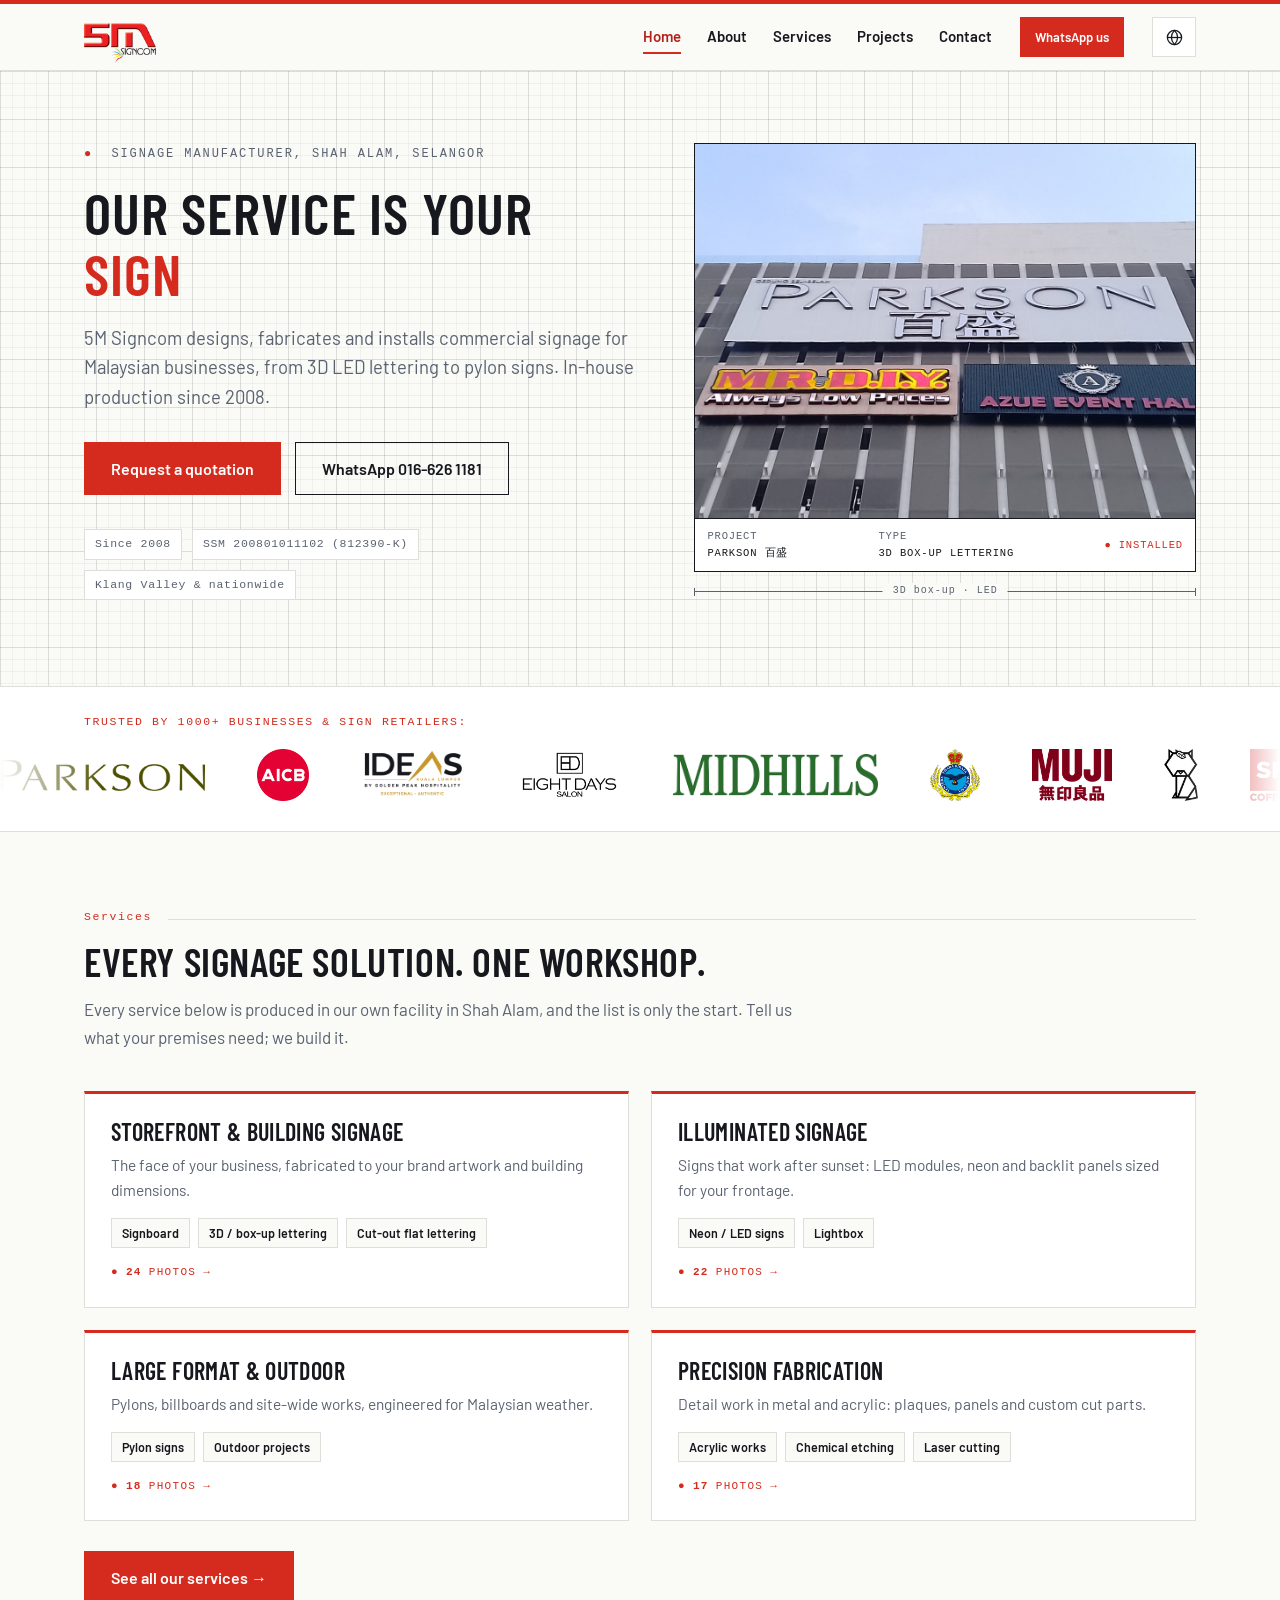
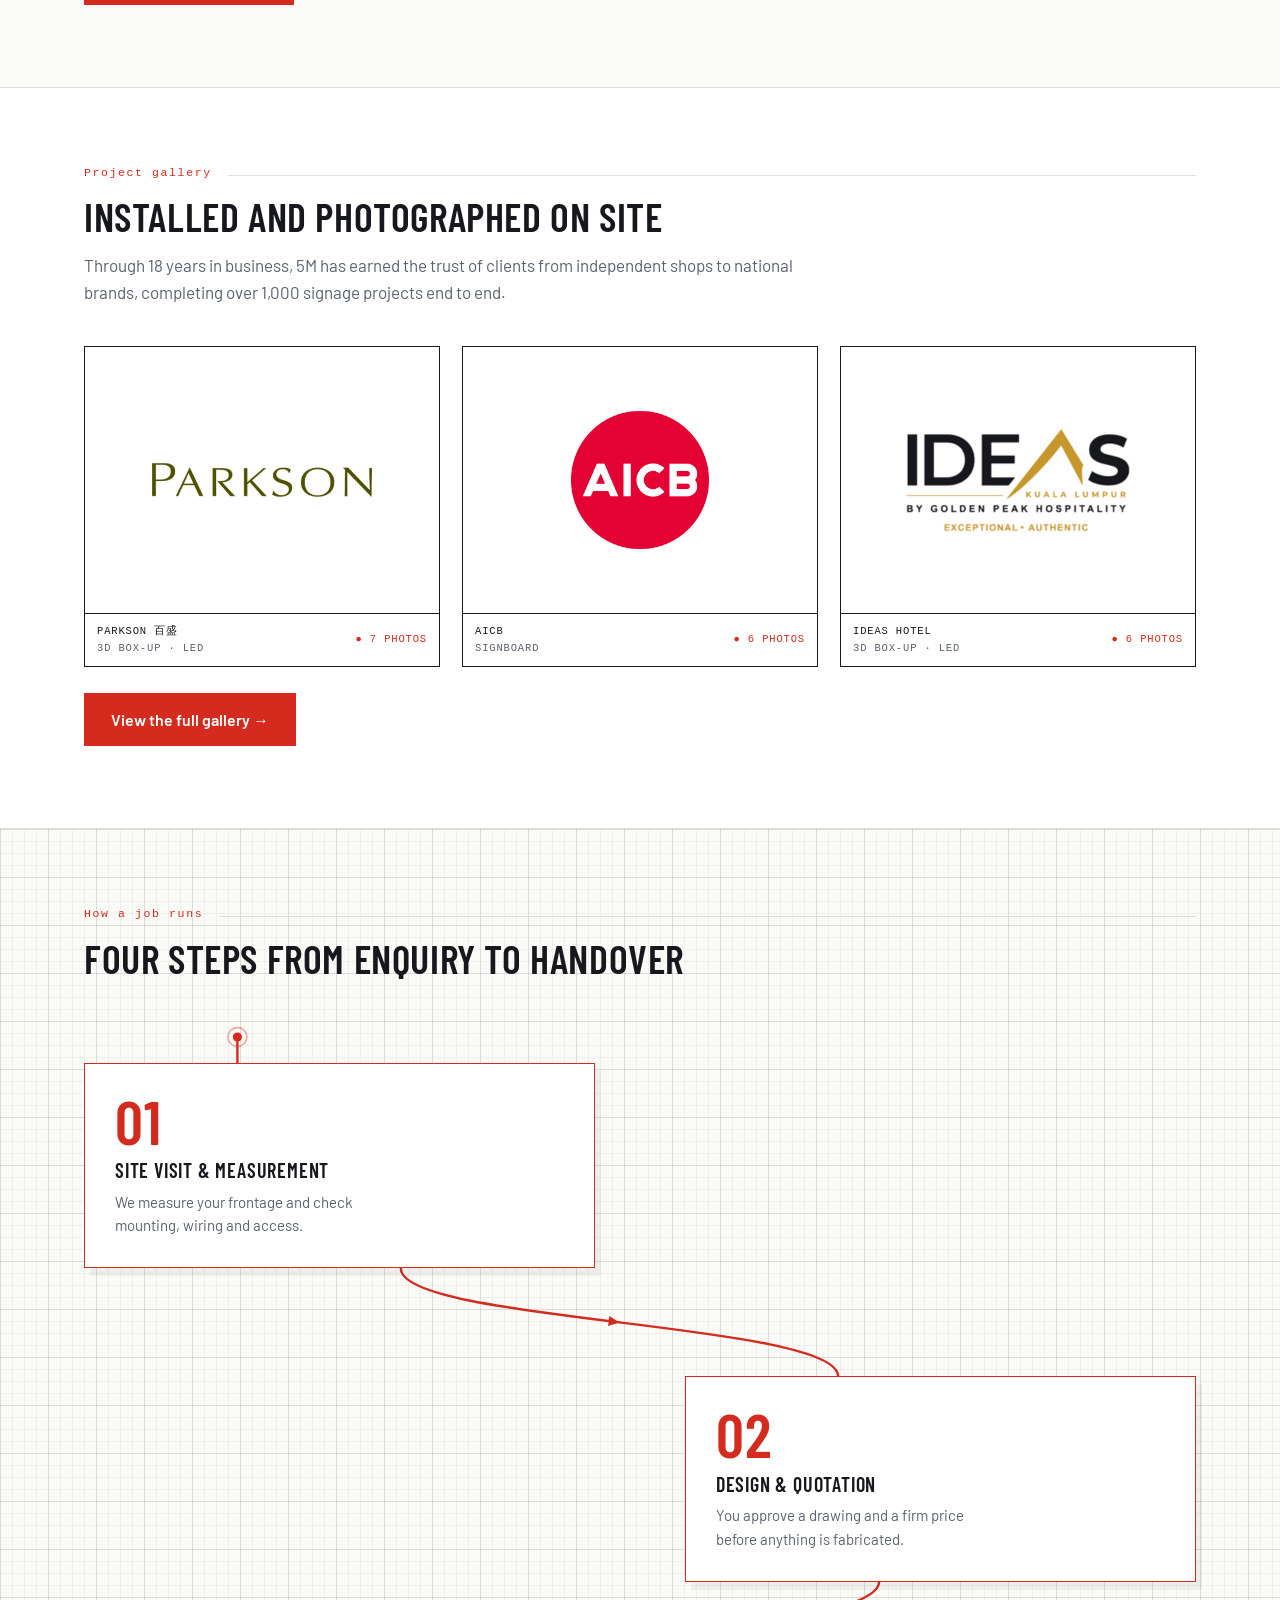
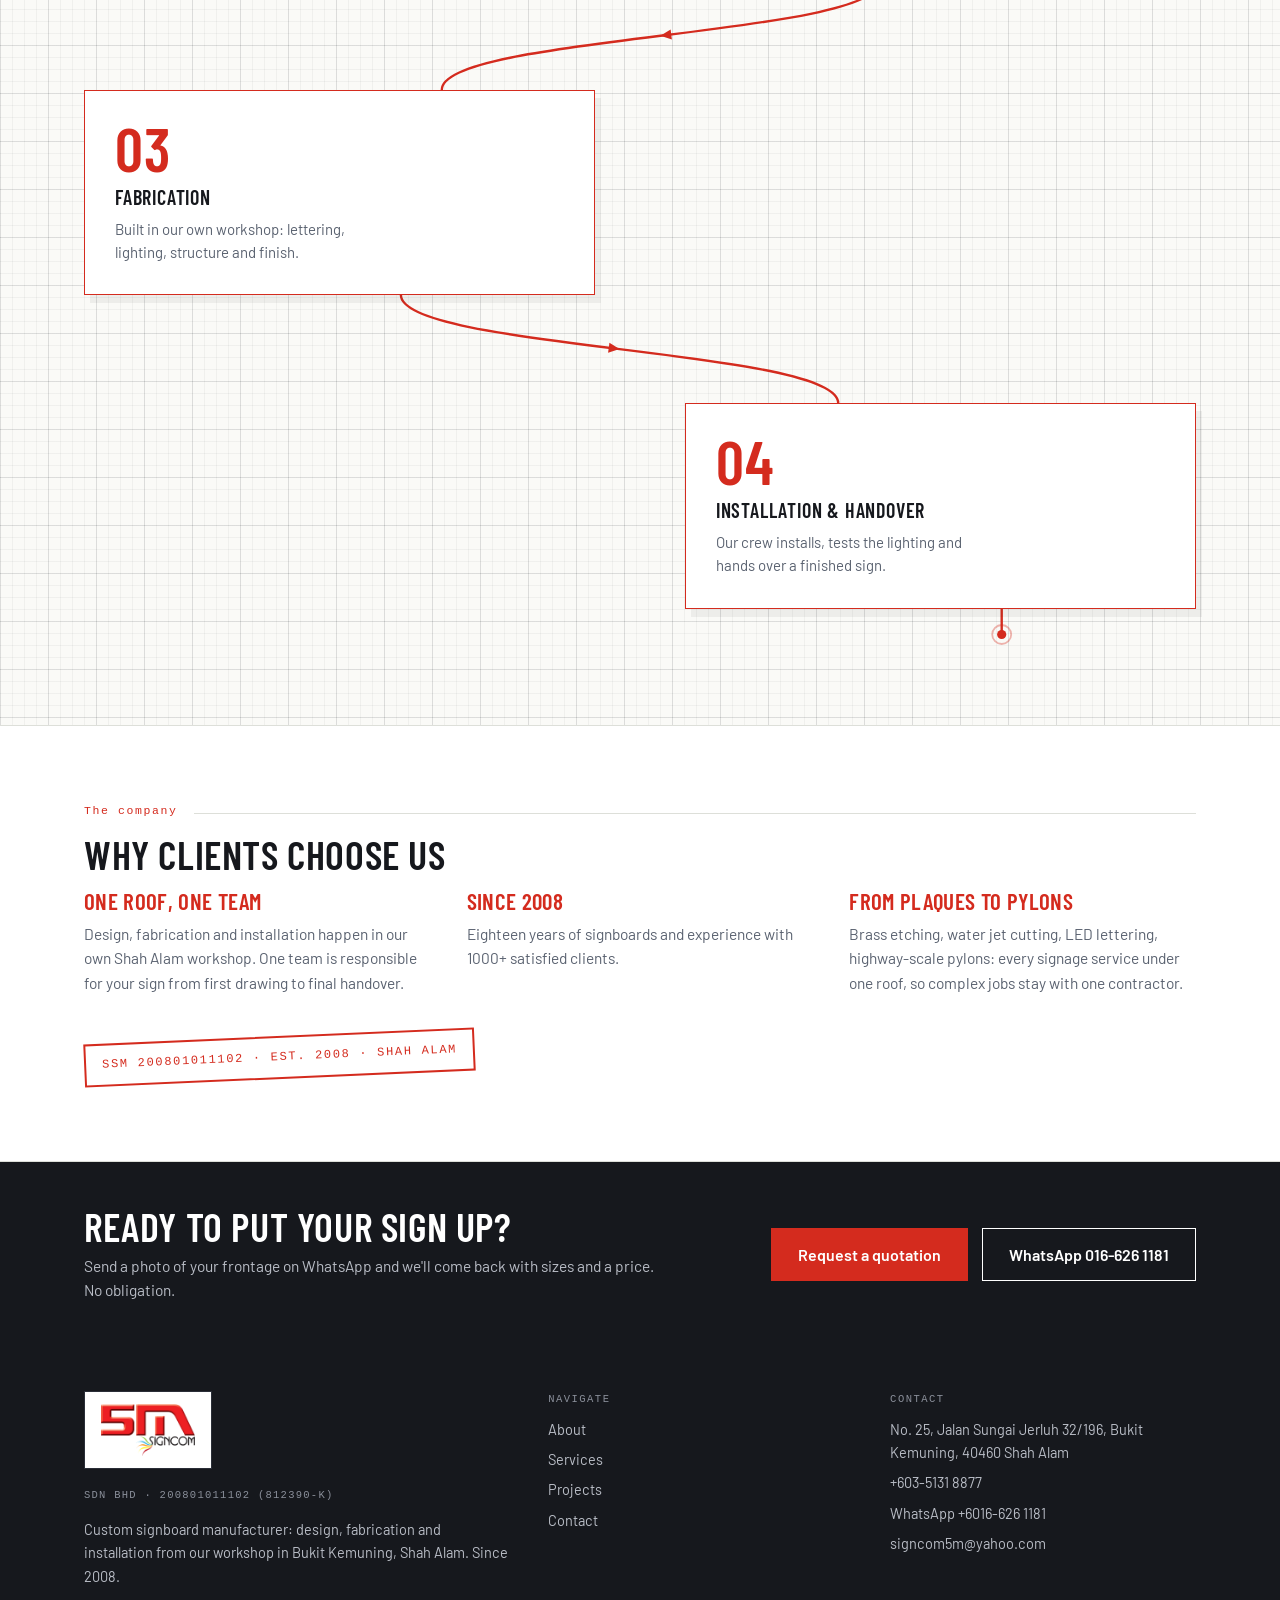
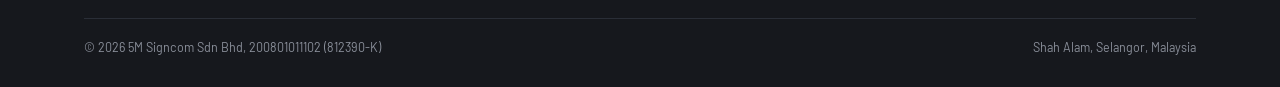
<file: site/index.html>
<!doctype html>
<html lang="en">
<head>
<meta charset="utf-8">
<meta name="viewport" content="width=device-width, initial-scale=1">
<meta http-equiv="Content-Security-Policy" content="default-src 'self'; script-src 'self' https://www.googletagmanager.com https://www.googleadservices.com https://www.google.com; style-src 'self' 'unsafe-inline'; img-src 'self' data: https://www.googletagmanager.com https://www.googleadservices.com https://googleads.g.doubleclick.net https://pagead2.googlesyndication.com https://www.google.com https://www.google.com.my; font-src 'self'; frame-src https://www.google.com https://maps.google.com https://consent.google.com; connect-src 'self' https://www.googletagmanager.com https://www.googleadservices.com https://googleads.g.doubleclick.net https://pagead2.googlesyndication.com https://www.google.com https://www.google.com.my https://ad.doubleclick.net; object-src 'none'; base-uri 'self'; form-action 'self'">
<!-- Google tag (gtag.js) -->
<script async src="https://www.googletagmanager.com/gtag/js?id=AW-16679399863"></script>
<script src="assets/js/gtag-init.js?v=20260922a"></script>
<title>Signboard Maker in Shah Alam Since 2008 | 5M Signcom</title>
<meta name="description" content="Signboard maker in Shah Alam since 2008: 3D box-up lettering, LED signs, lightboxes, acrylic and pylon signs. Get a free quote on WhatsApp.">
<meta property="og:site_name" content="5M Signcom Sdn Bhd">
<meta property="og:type" content="website">
<meta property="og:title" content="Signboard Maker in Shah Alam Since 2008 | 5M Signcom">
<meta property="og:description" content="Signboard maker in Shah Alam since 2008: 3D box-up lettering, LED signs, lightboxes, acrylic and pylon signs. Get a free quote on WhatsApp.">
<script type="application/ld+json">
{
  "@context": "https://schema.org",
  "@type": "LocalBusiness",
  "name": "5M Signcom Sdn Bhd",
  "alternateName": "5M Signcom",
  "description": "Custom signboard manufacturer in Shah Alam, Malaysia: design, fabrication and installation of commercial signage since 2008. Signboards, 3D LED lettering, lightboxes, acrylic and cut-out lettering, chemical etching, pylon signs and outdoor projects.",
  "telephone": "+60351318877",
  "email": "signcom5m@yahoo.com",
  "foundingDate": "2008",
  "identifier": "200801011102 (812390-K)",
  "address": {
    "@type": "PostalAddress",
    "streetAddress": "No. 25, Jalan Sungai Jerluh 32/196, Bukit Kemuning",
    "addressLocality": "Shah Alam",
    "addressRegion": "Selangor",
    "postalCode": "40460",
    "addressCountry": "MY"
  },
  "areaServed": "Malaysia"
}
</script>
<link rel="icon" type="image/png" href="assets/img/favicon.png">
<link rel="stylesheet" href="assets/css/site.css?v=20260922a">
</head>
<body class="home-page">

<header class="topbar">
  <div class="container topbar-inner">
    <a class="brand" href="index.html" aria-label="5M Signcom, home">
      <img class="brand-logo" src="assets/img/logo.png" alt="5M Signcom" width="440" height="244">
    </a>
    <nav class="nav" id="nav" aria-label="Main">
      <a href="index.html" aria-current="page" data-i18n="nav_home">Home</a>
      <a href="about.html" data-i18n="nav_about">About</a>
      <a href="services.html" data-i18n="nav_services">Services</a>
      <a href="gallery.html" data-i18n="nav_projects">Projects</a>
      <a href="contact.html" data-i18n="nav_contact">Contact</a>
    </nav>
    <a class="btn btn-red top-wa" href="https://wa.me/60166261181" target="_blank" rel="noopener" data-i18n="nav_wa">WhatsApp us</a>
    <a class="wa-icon" href="https://wa.me/60166261181" target="_blank" rel="noopener" aria-label="WhatsApp us" data-i18n-attr="aria-label:nav_wa"><svg viewBox="0 0 24 24" width="20" height="20" fill="currentColor" aria-hidden="true"><path d="M17.472 14.382c-.297-.149-1.758-.867-2.03-.967-.273-.099-.471-.148-.67.15-.197.297-.767.966-.94 1.164-.173.199-.347.223-.644.075-.297-.15-1.255-.463-2.39-1.475-.883-.788-1.48-1.761-1.653-2.059-.173-.297-.018-.458.13-.606.134-.133.297-.347.446-.52.149-.174.198-.298.298-.497.099-.198.05-.371-.025-.52-.075-.149-.669-1.612-.916-2.207-.242-.579-.487-.5-.669-.51-.173-.008-.371-.01-.57-.01-.198 0-.52.074-.792.372-.272.297-1.04 1.016-1.04 2.479 0 1.462 1.065 2.875 1.213 3.074.149.198 2.096 3.2 5.077 4.487.709.306 1.262.489 1.694.625.712.227 1.36.195 1.871.118.571-.085 1.758-.719 2.006-1.413.248-.694.248-1.289.173-1.413-.074-.124-.272-.198-.57-.347m-5.421 7.403h-.004a9.87 9.87 0 01-5.031-1.378l-.361-.214-3.741.982.998-3.648-.235-.374a9.86 9.86 0 01-1.51-5.26c.001-5.45 4.436-9.884 9.888-9.884 2.64 0 5.122 1.03 6.988 2.898a9.825 9.825 0 012.893 6.994c-.003 5.45-4.437 9.884-9.885 9.884m8.413-18.297A11.815 11.815 0 0012.05 0C5.495 0 .16 5.335.157 11.892c0 2.096.547 4.142 1.588 5.945L.057 24l6.305-1.654a11.882 11.882 0 005.683 1.448h.005c6.554 0 11.89-5.335 11.893-11.893a11.821 11.821 0 00-3.48-8.413z"/></svg></a>
    <div class="lang">
      <button type="button" class="lang-btn" id="langBtn" aria-haspopup="true" aria-expanded="false" aria-label="Language" data-i18n-attr="aria-label:lang_label">
        <svg viewBox="0 0 24 24" width="19" height="19" fill="none" stroke="currentColor" stroke-width="1.6" aria-hidden="true"><circle cx="12" cy="12" r="9"/><path d="M3 12h18"/><path d="M12 3c2.5 2.6 3.9 5.6 3.9 9s-1.4 6.4-3.9 9c-2.5-2.6-3.9-5.6-3.9-9s1.4-6.4 3.9-9z"/></svg>
      </button>
      <div class="lang-menu" hidden>
        <button type="button" data-lang="en" aria-pressed="true">English</button>
        <button type="button" data-lang="ms" aria-pressed="false">Bahasa Melayu</button>
        <button type="button" data-lang="zh" aria-pressed="false">中文</button>
      </div>
    </div>
    <button class="menu-btn" id="menuBtn" aria-expanded="false" aria-controls="nav" aria-label="Menu" data-i18n-attr="aria-label:nav_menu"><span class="menu-bars" aria-hidden="true"><span></span><span></span><span></span></span></button>
  </div>
</header>

<main id="top">
  <section class="hero">
    <div class="container hero-inner">
      <div>
        <p class="eyebrow mono"><b>●</b>&nbsp; <span data-i18n="hero_eyebrow">Signage manufacturer, Shah Alam, Selangor</span></p>
        <h1 class="display"><span data-i18n="hero_h1">Our service is your </span><span class="h1-sign" data-i18n="hero_h1_sign">SIGN</span></h1>
        <p class="hero-sub" data-i18n="hero_sub">5M Signcom designs, fabricates and installs commercial signage for Malaysian businesses, from 3D LED lettering to pylon signs. In-house production since 2008.</p>
        <div class="cta-row">
          <a class="btn btn-red" href="contact.html" data-i18n="cta_quote">Request a quotation</a>
          <a class="btn btn-ghost" href="https://wa.me/60166261181" target="_blank" rel="noopener">WhatsApp 016-626 1181</a>
        </div>
        <div class="chips">
          <span class="chip mono" data-i18n="chip_since">Since 2008</span>
          <span class="chip mono">SSM 200801011102 (812390-K)</span>
          <span class="chip mono" data-i18n="chip_area">Klang Valley &amp; nationwide</span>
        </div>
      </div>
      <div class="hero-sheet">
        <figure class="sheet">
          <div class="sheet-photo">
            <img src="assets/img/gallery/parkson/parkson-01.jpg" alt="Parkson 3D box-up lettering on a mall facade, fabricated and installed by 5M Signcom" width="1159" height="869">
          </div>
          <figcaption class="sheet-block mono">
            <span><span data-i18n="lbl_project">Project</span><b>Parkson 百盛</b></span>
            <span><span data-i18n="lbl_type">Type</span><b data-i18n="type_3d">3D box-up lettering</b></span>
            <span class="sheet-status" data-i18n="lbl_installed">● Installed</span>
          </figcaption>
        </figure>
        <div class="dim" aria-hidden="true">
          <span class="dim-line"></span>
          <span class="dim-label mono" data-i18n="type_3dled">3D box-up · LED</span>
        </div>
      </div>
    </div>
  </section>

  <div class="clients">
    <div class="container">
      <span class="clients-label mono" data-i18n="clients_label">Trusted by 1000+ businesses &amp; sign retailers:</span>
    </div>
    <div class="clients-marquee">
      <div class="clients-track">
        <span class="client-logo"><img src="assets/img/logos/brands/parkson.png" alt="Parkson" loading="lazy"></span>
        <span class="client-logo"><img src="assets/img/logos/brands/aicb.png" alt="AICB" loading="lazy"></span>
        <span class="client-logo"><img src="assets/img/logos/brands/ideas.png" alt="Ideas Hotel" loading="lazy"></span>
        <span class="client-logo"><img src="assets/img/logos/brands/8days.png" alt="Eight Days Salon" loading="lazy"></span>
        <span class="client-logo"><img src="assets/img/logos/brands/midhills.png" alt="Midhills" loading="lazy"></span>
        <span class="client-logo"><img src="assets/img/logos/brands/tudm.png" alt="TUDM" loading="lazy"></span>
        <span class="client-logo"><img src="assets/img/logos/brands/muji.png" alt="MUJI" loading="lazy"></span>
        <span class="client-logo"><img src="assets/img/logos/brands/nikoneko.png" alt="Niko Neko Matcha" loading="lazy"></span>
        <span class="client-logo"><img src="assets/img/logos/brands/sfc.png" alt="San Francisco Coffee" loading="lazy"></span>
        <span class="client-logo"><img src="assets/img/logos/brands/vivace.png" alt="Vivace Dance Academy" loading="lazy"></span>
        <span class="client-logo"><img src="assets/img/logos/brands/sireh.png" alt="Sireh Selera House" loading="lazy"></span>
        <span class="client-logo"><img src="assets/img/logos/brands/grandflexible.png" alt="Grand Flexible Bags" loading="lazy"></span>
        <span class="client-logo" aria-hidden="true"><img src="assets/img/logos/brands/parkson.png" alt="" loading="lazy"></span>
        <span class="client-logo" aria-hidden="true"><img src="assets/img/logos/brands/aicb.png" alt="" loading="lazy"></span>
        <span class="client-logo" aria-hidden="true"><img src="assets/img/logos/brands/ideas.png" alt="" loading="lazy"></span>
        <span class="client-logo" aria-hidden="true"><img src="assets/img/logos/brands/8days.png" alt="" loading="lazy"></span>
        <span class="client-logo" aria-hidden="true"><img src="assets/img/logos/brands/midhills.png" alt="" loading="lazy"></span>
        <span class="client-logo" aria-hidden="true"><img src="assets/img/logos/brands/tudm.png" alt="" loading="lazy"></span>
        <span class="client-logo" aria-hidden="true"><img src="assets/img/logos/brands/muji.png" alt="" loading="lazy"></span>
        <span class="client-logo" aria-hidden="true"><img src="assets/img/logos/brands/nikoneko.png" alt="" loading="lazy"></span>
        <span class="client-logo" aria-hidden="true"><img src="assets/img/logos/brands/sfc.png" alt="" loading="lazy"></span>
        <span class="client-logo" aria-hidden="true"><img src="assets/img/logos/brands/vivace.png" alt="" loading="lazy"></span>
        <span class="client-logo" aria-hidden="true"><img src="assets/img/logos/brands/sireh.png" alt="" loading="lazy"></span>
        <span class="client-logo" aria-hidden="true"><img src="assets/img/logos/brands/grandflexible.png" alt="" loading="lazy"></span>
        <span class="client-logo" aria-hidden="true"><img src="assets/img/logos/brands/parkson.png" alt="" loading="lazy"></span>
        <span class="client-logo" aria-hidden="true"><img src="assets/img/logos/brands/aicb.png" alt="" loading="lazy"></span>
        <span class="client-logo" aria-hidden="true"><img src="assets/img/logos/brands/ideas.png" alt="" loading="lazy"></span>
        <span class="client-logo" aria-hidden="true"><img src="assets/img/logos/brands/8days.png" alt="" loading="lazy"></span>
        <span class="client-logo" aria-hidden="true"><img src="assets/img/logos/brands/midhills.png" alt="" loading="lazy"></span>
        <span class="client-logo" aria-hidden="true"><img src="assets/img/logos/brands/tudm.png" alt="" loading="lazy"></span>
        <span class="client-logo" aria-hidden="true"><img src="assets/img/logos/brands/muji.png" alt="" loading="lazy"></span>
        <span class="client-logo" aria-hidden="true"><img src="assets/img/logos/brands/nikoneko.png" alt="" loading="lazy"></span>
        <span class="client-logo" aria-hidden="true"><img src="assets/img/logos/brands/sfc.png" alt="" loading="lazy"></span>
        <span class="client-logo" aria-hidden="true"><img src="assets/img/logos/brands/vivace.png" alt="" loading="lazy"></span>
        <span class="client-logo" aria-hidden="true"><img src="assets/img/logos/brands/sireh.png" alt="" loading="lazy"></span>
        <span class="client-logo" aria-hidden="true"><img src="assets/img/logos/brands/grandflexible.png" alt="" loading="lazy"></span>
        <span class="client-logo" aria-hidden="true"><img src="assets/img/logos/brands/parkson.png" alt="" loading="lazy"></span>
        <span class="client-logo" aria-hidden="true"><img src="assets/img/logos/brands/aicb.png" alt="" loading="lazy"></span>
        <span class="client-logo" aria-hidden="true"><img src="assets/img/logos/brands/ideas.png" alt="" loading="lazy"></span>
        <span class="client-logo" aria-hidden="true"><img src="assets/img/logos/brands/8days.png" alt="" loading="lazy"></span>
        <span class="client-logo" aria-hidden="true"><img src="assets/img/logos/brands/midhills.png" alt="" loading="lazy"></span>
        <span class="client-logo" aria-hidden="true"><img src="assets/img/logos/brands/tudm.png" alt="" loading="lazy"></span>
        <span class="client-logo" aria-hidden="true"><img src="assets/img/logos/brands/muji.png" alt="" loading="lazy"></span>
        <span class="client-logo" aria-hidden="true"><img src="assets/img/logos/brands/nikoneko.png" alt="" loading="lazy"></span>
        <span class="client-logo" aria-hidden="true"><img src="assets/img/logos/brands/sfc.png" alt="" loading="lazy"></span>
        <span class="client-logo" aria-hidden="true"><img src="assets/img/logos/brands/vivace.png" alt="" loading="lazy"></span>
        <span class="client-logo" aria-hidden="true"><img src="assets/img/logos/brands/sireh.png" alt="" loading="lazy"></span>
        <span class="client-logo" aria-hidden="true"><img src="assets/img/logos/brands/grandflexible.png" alt="" loading="lazy"></span>
        <span class="client-logo" aria-hidden="true"><img src="assets/img/logos/brands/parkson.png" alt="" loading="lazy"></span>
        <span class="client-logo" aria-hidden="true"><img src="assets/img/logos/brands/aicb.png" alt="" loading="lazy"></span>
        <span class="client-logo" aria-hidden="true"><img src="assets/img/logos/brands/ideas.png" alt="" loading="lazy"></span>
        <span class="client-logo" aria-hidden="true"><img src="assets/img/logos/brands/8days.png" alt="" loading="lazy"></span>
        <span class="client-logo" aria-hidden="true"><img src="assets/img/logos/brands/midhills.png" alt="" loading="lazy"></span>
        <span class="client-logo" aria-hidden="true"><img src="assets/img/logos/brands/tudm.png" alt="" loading="lazy"></span>
        <span class="client-logo" aria-hidden="true"><img src="assets/img/logos/brands/muji.png" alt="" loading="lazy"></span>
        <span class="client-logo" aria-hidden="true"><img src="assets/img/logos/brands/nikoneko.png" alt="" loading="lazy"></span>
        <span class="client-logo" aria-hidden="true"><img src="assets/img/logos/brands/sfc.png" alt="" loading="lazy"></span>
        <span class="client-logo" aria-hidden="true"><img src="assets/img/logos/brands/vivace.png" alt="" loading="lazy"></span>
        <span class="client-logo" aria-hidden="true"><img src="assets/img/logos/brands/sireh.png" alt="" loading="lazy"></span>
        <span class="client-logo" aria-hidden="true"><img src="assets/img/logos/brands/grandflexible.png" alt="" loading="lazy"></span>
        <span class="client-logo" aria-hidden="true"><img src="assets/img/logos/brands/parkson.png" alt="" loading="lazy"></span>
        <span class="client-logo" aria-hidden="true"><img src="assets/img/logos/brands/aicb.png" alt="" loading="lazy"></span>
        <span class="client-logo" aria-hidden="true"><img src="assets/img/logos/brands/ideas.png" alt="" loading="lazy"></span>
        <span class="client-logo" aria-hidden="true"><img src="assets/img/logos/brands/8days.png" alt="" loading="lazy"></span>
        <span class="client-logo" aria-hidden="true"><img src="assets/img/logos/brands/midhills.png" alt="" loading="lazy"></span>
        <span class="client-logo" aria-hidden="true"><img src="assets/img/logos/brands/tudm.png" alt="" loading="lazy"></span>
        <span class="client-logo" aria-hidden="true"><img src="assets/img/logos/brands/muji.png" alt="" loading="lazy"></span>
        <span class="client-logo" aria-hidden="true"><img src="assets/img/logos/brands/nikoneko.png" alt="" loading="lazy"></span>
        <span class="client-logo" aria-hidden="true"><img src="assets/img/logos/brands/sfc.png" alt="" loading="lazy"></span>
        <span class="client-logo" aria-hidden="true"><img src="assets/img/logos/brands/vivace.png" alt="" loading="lazy"></span>
        <span class="client-logo" aria-hidden="true"><img src="assets/img/logos/brands/sireh.png" alt="" loading="lazy"></span>
        <span class="client-logo" aria-hidden="true"><img src="assets/img/logos/brands/grandflexible.png" alt="" loading="lazy"></span>
      </div>
    </div>
  </div>

  <section class="section" id="services">
    <div class="container">
      <div class="sec-tag"><span class="mono" data-i18n="tag_services">Services</span><span class="rule"></span></div>
      <h2 class="display" data-i18n="services_h2">Every signage solution. One workshop.</h2>
      <p class="sec-intro" data-i18n="services_intro">Every service below is produced in our own facility in Shah Alam, and the list is only the start. Tell us what your premises need; we build it.</p>
      <div class="svc-grid">
        <div class="svc-card proj-item" data-cat="signboard,3d,cutout">
          <h3 class="display" data-i18n="svc1_h">Storefront &amp; building signage</h3>
          <p data-i18n="svc1_p">The face of your business, fabricated to your brand artwork and building dimensions.</p>
          <div class="svc-tags">
            <span data-i18n="s_signboard">Signboard</span>
            <span data-i18n="s_3d">3D / box-up lettering</span>
            <span data-i18n="s_cutout">Cut-out flat lettering</span>
          </div>
          <div class="svc-open mono">● <span class="gl-count">0</span> <span data-i18n="gl_photos">photos</span> →</div>
        </div>
        <div class="svc-card proj-item" data-cat="3dled,lightbox">
          <h3 class="display" data-i18n="svc2_h">Illuminated signage</h3>
          <p data-i18n="svc2_p">Signs that work after sunset: LED modules, neon and backlit panels sized for your frontage.</p>
          <div class="svc-tags">
            <span data-i18n="s_led">Neon / LED signs</span>
            <span data-i18n="s_lightbox">Lightbox</span>
          </div>
          <div class="svc-open mono">● <span class="gl-count">0</span> <span data-i18n="gl_photos">photos</span> →</div>
        </div>
        <div class="svc-card proj-item" data-cat="pylon,outdoor">
          <h3 class="display" data-i18n="svc3_h">Large format &amp; outdoor</h3>
          <p data-i18n="svc3_p">Pylons, billboards and site-wide works, engineered for Malaysian weather.</p>
          <div class="svc-tags">
            <span data-i18n="s_pylon">Pylon signs</span>
            <span data-i18n="s_outdoor">Outdoor projects</span>
          </div>
          <div class="svc-open mono">● <span class="gl-count">0</span> <span data-i18n="gl_photos">photos</span> →</div>
        </div>
        <div class="svc-card proj-item" data-cat="acrylic,etching,laser">
          <h3 class="display" data-i18n="svc4_h">Precision fabrication</h3>
          <p data-i18n="svc4_p">Detail work in metal and acrylic: plaques, panels and custom cut parts.</p>
          <div class="svc-tags">
            <span data-i18n="s_acrylic">Acrylic works</span>
            <span data-i18n="s_etching">Chemical etching</span>
            <span data-i18n="s_laser">Laser cutting</span>
          </div>
          <div class="svc-open mono">● <span class="gl-count">0</span> <span data-i18n="gl_photos">photos</span> →</div>
        </div>
      </div>
      <div class="svc-more"><a class="btn btn-red" href="services.html" data-i18n="home_svc_more">See all our services →</a></div>
    </div>
  </section>

  <section class="section section-alt" id="projects">
    <div class="container">
      <div class="sec-tag"><span class="mono" data-i18n="tag_projects">Project gallery</span><span class="rule"></span></div>
      <h2 class="display" data-i18n="projects_h2">Installed and photographed on site</h2>
      <p class="sec-intro" data-i18n="projects_intro">Through 18 years in business, 5M has earned the trust of clients from independent shops to national brands, completing over 1,000 signage projects end to end.</p>
      <div class="proj-grid">
        <figure class="sheet proj-item" data-cat="parkson">
          <div class="sheet-photo"><img src="assets/img/gallery/thumbs/parkson.png" alt="Parkson logo. Opens a photo slider of our Parkson signage work." loading="lazy"></div>
          <figcaption class="sheet-block mono"><span><b>Parkson 百盛</b><span data-i18n="type_3dled">3D box-up · LED</span></span><span class="sheet-status">● 7 <span data-i18n="gl_photos">photos</span></span></figcaption>
        </figure>
        <figure class="sheet proj-item" data-cat="aicb">
          <div class="sheet-photo"><img src="assets/img/gallery/thumbs/aicb.png" alt="AICB logo. Opens a photo slider of our AICB signage work." loading="lazy"></div>
          <figcaption class="sheet-block mono"><span><b>AICB</b><span data-i18n="s_signboard">Signboard</span></span><span class="sheet-status">● 6 <span data-i18n="gl_photos">photos</span></span></figcaption>
        </figure>
        <figure class="sheet proj-item" data-cat="ideas">
          <div class="sheet-photo"><img src="assets/img/gallery/thumbs/ideas.png" alt="Ideas Hotel logo. Opens a photo slider of our Ideas Hotel signage work." loading="lazy"></div>
          <figcaption class="sheet-block mono"><span><b>Ideas Hotel</b><span data-i18n="type_3dled">3D box-up · LED</span></span><span class="sheet-status">● 6 <span data-i18n="gl_photos">photos</span></span></figcaption>
        </figure>
      </div>
      <p style="margin-top:26px;"><a class="btn btn-red" href="gallery.html" data-i18n="home_proj_more">View the full gallery →</a></p>
    </div>
  </section>

  <section class="section section-grid" id="process">
    <div class="container">
      <div class="sec-tag"><span class="mono" data-i18n="tag_process">How a job runs</span><span class="rule"></span></div>
      <h2 class="display" data-i18n="process_h2">Four steps from enquiry to handover</h2>
      <div class="flow">
        <svg class="flow-thread" aria-hidden="true" focusable="false"></svg>
        <article class="flow-step">
          <div class="flow-num display" aria-hidden="true">01</div>
          <h3 class="display" data-i18n="step1_h">Site visit &amp; measurement</h3>
          <p data-i18n="step1_p">We measure your frontage and check mounting, wiring and access.</p>
        </article>
        <article class="flow-step">
          <div class="flow-num display" aria-hidden="true">02</div>
          <h3 class="display" data-i18n="step2_h">Design &amp; quotation</h3>
          <p data-i18n="step2_p">You approve a drawing and a firm price before anything is fabricated.</p>
        </article>
        <article class="flow-step">
          <div class="flow-num display" aria-hidden="true">03</div>
          <h3 class="display" data-i18n="step3_h">Fabrication</h3>
          <p data-i18n="step3_p">Built in our own workshop: lettering, lighting, structure and finish.</p>
        </article>
        <article class="flow-step">
          <div class="flow-num display" aria-hidden="true">04</div>
          <h3 class="display" data-i18n="step4_h">Installation &amp; handover</h3>
          <p data-i18n="step4_p">Our crew installs, tests the lighting and hands over a finished sign.</p>
        </article>
      </div>
    </div>
  </section>

  <section class="section section-alt" id="why">
    <div class="container">
      <div class="sec-tag"><span class="mono" data-i18n="tag_why">The company</span><span class="rule"></span></div>
      <h2 class="display" data-i18n="why_h2">Why clients choose us</h2>
      <div class="why-grid">
        <div class="why-item">
          <h3 class="display" data-i18n="why1_h">One roof, one team</h3>
          <p data-i18n="why1_p">Design, fabrication and installation happen in our own Shah Alam workshop. One team is responsible for your sign from first drawing to final handover.</p>
        </div>
        <div class="why-item">
          <h3 class="display" data-i18n="why2_h">Since 2008</h3>
          <p data-i18n="why2_p">Eighteen years of signboards and experience with 1000+ satisfied clients.</p>
        </div>
        <div class="why-item">
          <h3 class="display" data-i18n="why3_h">From plaques to pylons</h3>
          <p data-i18n="why3_p">Brass etching, water jet cutting, LED lettering, highway-scale pylons: every signage service under one roof, so complex jobs stay with one contractor.</p>
        </div>
      </div>
      <div class="stamp mono" data-i18n="stamp">SSM 200801011102 · EST. 2008 · SHAH ALAM</div>
    </div>
  </section>

  <section class="cta-band">
    <div class="container cta-band-inner">
      <div>
        <h2 class="display" data-i18n="cta_band_h">Ready to put your sign up?</h2>
        <p data-i18n="cta_band_p">Send a photo of your frontage on WhatsApp and we'll come back with sizes and a price. No obligation.</p>
      </div>
      <div class="cta-row" style="margin:0;">
        <a class="btn btn-red" href="contact.html" data-i18n="cta_quote">Request a quotation</a>
        <a class="btn btn-ghost" href="https://wa.me/60166261181" target="_blank" rel="noopener">WhatsApp 016-626 1181</a>
      </div>
    </div>
  </section>
</main>

<footer>
  <div class="container">
    <div class="foot-grid">
      <div>
        <a class="foot-logo" href="index.html" aria-label="5M Signcom, home">
          <img src="assets/img/logo.png" alt="5M Signcom Sdn Bhd" width="440" height="244">
        </a>
        <p class="mono" style="margin-top:12px;font-size:10.5px;letter-spacing:.12em;color:#8A8F9A;">SDN BHD · 200801011102 (812390-K)</p>
        <p style="margin-top:14px;max-width:34em;" data-i18n="foot_blurb">Custom signboard manufacturer: design, fabrication and installation from our workshop in Bukit Kemuning, Shah Alam. Since 2008.</p>
      </div>
      <div class="foot-col">
        <span class="mono" data-i18n="foot_nav">Navigate</span>
        <a href="about.html" data-i18n="nav_about">About</a>
        <a href="services.html" data-i18n="nav_services">Services</a>
        <a href="gallery.html" data-i18n="nav_projects">Projects</a>
        <a href="contact.html" data-i18n="nav_contact">Contact</a>
      </div>
      <div class="foot-col">
        <span class="mono" data-i18n="foot_contact">Contact</span>
        <p>No. 25, Jalan Sungai Jerluh 32/196, Bukit Kemuning, 40460 Shah Alam</p>
        <a href="tel:+60351318877">+603-5131 8877</a>
        <a href="https://wa.me/60166261181" target="_blank" rel="noopener">WhatsApp +6016-626 1181</a>
        <a href="mailto:signcom5m@yahoo.com">signcom5m@yahoo.com</a>
      </div>
    </div>
    <div class="foot-base">
      <span>© <span id="year">2026</span> 5M Signcom Sdn Bhd, 200801011102 (812390-K)</span>
      <span data-i18n="foot_made">Shah Alam, Selangor, Malaysia</span>
    </div>
  </div>
</footer>

<script src="assets/js/gallery-data.js?v=20260922a"></script>
<script src="assets/js/gallery.js?v=20260922a"></script>
<script src="assets/js/flow.js?v=20260922a"></script>
<script src="assets/js/site.js?v=20260922a"></script>
</body>
</html>
</file>
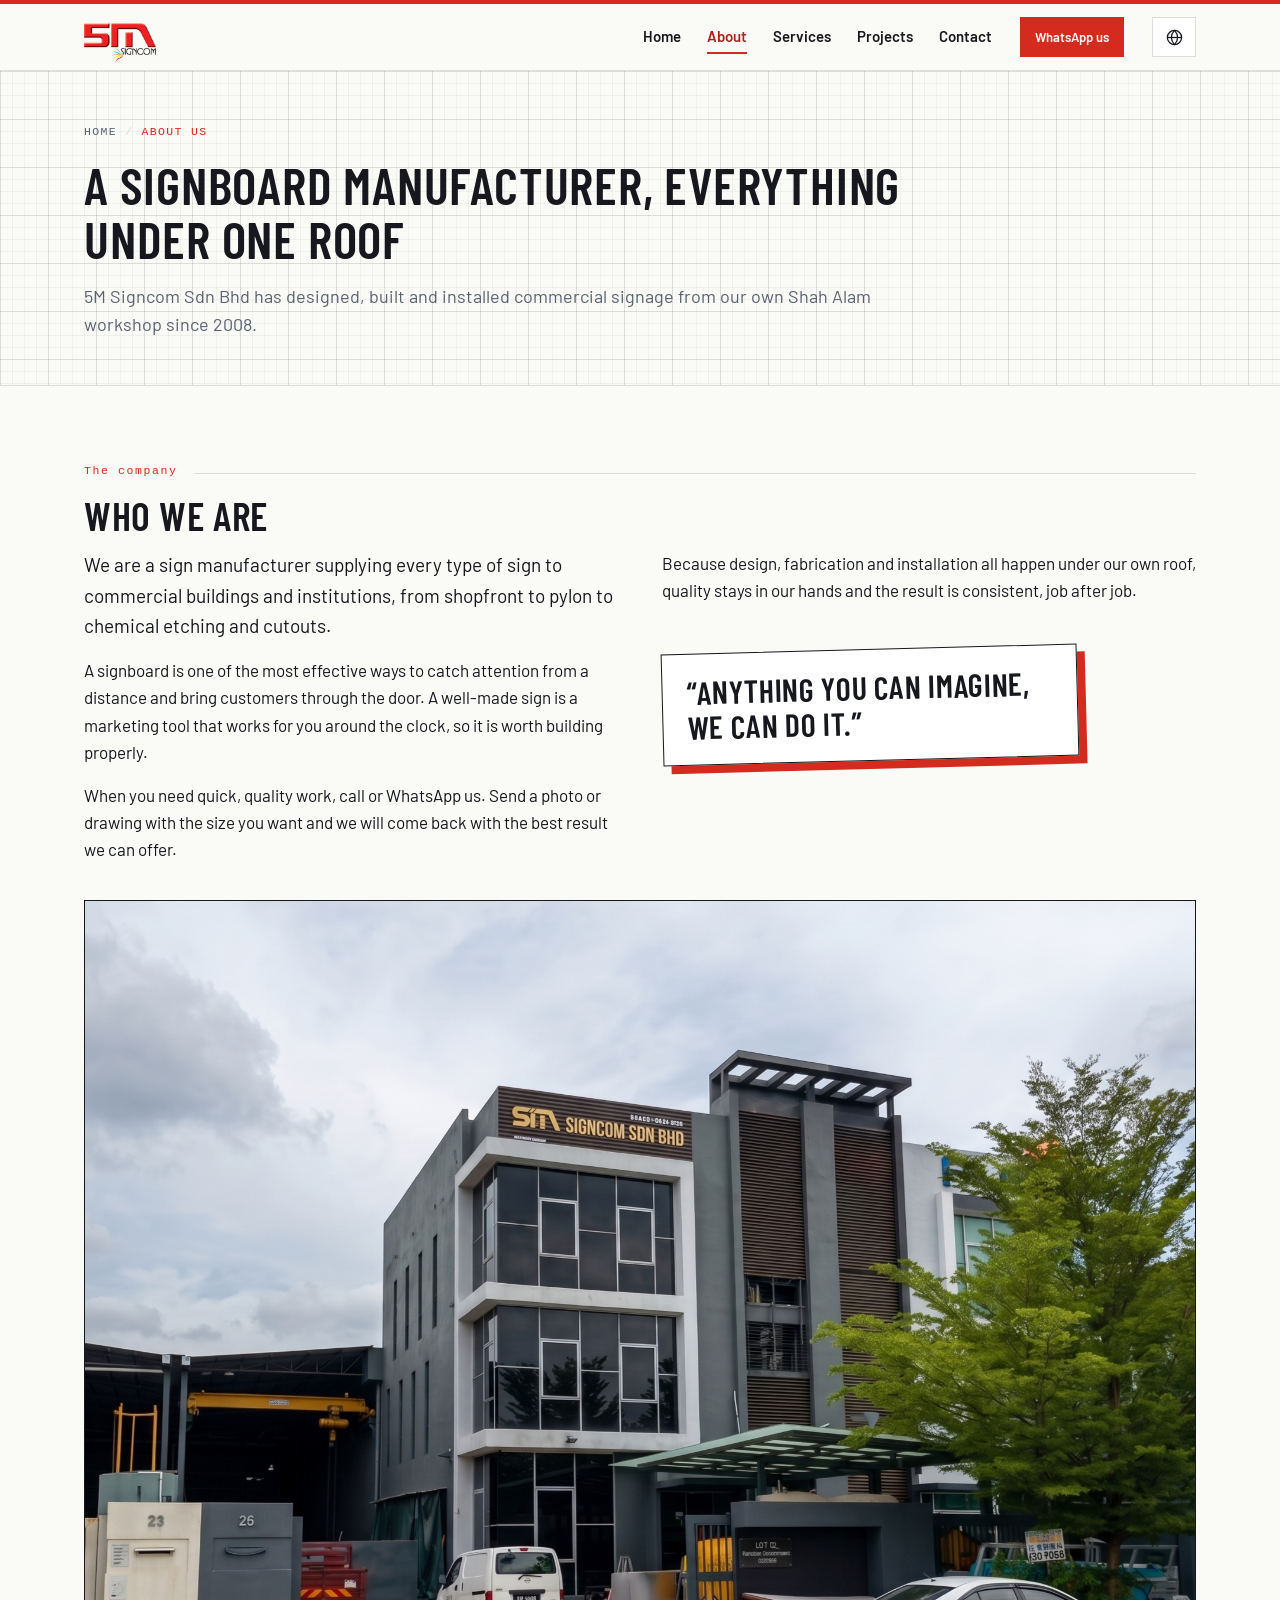
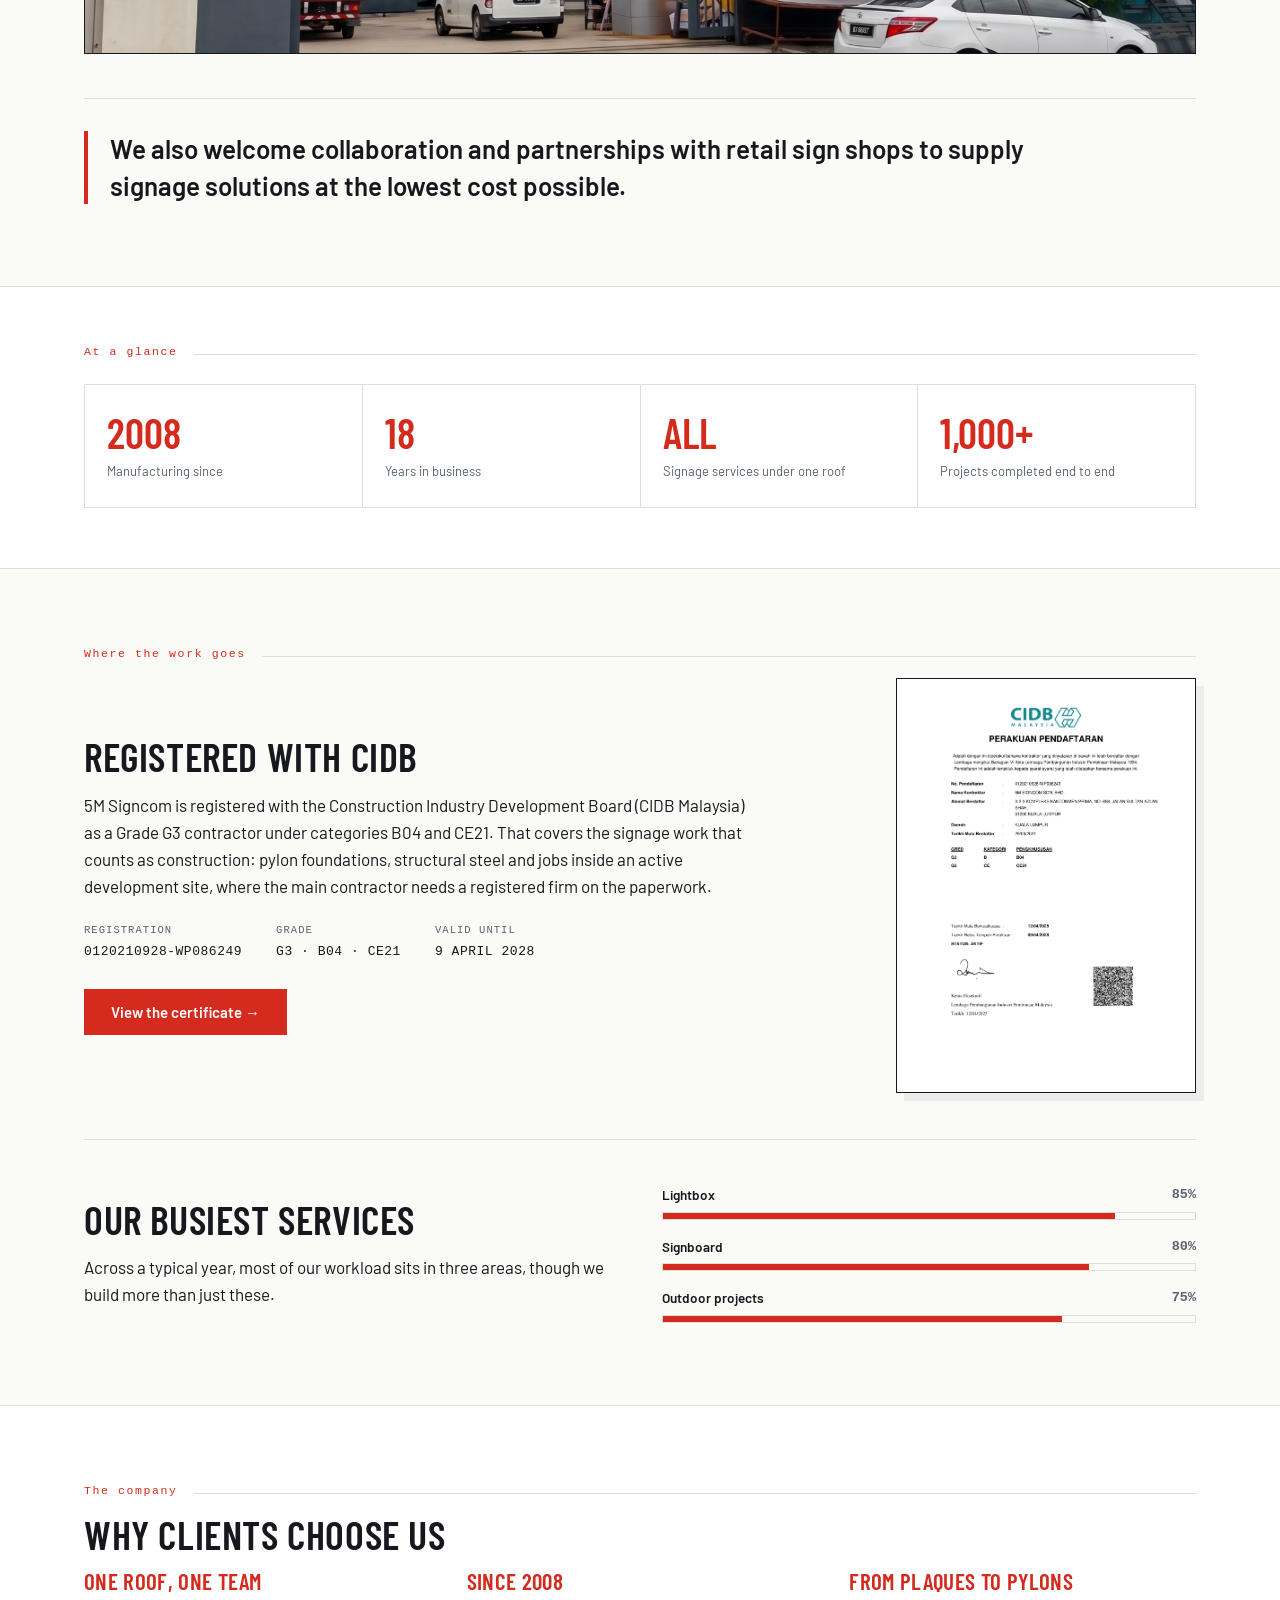
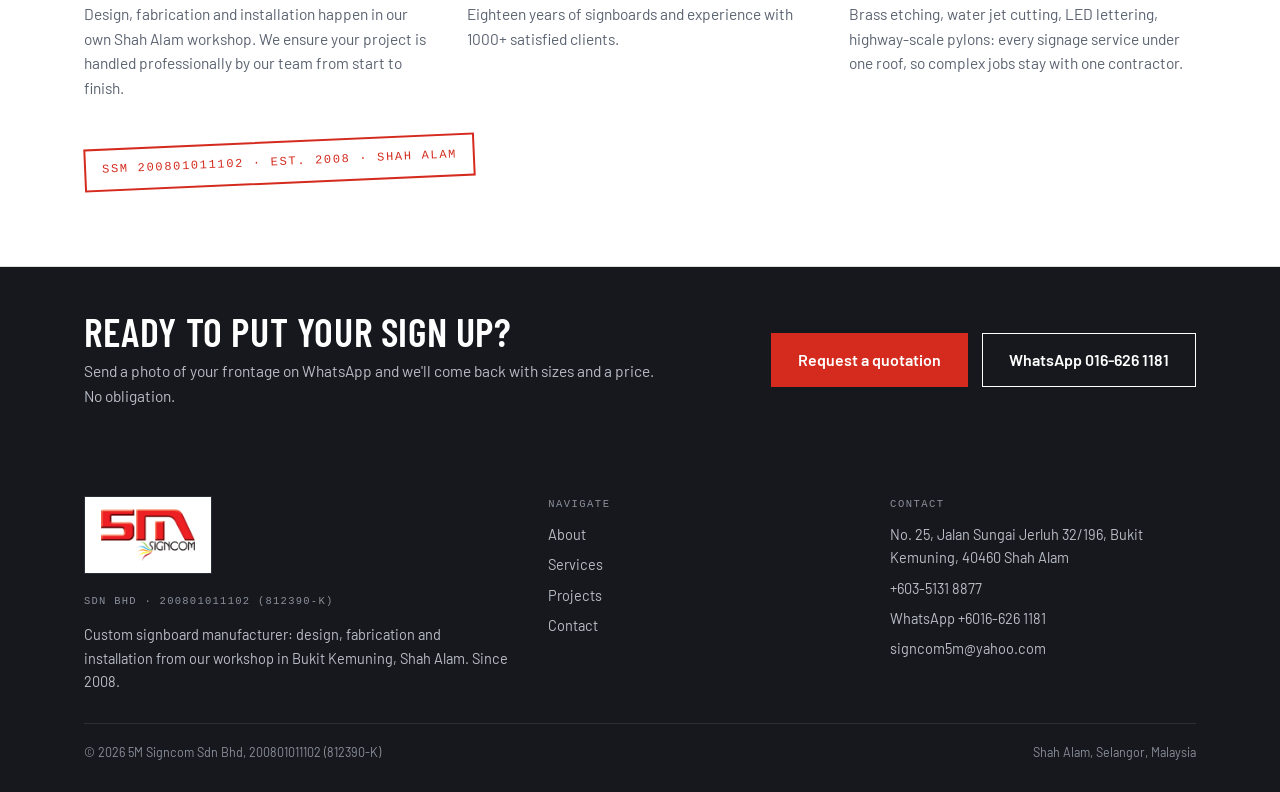
<file: site/about.html>
<!doctype html>
<html lang="en">

<head>
  <meta charset="utf-8">
  <meta name="viewport" content="width=device-width, initial-scale=1">
  <meta http-equiv="Content-Security-Policy"
    content="default-src 'self'; script-src 'self' https://www.googletagmanager.com https://www.googleadservices.com https://www.google.com; style-src 'self' 'unsafe-inline'; img-src 'self' data: https://www.googletagmanager.com https://www.googleadservices.com https://googleads.g.doubleclick.net https://pagead2.googlesyndication.com https://www.google.com https://www.google.com.my; font-src 'self'; frame-src https://www.google.com https://maps.google.com https://consent.google.com; connect-src 'self' https://www.googletagmanager.com https://www.googleadservices.com https://googleads.g.doubleclick.net https://pagead2.googlesyndication.com https://www.google.com https://www.google.com.my https://ad.doubleclick.net; object-src 'none'; base-uri 'self'; form-action 'self'">
  <!-- Google tag (gtag.js) -->
  <script async src="https://www.googletagmanager.com/gtag/js?id=AW-16679399863"></script>
  <script src="assets/js/gtag-init.js?v=20260922a"></script>
  <title>About 5M Signcom: Signboard Maker in Shah Alam Since 2008</title>
  <meta name="description" content="Building signage from our own Bukit Kemuning workshop since 2008: design, fabrication and installation for over 1,000 clients. WhatsApp us anytime.">
  <meta property="og:site_name" content="5M Signcom Sdn Bhd">
<meta property="og:type" content="website">
<meta property="og:title" content="About 5M Signcom: Signboard Maker in Shah Alam Since 2008">
<meta property="og:description" content="Building signage from our own Bukit Kemuning workshop since 2008: design, fabrication and installation for over 1,000 clients. WhatsApp us anytime.">
<link rel="icon" type="image/png" href="assets/img/favicon.png">
  <link rel="stylesheet" href="assets/css/site.css?v=20260922a">
</head>

<body>

  <header class="topbar">
    <div class="container topbar-inner">
      <a class="brand" href="index.html" aria-label="5M Signcom, home">
        <img class="brand-logo" src="assets/img/logo.png" alt="5M Signcom" width="440" height="244">
      </a>
      <nav class="nav" id="nav" aria-label="Main">
        <a href="index.html" data-i18n="nav_home">Home</a>
        <a href="about.html" aria-current="page" data-i18n="nav_about">About</a>
        <a href="services.html" data-i18n="nav_services">Services</a>
        <a href="gallery.html" data-i18n="nav_projects">Projects</a>
        <a href="contact.html" data-i18n="nav_contact">Contact</a>
      </nav>
      <a class="btn btn-red top-wa" href="https://wa.me/60166261181" target="_blank" rel="noopener" data-i18n="nav_wa">WhatsApp us</a>
      <a class="wa-icon" href="https://wa.me/60166261181" target="_blank" rel="noopener" aria-label="WhatsApp us" data-i18n-attr="aria-label:nav_wa"><svg viewBox="0 0 24 24" width="20" height="20" fill="currentColor" aria-hidden="true"><path d="M17.472 14.382c-.297-.149-1.758-.867-2.03-.967-.273-.099-.471-.148-.67.15-.197.297-.767.966-.94 1.164-.173.199-.347.223-.644.075-.297-.15-1.255-.463-2.39-1.475-.883-.788-1.48-1.761-1.653-2.059-.173-.297-.018-.458.13-.606.134-.133.297-.347.446-.52.149-.174.198-.298.298-.497.099-.198.05-.371-.025-.52-.075-.149-.669-1.612-.916-2.207-.242-.579-.487-.5-.669-.51-.173-.008-.371-.01-.57-.01-.198 0-.52.074-.792.372-.272.297-1.04 1.016-1.04 2.479 0 1.462 1.065 2.875 1.213 3.074.149.198 2.096 3.2 5.077 4.487.709.306 1.262.489 1.694.625.712.227 1.36.195 1.871.118.571-.085 1.758-.719 2.006-1.413.248-.694.248-1.289.173-1.413-.074-.124-.272-.198-.57-.347m-5.421 7.403h-.004a9.87 9.87 0 01-5.031-1.378l-.361-.214-3.741.982.998-3.648-.235-.374a9.86 9.86 0 01-1.51-5.26c.001-5.45 4.436-9.884 9.888-9.884 2.64 0 5.122 1.03 6.988 2.898a9.825 9.825 0 012.893 6.994c-.003 5.45-4.437 9.884-9.885 9.884m8.413-18.297A11.815 11.815 0 0012.05 0C5.495 0 .16 5.335.157 11.892c0 2.096.547 4.142 1.588 5.945L.057 24l6.305-1.654a11.882 11.882 0 005.683 1.448h.005c6.554 0 11.89-5.335 11.893-11.893a11.821 11.821 0 00-3.48-8.413z"/></svg></a>
      <div class="lang">
      <button type="button" class="lang-btn" id="langBtn" aria-haspopup="true" aria-expanded="false" aria-label="Language" data-i18n-attr="aria-label:lang_label">
        <svg viewBox="0 0 24 24" width="19" height="19" fill="none" stroke="currentColor" stroke-width="1.6" aria-hidden="true"><circle cx="12" cy="12" r="9"/><path d="M3 12h18"/><path d="M12 3c2.5 2.6 3.9 5.6 3.9 9s-1.4 6.4-3.9 9c-2.5-2.6-3.9-5.6-3.9-9s1.4-6.4 3.9-9z"/></svg>
      </button>
      <div class="lang-menu" hidden>
        <button type="button" data-lang="en" aria-pressed="true">English</button>
        <button type="button" data-lang="ms" aria-pressed="false">Bahasa Melayu</button>
        <button type="button" data-lang="zh" aria-pressed="false">中文</button>
      </div>
    </div>
    <button class="menu-btn" id="menuBtn" aria-expanded="false" aria-controls="nav" aria-label="Menu" data-i18n-attr="aria-label:nav_menu"><span class="menu-bars" aria-hidden="true"><span></span><span></span><span></span></span></button>
    </div>
  </header>

  <main id="top">
    <section class="page-head">
      <div class="container page-head-inner">
        <nav class="crumb mono" aria-label="Breadcrumb">
          <a href="index.html" data-i18n="nav_home">Home</a><span class="sep">/</span><b data-i18n="ab_crumb">About
            us</b>
        </nav>
        <h1 class="display" data-i18n="ab_h1">A signboard manufacturer, everything under one roof</h1>
        <p class="lede" data-i18n="ab_lede">5M Signcom Sdn Bhd has designed, built and installed commercial signage from
          our own Shah Alam workshop since 2008.</p>
      </div>
    </section>

    <section class="section">
      <div class="container">
        <div class="sec-tag"><span class="mono" data-i18n="ab_tag">The company</span><span
            class="rule"></span></div>
        <h2 class="display" data-i18n="ab_h2">Who we are</h2>
        <div class="prose-grid" style="margin-top:8px;">
          <div class="prose">
            <p class="lead" data-i18n="ab_lead">We are a sign manufacturer supplying every type of sign to
                commercial buildings and institutions, from shopfront to pylon to chemical etching and cutouts.</p>
            <p data-i18n="ab_p2">A signboard is one of the most effective ways to catch attention from a distance and
              bring customers through the door. A well-made sign is a marketing tool that works for you around the clock,
              so it is worth building properly.</p>
            <p data-i18n="ab_p4">When you need quick, quality work, call or WhatsApp us. Send a photo or drawing with the
              size you want and we will come back with the best result we can offer.</p>
          </div>
          <div class="prose">
            <p data-i18n="ab_p3">Because design, fabrication and installation all happen under our own roof, quality
              stays in our hands and the result is consistent, job after job.</p>
            <p class="tag-sign display" data-i18n="ab_lead_tag">“ANYTHING YOU CAN IMAGINE, WE CAN DO IT.”</p>
          </div>
        </div>
        <figure class="sheet" style="margin-top:36px;">
          <div class="sheet-photo">
            <img src="assets/img/5m_factory.png" alt="5M Signcom Sdn Bhd workshop and office building in Bukit Kemuning, Shah Alam" width="1877" height="1252">
          </div>
        </figure>
        <div class="partner-row">
          <p class="partner-note" data-i18n="ab_p5">We also welcome collaboration and partnerships with retail sign
            shops to supply signage solutions at the lowest cost possible.</p>
        </div>
      </div>
    </section>

    <section class="section section-alt section-tight">
      <div class="container">
        <div class="sec-tag"><span class="mono" data-i18n="ab_stats_tag">At a glance</span><span
            class="rule"></span></div>
        <div class="stat-row" style="margin-top:22px;">
          <div class="stat">
            <div class="num" data-i18n="ab_stat1_n">2008</div>
            <div class="lbl" data-i18n="ab_stat1_l">Manufacturing since</div>
          </div>
          <div class="stat">
            <div class="num" data-i18n="ab_stat2_n">18</div>
            <div class="lbl" data-i18n="ab_stat2_l">Years in business</div>
          </div>
          <div class="stat">
            <div class="num" data-i18n="ab_stat3_n">ALL</div>
            <div class="lbl" data-i18n="ab_stat3_l">Signage services under one roof</div>
          </div>
          <div class="stat">
            <div class="num" data-i18n="ab_stat4_n">1,000+</div>
            <div class="lbl" data-i18n="ab_stat4_l">Projects completed end to end</div>
          </div>
        </div>
      </div>
    </section>

    <section class="section">
      <div class="container">
        <div class="sec-tag"><span class="mono" data-i18n="ab_cap_tag">Where the work goes</span><span
            class="rule"></span></div>

        <div class="cidb">
          <div class="prose">
            <h2 class="display" data-i18n="ab_cidb_h">Registered with CIDB</h2>
            <p data-i18n="ab_cidb_p">5M Signcom is registered with the Construction Industry Development Board
              (CIDB Malaysia) as a Grade G3 contractor under categories B04 and CE21. That covers the signage work
              that counts as construction: pylon foundations, structural steel and jobs inside an active development
              site, where the main contractor needs a registered firm on the paperwork.</p>
            <div class="cidb-facts mono">
              <span><span data-i18n="ab_cidb_f1">Registration</span><b>0120210928-WP086249</b></span>
              <span><span data-i18n="ab_cidb_f2">Grade</span><b data-i18n="ab_cidb_f2v">G3 · B04 · CE21</b></span>
              <span><span data-i18n="ab_cidb_f3">Valid until</span><b data-i18n="ab_cidb_f3v">9 April 2028</b></span>
            </div>
            <button type="button" class="btn btn-red cidb-btn proj-item" data-cat="cidb"
                    data-label="CIDB certificate" data-i18n-attr="data-label:ab_cidb_lbl"
                    data-i18n="ab_cidb_cta">View the certificate →</button>
          </div>
          <figure class="cidb-doc proj-item" data-cat="cidb" data-label="CIDB certificate"
                  data-i18n-attr="data-label:ab_cidb_lbl">
            <img src="assets/img/cidb/cidb-license-1.webp"
                 alt="5M Signcom Sdn Bhd CIDB registration certificate. Opens a larger view." loading="lazy"
                 width="2479" height="3508">
          </figure>
        </div>

        <div class="prose-grid" style="margin-top:8px;align-items:center;">
          <div class="prose">
            <h2 class="display" data-i18n="ab_cap_h">Our busiest services</h2>
            <p data-i18n="ab_cap_p">Across a typical year, most of our workload sits in three areas, though we build
              more than just these.</p>
          </div>
          <div class="capbars">
            <div class="capbar">
              <div class="capbar-top"><span data-i18n="s_lightbox">Lightbox</span><span class="mono">85%</span></div>
              <div class="track">
                <div class="fill" style="width:85%;"></div>
              </div>
            </div>
            <div class="capbar">
              <div class="capbar-top"><span data-i18n="s_signboard">Signboard</span><span class="mono">80%</span></div>
              <div class="track">
                <div class="fill" style="width:80%;"></div>
              </div>
            </div>
            <div class="capbar">
              <div class="capbar-top"><span data-i18n="s_outdoor">Outdoor projects</span><span class="mono">75%</span>
              </div>
              <div class="track">
                <div class="fill" style="width:75%;"></div>
              </div>
            </div>
          </div>
        </div>
      </div>
    </section>

    <section class="section section-alt">
      <div class="container">
        <div class="sec-tag"><span class="mono" data-i18n="tag_why">The company</span><span
            class="rule"></span></div>
        <h2 class="display" data-i18n="why_h2">Why clients choose us</h2>
        <div class="why-grid">
          <div class="why-item">
            <h3 class="display" data-i18n="why1_h">One roof, one team</h3>
            <p data-i18n="ab_why1_p">Design, fabrication and installation happen in our own Shah Alam workshop. We ensure your project is handled professionally by our team from start to finish.</p>
          </div>
          <div class="why-item">
            <h3 class="display" data-i18n="why2_h">Since 2008</h3>
            <p data-i18n="ab_why2_p">Eighteen years of signboards and experience with 1000+ satisfied clients.</p>
          </div>
          <div class="why-item">
            <h3 class="display" data-i18n="why3_h">From plaques to pylons</h3>
            <p data-i18n="why3_p">Brass etching, water jet cutting, LED lettering, highway-scale pylons: every signage
              service under one roof, so complex jobs stay with one contractor.</p>
          </div>
        </div>
        <div class="stamp mono" data-i18n="stamp">SSM 200801011102 · EST. 2008 · SHAH ALAM</div>
      </div>
    </section>

    <section class="cta-band">
      <div class="container cta-band-inner">
        <div>
          <h2 class="display" data-i18n="cta_band_h">Ready to put your sign up?</h2>
          <p data-i18n="cta_band_p">Send a photo of your frontage on WhatsApp and we'll come back with sizes and a
            price. No obligation.</p>
        </div>
        <div class="cta-row" style="margin:0;">
          <a class="btn btn-red" href="contact.html" data-i18n="cta_quote">Request a quotation</a>
          <a class="btn btn-ghost" href="https://wa.me/60166261181" target="_blank" rel="noopener">WhatsApp 016-626
            1181</a>
        </div>
      </div>
    </section>
  </main>

  <footer>
    <div class="container">
      <div class="foot-grid">
        <div>
          <a class="foot-logo" href="index.html" aria-label="5M Signcom, home">
            <img src="assets/img/logo.png" alt="5M Signcom Sdn Bhd" width="440" height="244">
          </a>
          <p class="mono" style="margin-top:12px;font-size:10.5px;letter-spacing:.12em;color:#8A8F9A;">SDN BHD ·
            200801011102 (812390-K)</p>
          <p style="margin-top:14px;max-width:34em;" data-i18n="foot_blurb">Custom signboard manufacturer: design,
            fabrication and installation from our workshop in Bukit Kemuning, Shah Alam. Since 2008.</p>
        </div>
        <div class="foot-col">
          <span class="mono" data-i18n="foot_nav">Navigate</span>
          <a href="about.html" data-i18n="nav_about">About</a>
          <a href="services.html" data-i18n="nav_services">Services</a>
          <a href="gallery.html" data-i18n="nav_projects">Projects</a>
          <a href="contact.html" data-i18n="nav_contact">Contact</a>
        </div>
        <div class="foot-col">
          <span class="mono" data-i18n="foot_contact">Contact</span>
          <p>No. 25, Jalan Sungai Jerluh 32/196, Bukit Kemuning, 40460 Shah Alam</p>
          <a href="tel:+60351318877">+603-5131 8877</a>
          <a href="https://wa.me/60166261181" target="_blank" rel="noopener">WhatsApp +6016-626 1181</a>
          <a href="mailto:signcom5m@yahoo.com">signcom5m@yahoo.com</a>
        </div>
      </div>
      <div class="foot-base">
        <span>© <span id="year">2026</span> 5M Signcom Sdn Bhd, 200801011102 (812390-K)</span>
        <span data-i18n="foot_made">Shah Alam, Selangor, Malaysia</span>
      </div>
    </div>
  </footer>

  <script src="assets/js/gallery-data.js?v=20260922a"></script>
  <script src="assets/js/gallery.js?v=20260922a"></script>
  <script src="assets/js/site.js?v=20260922a"></script>
</body>

</html>
</file>
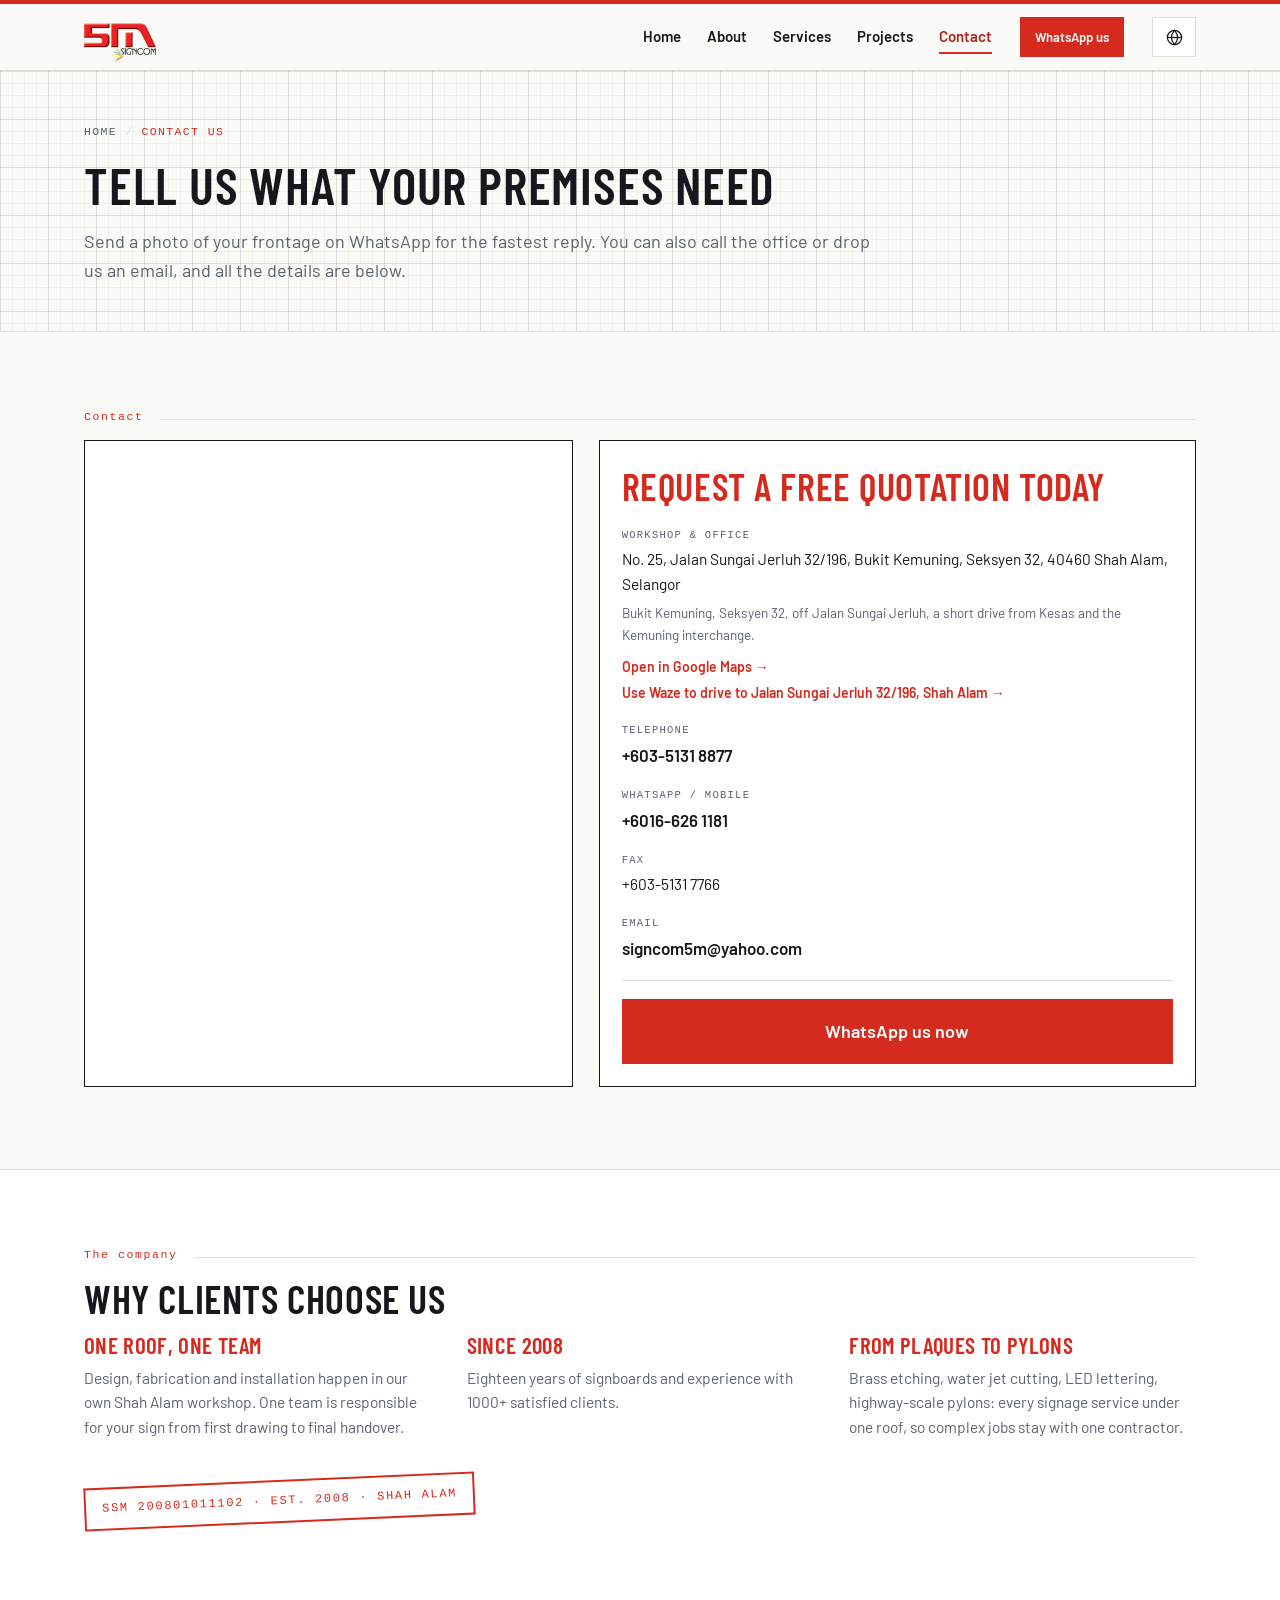
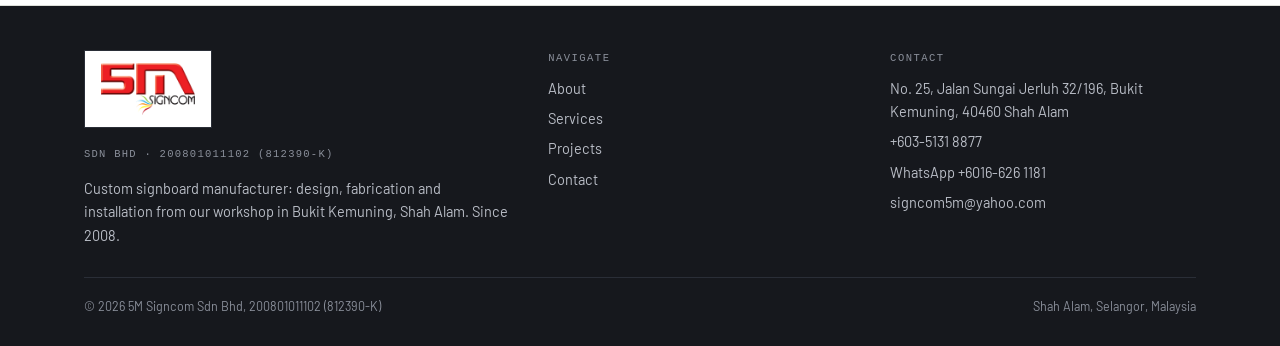
<file: site/contact.html>
<!doctype html>
<html lang="en">
<head>
<meta charset="utf-8">
<meta name="viewport" content="width=device-width, initial-scale=1">
<meta http-equiv="Content-Security-Policy" content="default-src 'self'; script-src 'self' https://www.googletagmanager.com https://www.googleadservices.com https://www.google.com; style-src 'self' 'unsafe-inline'; img-src 'self' data: https://www.googletagmanager.com https://www.googleadservices.com https://googleads.g.doubleclick.net https://pagead2.googlesyndication.com https://www.google.com https://www.google.com.my; font-src 'self'; frame-src https://www.google.com https://maps.google.com https://consent.google.com; connect-src 'self' https://www.googletagmanager.com https://www.googleadservices.com https://googleads.g.doubleclick.net https://pagead2.googlesyndication.com https://www.google.com https://www.google.com.my https://ad.doubleclick.net; object-src 'none'; base-uri 'self'; form-action 'self'">
<!-- Google tag (gtag.js) -->
<script async src="https://www.googletagmanager.com/gtag/js?id=AW-16679399863"></script>
<script src="assets/js/gtag-init.js?v=20260922a"></script>
<title>Contact 5M Signcom: Free Signage Quotation, Shah Alam</title>
<meta name="description" content="Signboard maker in Bukit Kemuning, Shah Alam since 2008. Call +603-5131 8877 or WhatsApp +6016-626 1181 for a free quotation on your signage project.">
<meta property="og:site_name" content="5M Signcom Sdn Bhd">
<meta property="og:type" content="website">
<meta property="og:title" content="Contact 5M Signcom: Free Signage Quotation, Shah Alam">
<meta property="og:description" content="Signboard maker in Bukit Kemuning, Shah Alam since 2008. Call +603-5131 8877 or WhatsApp +6016-626 1181 for a free quotation on your signage project.">
<link rel="icon" type="image/png" href="assets/img/favicon.png">
<link rel="stylesheet" href="assets/css/site.css?v=20260922a">
</head>
<body>

<header class="topbar">
  <div class="container topbar-inner">
    <a class="brand" href="index.html" aria-label="5M Signcom, home">
      <img class="brand-logo" src="assets/img/logo.png" alt="5M Signcom" width="440" height="244">
    </a>
    <nav class="nav" id="nav" aria-label="Main">
      <a href="index.html" data-i18n="nav_home">Home</a>
      <a href="about.html" data-i18n="nav_about">About</a>
      <a href="services.html" data-i18n="nav_services">Services</a>
      <a href="gallery.html" data-i18n="nav_projects">Projects</a>
      <a href="contact.html" aria-current="page" data-i18n="nav_contact">Contact</a>
    </nav>
    <a class="btn btn-red top-wa" href="https://wa.me/60166261181" target="_blank" rel="noopener" data-i18n="nav_wa">WhatsApp us</a>
    <a class="wa-icon" href="https://wa.me/60166261181" target="_blank" rel="noopener" aria-label="WhatsApp us" data-i18n-attr="aria-label:nav_wa"><svg viewBox="0 0 24 24" width="20" height="20" fill="currentColor" aria-hidden="true"><path d="M17.472 14.382c-.297-.149-1.758-.867-2.03-.967-.273-.099-.471-.148-.67.15-.197.297-.767.966-.94 1.164-.173.199-.347.223-.644.075-.297-.15-1.255-.463-2.39-1.475-.883-.788-1.48-1.761-1.653-2.059-.173-.297-.018-.458.13-.606.134-.133.297-.347.446-.52.149-.174.198-.298.298-.497.099-.198.05-.371-.025-.52-.075-.149-.669-1.612-.916-2.207-.242-.579-.487-.5-.669-.51-.173-.008-.371-.01-.57-.01-.198 0-.52.074-.792.372-.272.297-1.04 1.016-1.04 2.479 0 1.462 1.065 2.875 1.213 3.074.149.198 2.096 3.2 5.077 4.487.709.306 1.262.489 1.694.625.712.227 1.36.195 1.871.118.571-.085 1.758-.719 2.006-1.413.248-.694.248-1.289.173-1.413-.074-.124-.272-.198-.57-.347m-5.421 7.403h-.004a9.87 9.87 0 01-5.031-1.378l-.361-.214-3.741.982.998-3.648-.235-.374a9.86 9.86 0 01-1.51-5.26c.001-5.45 4.436-9.884 9.888-9.884 2.64 0 5.122 1.03 6.988 2.898a9.825 9.825 0 012.893 6.994c-.003 5.45-4.437 9.884-9.885 9.884m8.413-18.297A11.815 11.815 0 0012.05 0C5.495 0 .16 5.335.157 11.892c0 2.096.547 4.142 1.588 5.945L.057 24l6.305-1.654a11.882 11.882 0 005.683 1.448h.005c6.554 0 11.89-5.335 11.893-11.893a11.821 11.821 0 00-3.48-8.413z"/></svg></a>
    <div class="lang">
      <button type="button" class="lang-btn" id="langBtn" aria-haspopup="true" aria-expanded="false" aria-label="Language" data-i18n-attr="aria-label:lang_label">
        <svg viewBox="0 0 24 24" width="19" height="19" fill="none" stroke="currentColor" stroke-width="1.6" aria-hidden="true"><circle cx="12" cy="12" r="9"/><path d="M3 12h18"/><path d="M12 3c2.5 2.6 3.9 5.6 3.9 9s-1.4 6.4-3.9 9c-2.5-2.6-3.9-5.6-3.9-9s1.4-6.4 3.9-9z"/></svg>
      </button>
      <div class="lang-menu" hidden>
        <button type="button" data-lang="en" aria-pressed="true">English</button>
        <button type="button" data-lang="ms" aria-pressed="false">Bahasa Melayu</button>
        <button type="button" data-lang="zh" aria-pressed="false">中文</button>
      </div>
    </div>
    <button class="menu-btn" id="menuBtn" aria-expanded="false" aria-controls="nav" aria-label="Menu" data-i18n-attr="aria-label:nav_menu"><span class="menu-bars" aria-hidden="true"><span></span><span></span><span></span></span></button>
  </div>
</header>

<main id="top">
  <section class="page-head">
    <div class="container page-head-inner">
      <nav class="crumb mono" aria-label="Breadcrumb">
        <a href="index.html" data-i18n="nav_home">Home</a><span class="sep">/</span><b data-i18n="ct_crumb">Contact us</b>
      </nav>
      <h1 class="display" data-i18n="ct_h1">Tell us what your premises need</h1>
      <p class="lede" data-i18n="ct_lede">Send a photo of your frontage on WhatsApp for the fastest reply. You can also call the office or drop us an email, and all the details are below.</p>
    </div>
  </section>

  <section class="section">
    <div class="container">
      <div class="sec-tag"><span class="mono" data-i18n="tag_contact">Contact</span><span class="rule"></span></div>
      <div class="contact-grid">
        <div class="info-card">
          <div class="info-body">
            <h2 class="display info-title" data-i18n="ct_quote_h">Request a free quotation today</h2>
            <div class="info-item">
              <span class="mono" data-i18n="lbl_workshop">Workshop &amp; office</span>
              <p>No. 25, Jalan Sungai Jerluh 32/196, Bukit Kemuning, Seksyen 32, 40460 Shah Alam, Selangor</p>
              <p class="info-note" data-i18n="map_note">Bukit Kemuning, Seksyen 32, off Jalan Sungai Jerluh, a short drive from Kesas and the Kemuning interchange.</p>
              <a class="maplink" href="https://www.google.com/maps/search/?api=1&amp;query=No.+25+Jalan+Sungai+Jerluh+32%2F196+Bukit+Kemuning+40460+Shah+Alam" target="_blank" rel="noopener" data-i18n="lbl_directions">Open in Google Maps →</a>
              <a class="maplink" href="https://waze.com/ul/hw281n44jm" target="_blank" rel="noopener">Use Waze to drive to Jalan Sungai Jerluh 32/196, Shah Alam →</a>
            </div>
            <div class="info-item">
              <span class="mono" data-i18n="lbl_tel">Telephone</span>
              <a href="tel:+60351318877">+603-5131 8877</a>
            </div>
            <div class="info-item">
              <span class="mono">WhatsApp / Mobile</span>
              <a href="https://wa.me/60166261181" target="_blank" rel="noopener">+6016-626 1181</a>
            </div>
            <div class="info-item">
              <span class="mono" data-i18n="lbl_fax">Fax</span>
              <p>+603-5131 7766</p>
            </div>
            <div class="info-item">
              <span class="mono" data-i18n="lbl_email">Email</span>
              <a href="mailto:signcom5m@yahoo.com">signcom5m@yahoo.com</a>
            </div>
            <div class="info-cta">
              <a class="btn btn-red btn-lg" href="https://wa.me/60166261181" target="_blank" rel="noopener" data-i18n="ct_wa_cta">WhatsApp us now</a>
            </div>
          </div>
        </div>

        <div class="map-col">
          <iframe
            class="map-frame"
            title="Map to 5M Signcom Sdn Bhd, Bukit Kemuning, Shah Alam"
            loading="lazy"
            referrerpolicy="no-referrer-when-downgrade"
            src="https://www.google.com/maps?q=No.%2025%2C%20Jalan%20Sungai%20Jerluh%2032%2F196%2C%20Bukit%20Kemuning%2C%2040460%20Shah%20Alam%2C%20Selangor&output=embed"></iframe>
        </div>
      </div>
    </div>
  </section>

  <section class="section section-alt" id="why">
    <div class="container">
      <div class="sec-tag"><span class="mono" data-i18n="tag_why">The company</span><span class="rule"></span></div>
      <h2 class="display" data-i18n="why_h2">Why clients choose us</h2>
      <div class="why-grid">
        <div class="why-item">
          <h3 class="display" data-i18n="why1_h">One roof, one team</h3>
          <p data-i18n="why1_p">Design, fabrication and installation happen in our own Shah Alam workshop. One team is responsible for your sign from first drawing to final handover.</p>
        </div>
        <div class="why-item">
          <h3 class="display" data-i18n="why2_h">Since 2008</h3>
          <p data-i18n="why2_p">Eighteen years of signboards and experience with 1000+ satisfied clients.</p>
        </div>
        <div class="why-item">
          <h3 class="display" data-i18n="why3_h">From plaques to pylons</h3>
          <p data-i18n="why3_p">Brass etching, water jet cutting, LED lettering, highway-scale pylons: every signage service under one roof, so complex jobs stay with one contractor.</p>
        </div>
      </div>
      <div class="stamp mono" data-i18n="stamp">SSM 200801011102 · EST. 2008 · SHAH ALAM</div>
    </div>
  </section>

</main>

<footer>
  <div class="container">
    <div class="foot-grid">
      <div>
        <a class="foot-logo" href="index.html" aria-label="5M Signcom, home">
          <img src="assets/img/logo.png" alt="5M Signcom Sdn Bhd" width="440" height="244">
        </a>
        <p class="mono" style="margin-top:12px;font-size:10.5px;letter-spacing:.12em;color:#8A8F9A;">SDN BHD · 200801011102 (812390-K)</p>
        <p style="margin-top:14px;max-width:34em;" data-i18n="foot_blurb">Custom signboard manufacturer: design, fabrication and installation from our workshop in Bukit Kemuning, Shah Alam. Since 2008.</p>
      </div>
      <div class="foot-col">
        <span class="mono" data-i18n="foot_nav">Navigate</span>
        <a href="about.html" data-i18n="nav_about">About</a>
        <a href="services.html" data-i18n="nav_services">Services</a>
        <a href="gallery.html" data-i18n="nav_projects">Projects</a>
        <a href="contact.html" data-i18n="nav_contact">Contact</a>
      </div>
      <div class="foot-col">
        <span class="mono" data-i18n="foot_contact">Contact</span>
        <p>No. 25, Jalan Sungai Jerluh 32/196, Bukit Kemuning, 40460 Shah Alam</p>
        <a href="tel:+60351318877">+603-5131 8877</a>
        <a href="https://wa.me/60166261181" target="_blank" rel="noopener">WhatsApp +6016-626 1181</a>
        <a href="mailto:signcom5m@yahoo.com">signcom5m@yahoo.com</a>
      </div>
    </div>
    <div class="foot-base">
      <span>© <span id="year">2026</span> 5M Signcom Sdn Bhd, 200801011102 (812390-K)</span>
      <span data-i18n="foot_made">Shah Alam, Selangor, Malaysia</span>
    </div>
  </div>
</footer>

<script src="assets/js/site.js?v=20260922a"></script>
</body>
</html>
</file>
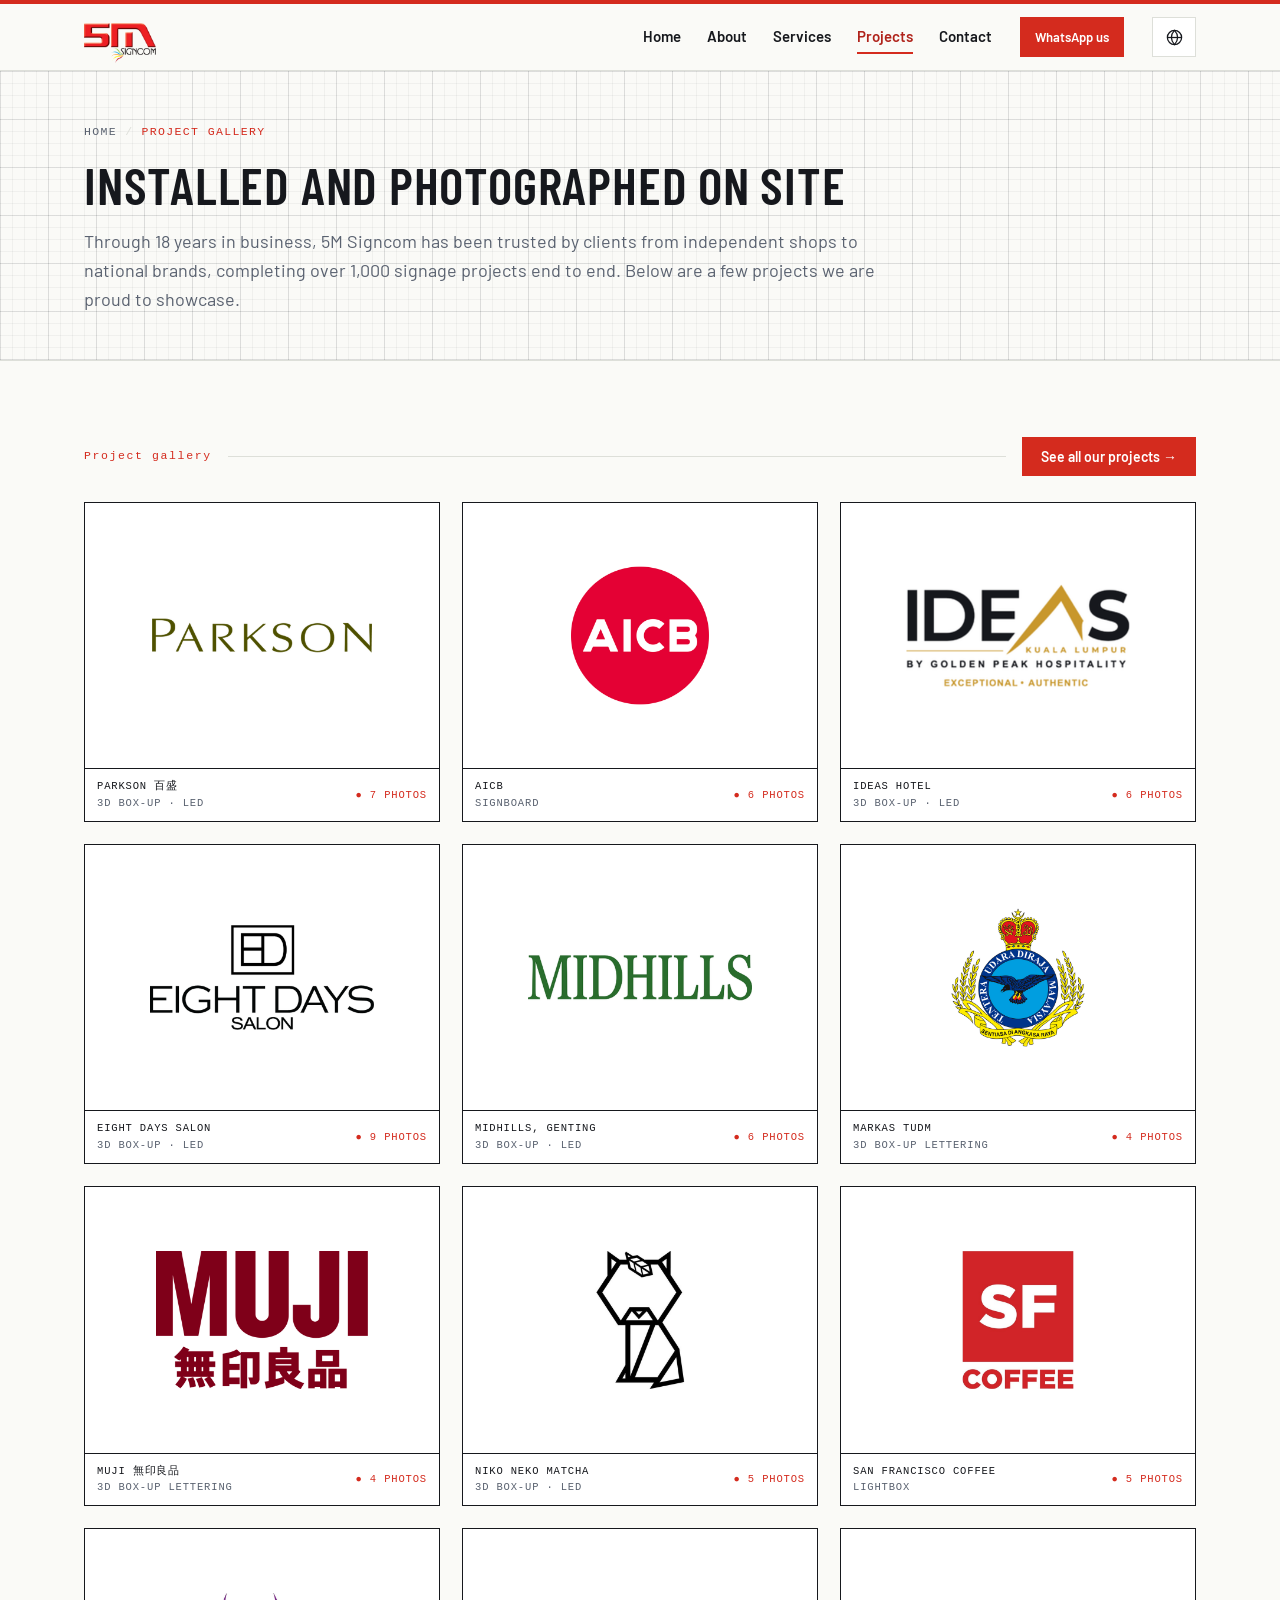
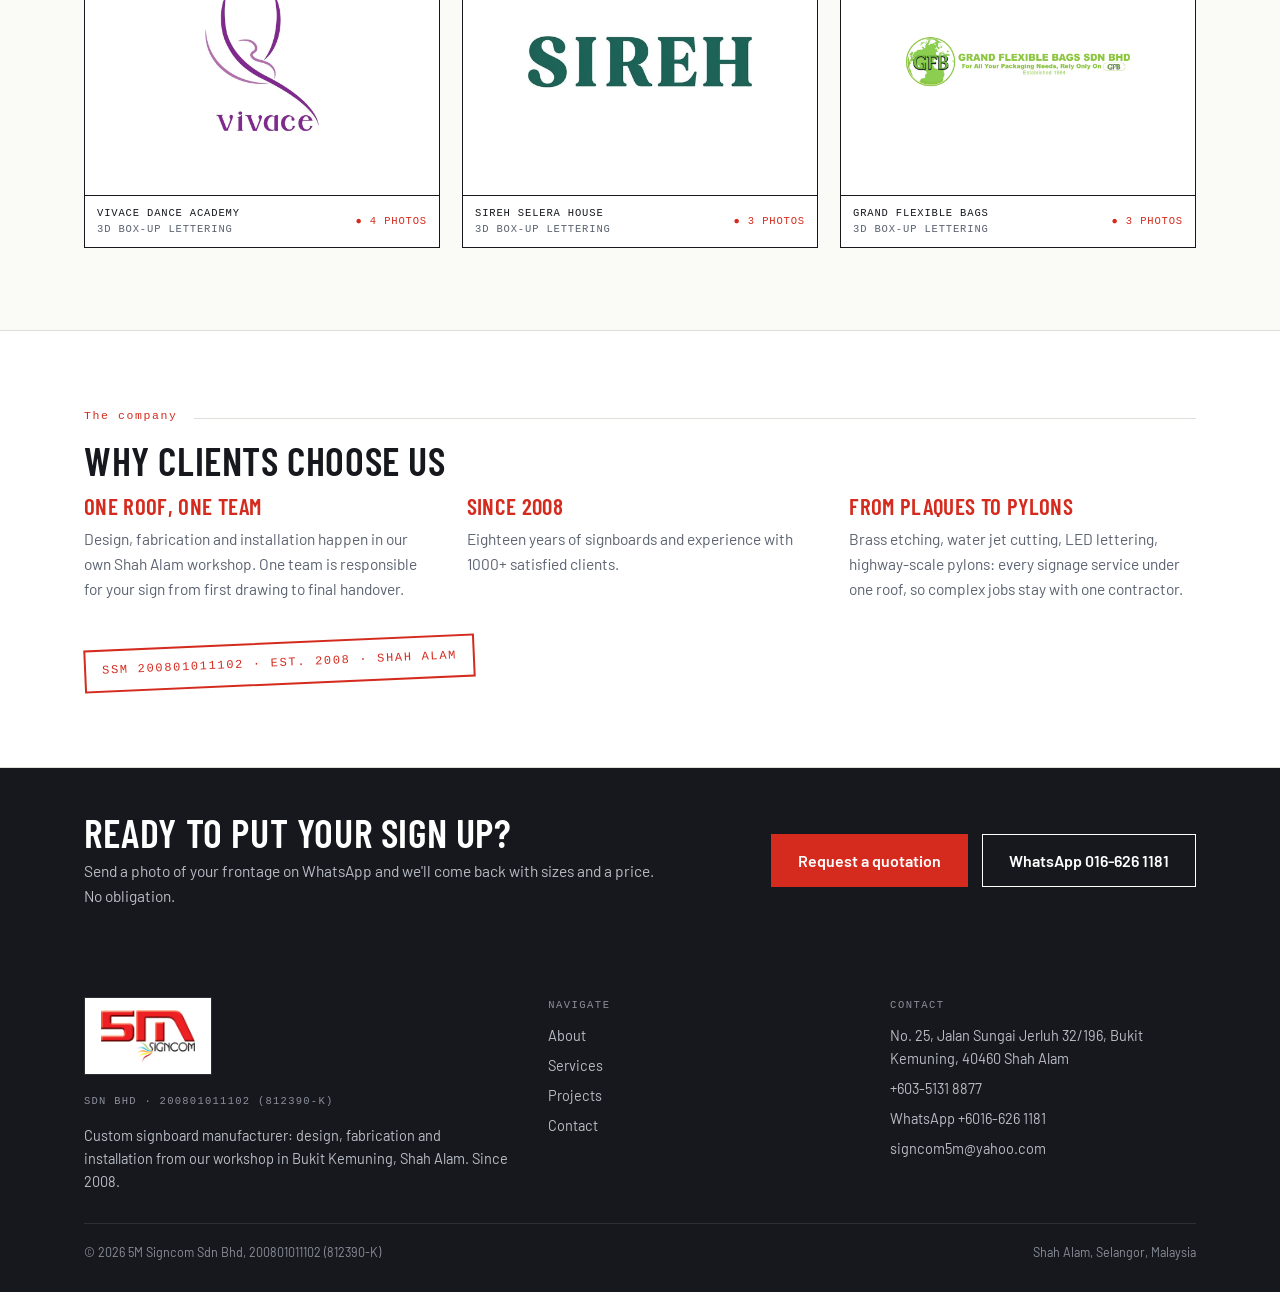
<file: site/gallery.html>
<!doctype html>
<html lang="en">
<head>
<meta charset="utf-8">
<meta name="viewport" content="width=device-width, initial-scale=1">
<meta http-equiv="Content-Security-Policy" content="default-src 'self'; script-src 'self' https://www.googletagmanager.com https://www.googleadservices.com https://www.google.com; style-src 'self' 'unsafe-inline'; img-src 'self' data: https://www.googletagmanager.com https://www.googleadservices.com https://googleads.g.doubleclick.net https://pagead2.googlesyndication.com https://www.google.com https://www.google.com.my; font-src 'self'; frame-src https://www.google.com https://maps.google.com https://consent.google.com; connect-src 'self' https://www.googletagmanager.com https://www.googleadservices.com https://googleads.g.doubleclick.net https://pagead2.googlesyndication.com https://www.google.com https://www.google.com.my https://ad.doubleclick.net; object-src 'none'; base-uri 'self'; form-action 'self'">
<!-- Google tag (gtag.js) -->
<script async src="https://www.googletagmanager.com/gtag/js?id=AW-16679399863"></script>
<script src="assets/js/gtag-init.js?v=20260922a"></script>
<title>Signage Projects: Parkson, MUJI, RHB | 5M Signcom Shah Alam</title>
<meta name="description" content="Signboards, LED lettering and pylon signs built for Parkson, MUJI, Village Grocer, RHB and more since 2008. Get similar work done — WhatsApp us.">
<meta property="og:site_name" content="5M Signcom Sdn Bhd">
<meta property="og:type" content="website">
<meta property="og:title" content="Signage Projects: Parkson, MUJI, RHB | 5M Signcom Shah Alam">
<meta property="og:description" content="Signboards, LED lettering and pylon signs built for Parkson, MUJI, Village Grocer, RHB and more since 2008. Get similar work done — WhatsApp us.">
<link rel="icon" type="image/png" href="assets/img/favicon.png">
<link rel="stylesheet" href="assets/css/site.css?v=20260922a">
</head>
<body>

<header class="topbar">
  <div class="container topbar-inner">
    <a class="brand" href="index.html" aria-label="5M Signcom, home">
      <img class="brand-logo" src="assets/img/logo.png" alt="5M Signcom" width="440" height="244">
    </a>
    <nav class="nav" id="nav" aria-label="Main">
      <a href="index.html" data-i18n="nav_home">Home</a>
      <a href="about.html" data-i18n="nav_about">About</a>
      <a href="services.html" data-i18n="nav_services">Services</a>
      <a href="gallery.html" aria-current="page" data-i18n="nav_projects">Projects</a>
      <a href="contact.html" data-i18n="nav_contact">Contact</a>
    </nav>
    <a class="btn btn-red top-wa" href="https://wa.me/60166261181" target="_blank" rel="noopener" data-i18n="nav_wa">WhatsApp us</a>
    <a class="wa-icon" href="https://wa.me/60166261181" target="_blank" rel="noopener" aria-label="WhatsApp us" data-i18n-attr="aria-label:nav_wa"><svg viewBox="0 0 24 24" width="20" height="20" fill="currentColor" aria-hidden="true"><path d="M17.472 14.382c-.297-.149-1.758-.867-2.03-.967-.273-.099-.471-.148-.67.15-.197.297-.767.966-.94 1.164-.173.199-.347.223-.644.075-.297-.15-1.255-.463-2.39-1.475-.883-.788-1.48-1.761-1.653-2.059-.173-.297-.018-.458.13-.606.134-.133.297-.347.446-.52.149-.174.198-.298.298-.497.099-.198.05-.371-.025-.52-.075-.149-.669-1.612-.916-2.207-.242-.579-.487-.5-.669-.51-.173-.008-.371-.01-.57-.01-.198 0-.52.074-.792.372-.272.297-1.04 1.016-1.04 2.479 0 1.462 1.065 2.875 1.213 3.074.149.198 2.096 3.2 5.077 4.487.709.306 1.262.489 1.694.625.712.227 1.36.195 1.871.118.571-.085 1.758-.719 2.006-1.413.248-.694.248-1.289.173-1.413-.074-.124-.272-.198-.57-.347m-5.421 7.403h-.004a9.87 9.87 0 01-5.031-1.378l-.361-.214-3.741.982.998-3.648-.235-.374a9.86 9.86 0 01-1.51-5.26c.001-5.45 4.436-9.884 9.888-9.884 2.64 0 5.122 1.03 6.988 2.898a9.825 9.825 0 012.893 6.994c-.003 5.45-4.437 9.884-9.885 9.884m8.413-18.297A11.815 11.815 0 0012.05 0C5.495 0 .16 5.335.157 11.892c0 2.096.547 4.142 1.588 5.945L.057 24l6.305-1.654a11.882 11.882 0 005.683 1.448h.005c6.554 0 11.89-5.335 11.893-11.893a11.821 11.821 0 00-3.48-8.413z"/></svg></a>
    <div class="lang">
      <button type="button" class="lang-btn" id="langBtn" aria-haspopup="true" aria-expanded="false" aria-label="Language" data-i18n-attr="aria-label:lang_label">
        <svg viewBox="0 0 24 24" width="19" height="19" fill="none" stroke="currentColor" stroke-width="1.6" aria-hidden="true"><circle cx="12" cy="12" r="9"/><path d="M3 12h18"/><path d="M12 3c2.5 2.6 3.9 5.6 3.9 9s-1.4 6.4-3.9 9c-2.5-2.6-3.9-5.6-3.9-9s1.4-6.4 3.9-9z"/></svg>
      </button>
      <div class="lang-menu" hidden>
        <button type="button" data-lang="en" aria-pressed="true">English</button>
        <button type="button" data-lang="ms" aria-pressed="false">Bahasa Melayu</button>
        <button type="button" data-lang="zh" aria-pressed="false">中文</button>
      </div>
    </div>
    <button class="menu-btn" id="menuBtn" aria-expanded="false" aria-controls="nav" aria-label="Menu" data-i18n-attr="aria-label:nav_menu"><span class="menu-bars" aria-hidden="true"><span></span><span></span><span></span></span></button>
  </div>
</header>

<main id="top">
  <section class="page-head">
    <div class="container page-head-inner">
      <nav class="crumb mono" aria-label="Breadcrumb">
        <a href="index.html" data-i18n="nav_home">Home</a><span class="sep">/</span><b data-i18n="gl_crumb">Project gallery</b>
      </nav>
      <h1 class="display" data-i18n="gl_h1">Installed and photographed on site</h1>
      <p class="lede" data-i18n="gl_lede">Through 18 years in business, 5M Signcom has been trusted by clients from independent shops to national brands, completing over 1,000 signage projects end to end. Below are a few projects we are proud to showcase.</p>
    </div>
  </section>

  <section class="section">
    <div class="container">
      <div class="sec-tag sec-tag-cta">
        <span class="mono" data-i18n="gl_tag">Project gallery</span>
        <span class="rule"></span>
        <button type="button" class="btn btn-red gl-all-btn proj-item"
                data-cat="parkson,aicb,ideas,8days,midhills,tudm,muji,nikoneko,sfc,vivace,sireh,grandflexible"
                data-label="All projects" data-i18n-attr="data-label:gl_all"
                data-i18n="gl_all_cta">See all our projects →</button>
      </div>

      <div class="proj-grid">
        <figure class="sheet proj-item" data-cat="parkson">
          <div class="sheet-photo"><img src="assets/img/gallery/thumbs/parkson.png" alt="Parkson logo. Opens a photo slider of our Parkson signage work." loading="lazy"></div>
          <figcaption class="sheet-block mono"><span><b>Parkson 百盛</b><span data-i18n="type_3dled">3D box-up · LED</span></span><span class="sheet-status">● 7 <span data-i18n="gl_photos">photos</span></span></figcaption>
        </figure>
        <figure class="sheet proj-item" data-cat="aicb">
          <div class="sheet-photo"><img src="assets/img/gallery/thumbs/aicb.png" alt="AICB logo. Opens a photo slider of our AICB signage work." loading="lazy"></div>
          <figcaption class="sheet-block mono"><span><b>AICB</b><span data-i18n="s_signboard">Signboard</span></span><span class="sheet-status">● 6 <span data-i18n="gl_photos">photos</span></span></figcaption>
        </figure>
        <figure class="sheet proj-item" data-cat="ideas">
          <div class="sheet-photo"><img src="assets/img/gallery/thumbs/ideas.png" alt="Ideas Hotel logo. Opens a photo slider of our Ideas Hotel signage work." loading="lazy"></div>
          <figcaption class="sheet-block mono"><span><b>Ideas Hotel</b><span data-i18n="type_3dled">3D box-up · LED</span></span><span class="sheet-status">● 6 <span data-i18n="gl_photos">photos</span></span></figcaption>
        </figure>
        <figure class="sheet proj-item" data-cat="8days">
          <div class="sheet-photo"><img src="assets/img/gallery/thumbs/8days.png" alt="Eight Days Salon logo. Opens a photo slider of our Eight Days Salon signage work." loading="lazy"></div>
          <figcaption class="sheet-block mono"><span><b>Eight Days Salon</b><span data-i18n="type_3dled">3D box-up · LED</span></span><span class="sheet-status">● 9 <span data-i18n="gl_photos">photos</span></span></figcaption>
        </figure>
        <figure class="sheet proj-item" data-cat="midhills">
          <div class="sheet-photo"><img src="assets/img/gallery/thumbs/midhills.png" alt="Midhills logo. Opens a photo slider of our Midhills signage work." loading="lazy"></div>
          <figcaption class="sheet-block mono"><span><b>Midhills, Genting</b><span data-i18n="type_3dled">3D box-up · LED</span></span><span class="sheet-status">● 6 <span data-i18n="gl_photos">photos</span></span></figcaption>
        </figure>
        <figure class="sheet proj-item" data-cat="tudm">
          <div class="sheet-photo"><img src="assets/img/gallery/thumbs/tudm.png" alt="Royal Malaysian Air Force logo. Opens a photo slider of our Royal Malaysian Air Force signage work." loading="lazy"></div>
          <figcaption class="sheet-block mono"><span><b>Markas TUDM</b><span data-i18n="type_3d">3D box-up lettering</span></span><span class="sheet-status">● 4 <span data-i18n="gl_photos">photos</span></span></figcaption>
        </figure>
        <figure class="sheet proj-item" data-cat="muji">
          <div class="sheet-photo"><img src="assets/img/gallery/thumbs/muji.png" alt="MUJI logo. Opens a photo slider of our MUJI signage work." loading="lazy"></div>
          <figcaption class="sheet-block mono"><span><b>MUJI 無印良品</b><span data-i18n="type_3d">3D box-up lettering</span></span><span class="sheet-status">● 4 <span data-i18n="gl_photos">photos</span></span></figcaption>
        </figure>
        <figure class="sheet proj-item" data-cat="nikoneko">
          <div class="sheet-photo"><img src="assets/img/gallery/thumbs/nikoneko.png" alt="Niko Neko Matcha logo. Opens a photo slider of our Niko Neko Matcha signage work." loading="lazy"></div>
          <figcaption class="sheet-block mono"><span><b>Niko Neko Matcha</b><span data-i18n="type_3dled">3D box-up · LED</span></span><span class="sheet-status">● 5 <span data-i18n="gl_photos">photos</span></span></figcaption>
        </figure>
        <figure class="sheet proj-item" data-cat="sfc">
          <div class="sheet-photo"><img src="assets/img/gallery/thumbs/sfc.png" alt="San Francisco Coffee logo. Opens a photo slider of our San Francisco Coffee signage work." loading="lazy"></div>
          <figcaption class="sheet-block mono"><span><b>San Francisco Coffee</b><span data-i18n="s_lightbox">Lightbox</span></span><span class="sheet-status">● 5 <span data-i18n="gl_photos">photos</span></span></figcaption>
        </figure>
        <figure class="sheet proj-item" data-cat="vivace">
          <div class="sheet-photo"><img src="assets/img/gallery/thumbs/vivace.png" alt="Vivace Dance Academy logo. Opens a photo slider of our Vivace Dance Academy signage work." loading="lazy"></div>
          <figcaption class="sheet-block mono"><span><b>Vivace Dance Academy</b><span data-i18n="type_3d">3D box-up lettering</span></span><span class="sheet-status">● 4 <span data-i18n="gl_photos">photos</span></span></figcaption>
        </figure>
        <figure class="sheet proj-item" data-cat="sireh">
          <div class="sheet-photo"><img src="assets/img/gallery/thumbs/sireh.png" alt="Sireh Selera House logo. Opens a photo slider of our Sireh Selera House signage work." loading="lazy"></div>
          <figcaption class="sheet-block mono"><span><b>Sireh Selera House</b><span data-i18n="type_3d">3D box-up lettering</span></span><span class="sheet-status">● 3 <span data-i18n="gl_photos">photos</span></span></figcaption>
        </figure>
        <figure class="sheet proj-item" data-cat="grandflexible">
          <div class="sheet-photo"><img src="assets/img/gallery/thumbs/grandflexible.png" alt="Grand Flexible Bags logo. Opens a photo slider of our Grand Flexible Bags signage work." loading="lazy"></div>
          <figcaption class="sheet-block mono"><span><b>Grand Flexible Bags</b><span data-i18n="type_3d">3D box-up lettering</span></span><span class="sheet-status">● 3 <span data-i18n="gl_photos">photos</span></span></figcaption>
        </figure>
      </div>
    </div>
  </section>

  <section class="section section-alt" id="why">
    <div class="container">
      <div class="sec-tag"><span class="mono" data-i18n="tag_why">The company</span><span class="rule"></span></div>
      <h2 class="display" data-i18n="why_h2">Why clients choose us</h2>
      <div class="why-grid">
        <div class="why-item">
          <h3 class="display" data-i18n="why1_h">One roof, one team</h3>
          <p data-i18n="why1_p">Design, fabrication and installation happen in our own Shah Alam workshop. One team is responsible for your sign from first drawing to final handover.</p>
        </div>
        <div class="why-item">
          <h3 class="display" data-i18n="why2_h">Since 2008</h3>
          <p data-i18n="why2_p">Eighteen years of signboards and experience with 1000+ satisfied clients.</p>
        </div>
        <div class="why-item">
          <h3 class="display" data-i18n="why3_h">From plaques to pylons</h3>
          <p data-i18n="why3_p">Brass etching, water jet cutting, LED lettering, highway-scale pylons: every signage service under one roof, so complex jobs stay with one contractor.</p>
        </div>
      </div>
      <div class="stamp mono" data-i18n="stamp">SSM 200801011102 · EST. 2008 · SHAH ALAM</div>
    </div>
  </section>

  <section class="cta-band">
    <div class="container cta-band-inner">
      <div>
        <h2 class="display" data-i18n="cta_band_h">Ready to put your sign up?</h2>
        <p data-i18n="cta_band_p">Send a photo of your frontage on WhatsApp and we'll come back with sizes and a price. No obligation.</p>
      </div>
      <div class="cta-row" style="margin:0;">
        <a class="btn btn-red" href="contact.html" data-i18n="cta_quote">Request a quotation</a>
        <a class="btn btn-ghost" href="https://wa.me/60166261181" target="_blank" rel="noopener">WhatsApp 016-626 1181</a>
      </div>
    </div>
  </section>
</main>

<footer>
  <div class="container">
    <div class="foot-grid">
      <div>
        <a class="foot-logo" href="index.html" aria-label="5M Signcom, home">
          <img src="assets/img/logo.png" alt="5M Signcom Sdn Bhd" width="440" height="244">
        </a>
        <p class="mono" style="margin-top:12px;font-size:10.5px;letter-spacing:.12em;color:#8A8F9A;">SDN BHD · 200801011102 (812390-K)</p>
        <p style="margin-top:14px;max-width:34em;" data-i18n="foot_blurb">Custom signboard manufacturer: design, fabrication and installation from our workshop in Bukit Kemuning, Shah Alam. Since 2008.</p>
      </div>
      <div class="foot-col">
        <span class="mono" data-i18n="foot_nav">Navigate</span>
        <a href="about.html" data-i18n="nav_about">About</a>
        <a href="services.html" data-i18n="nav_services">Services</a>
        <a href="gallery.html" data-i18n="nav_projects">Projects</a>
        <a href="contact.html" data-i18n="nav_contact">Contact</a>
      </div>
      <div class="foot-col">
        <span class="mono" data-i18n="foot_contact">Contact</span>
        <p>No. 25, Jalan Sungai Jerluh 32/196, Bukit Kemuning, 40460 Shah Alam</p>
        <a href="tel:+60351318877">+603-5131 8877</a>
        <a href="https://wa.me/60166261181" target="_blank" rel="noopener">WhatsApp +6016-626 1181</a>
        <a href="mailto:signcom5m@yahoo.com">signcom5m@yahoo.com</a>
      </div>
    </div>
    <div class="foot-base">
      <span>© <span id="year">2026</span> 5M Signcom Sdn Bhd, 200801011102 (812390-K)</span>
      <span data-i18n="foot_made">Shah Alam, Selangor, Malaysia</span>
    </div>
  </div>
</footer>

<script src="assets/js/gallery-data.js?v=20260922a"></script>
<script src="assets/js/gallery.js?v=20260922a"></script>
<script src="assets/js/site.js?v=20260922a"></script>
</body>
</html>
</file>
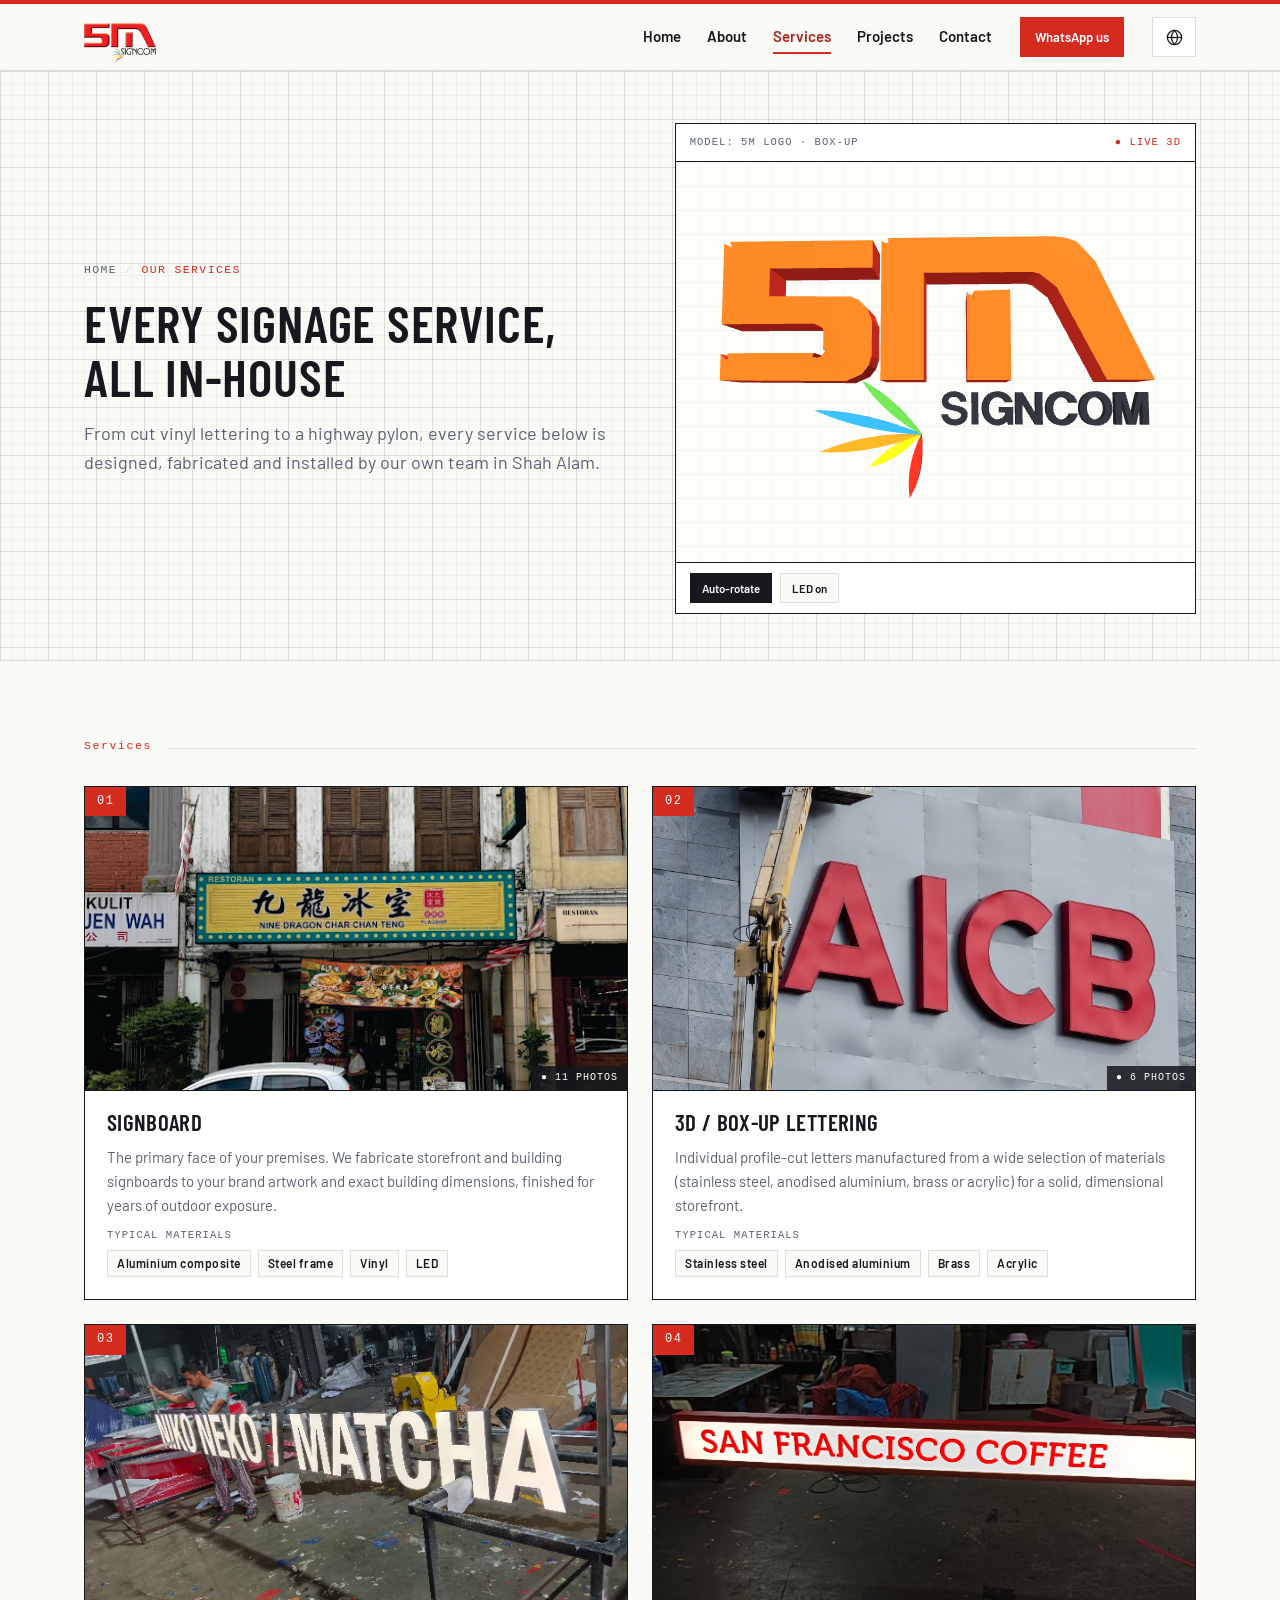
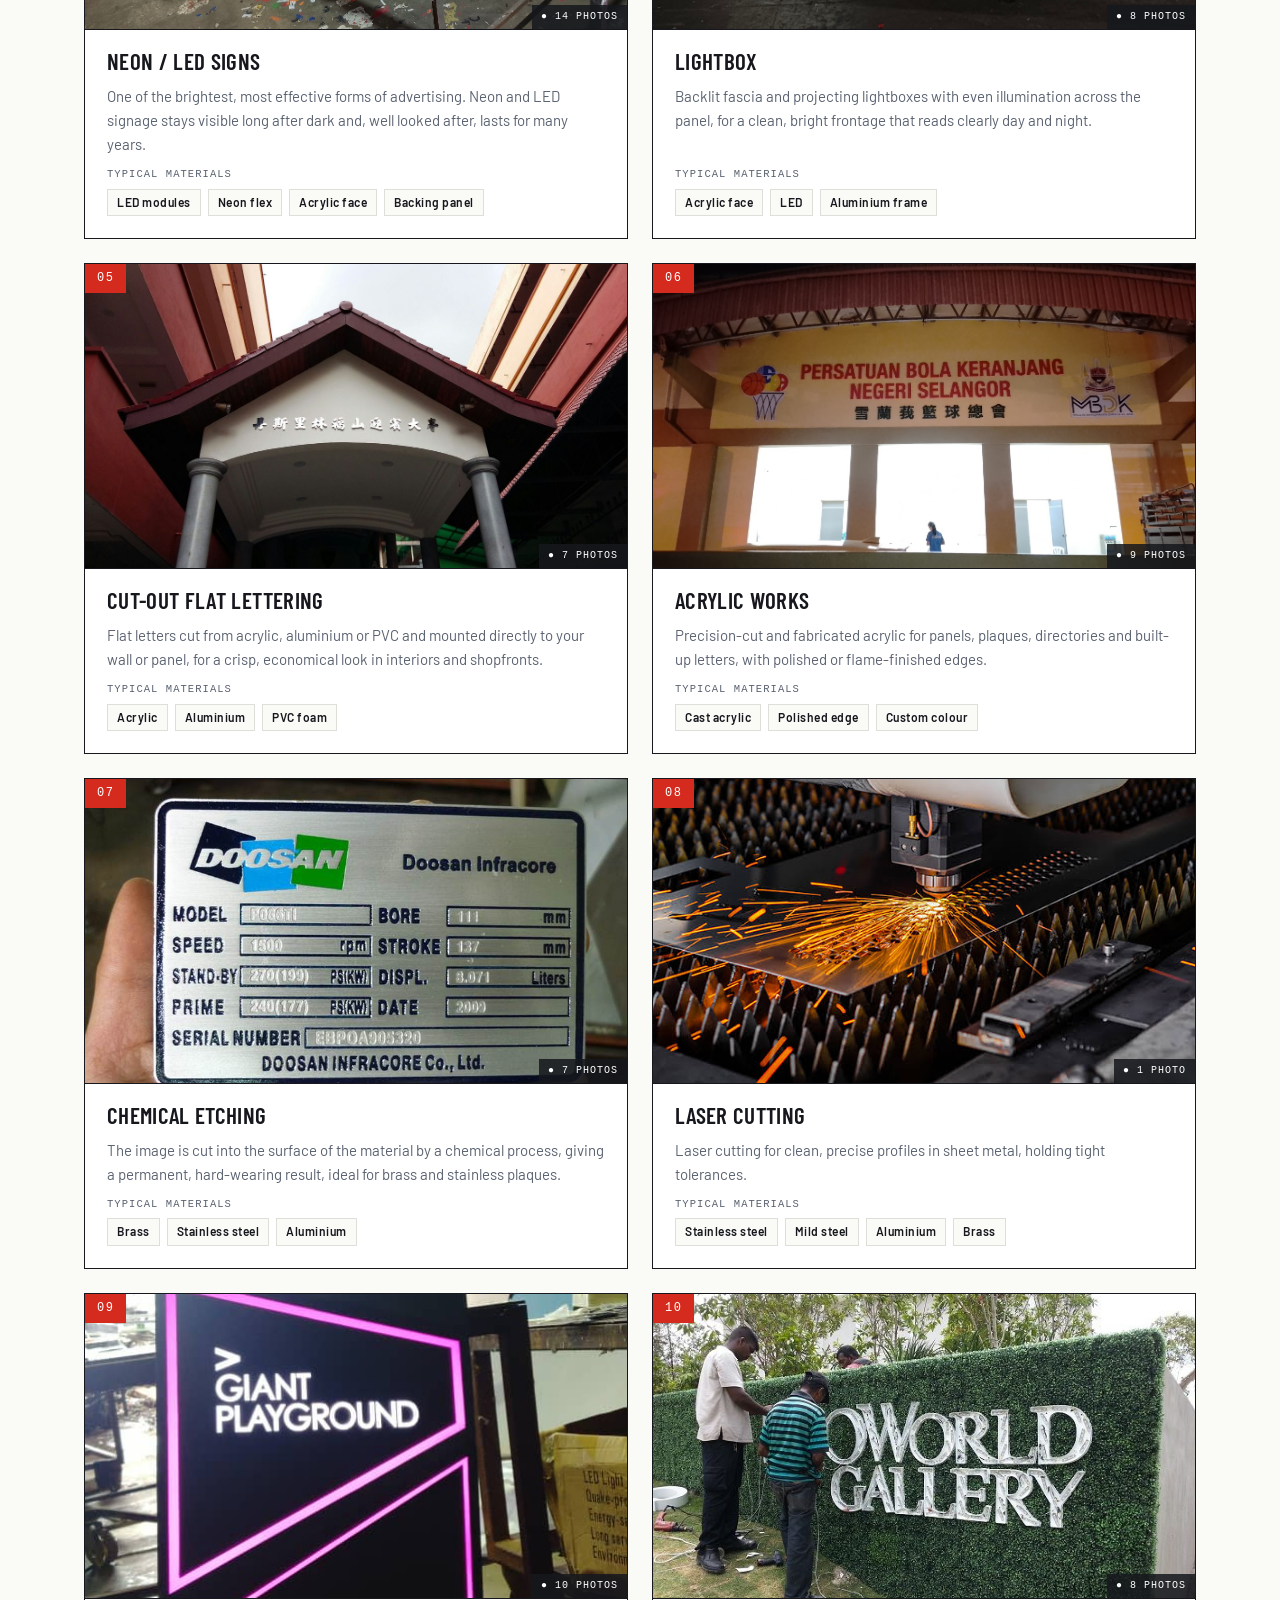
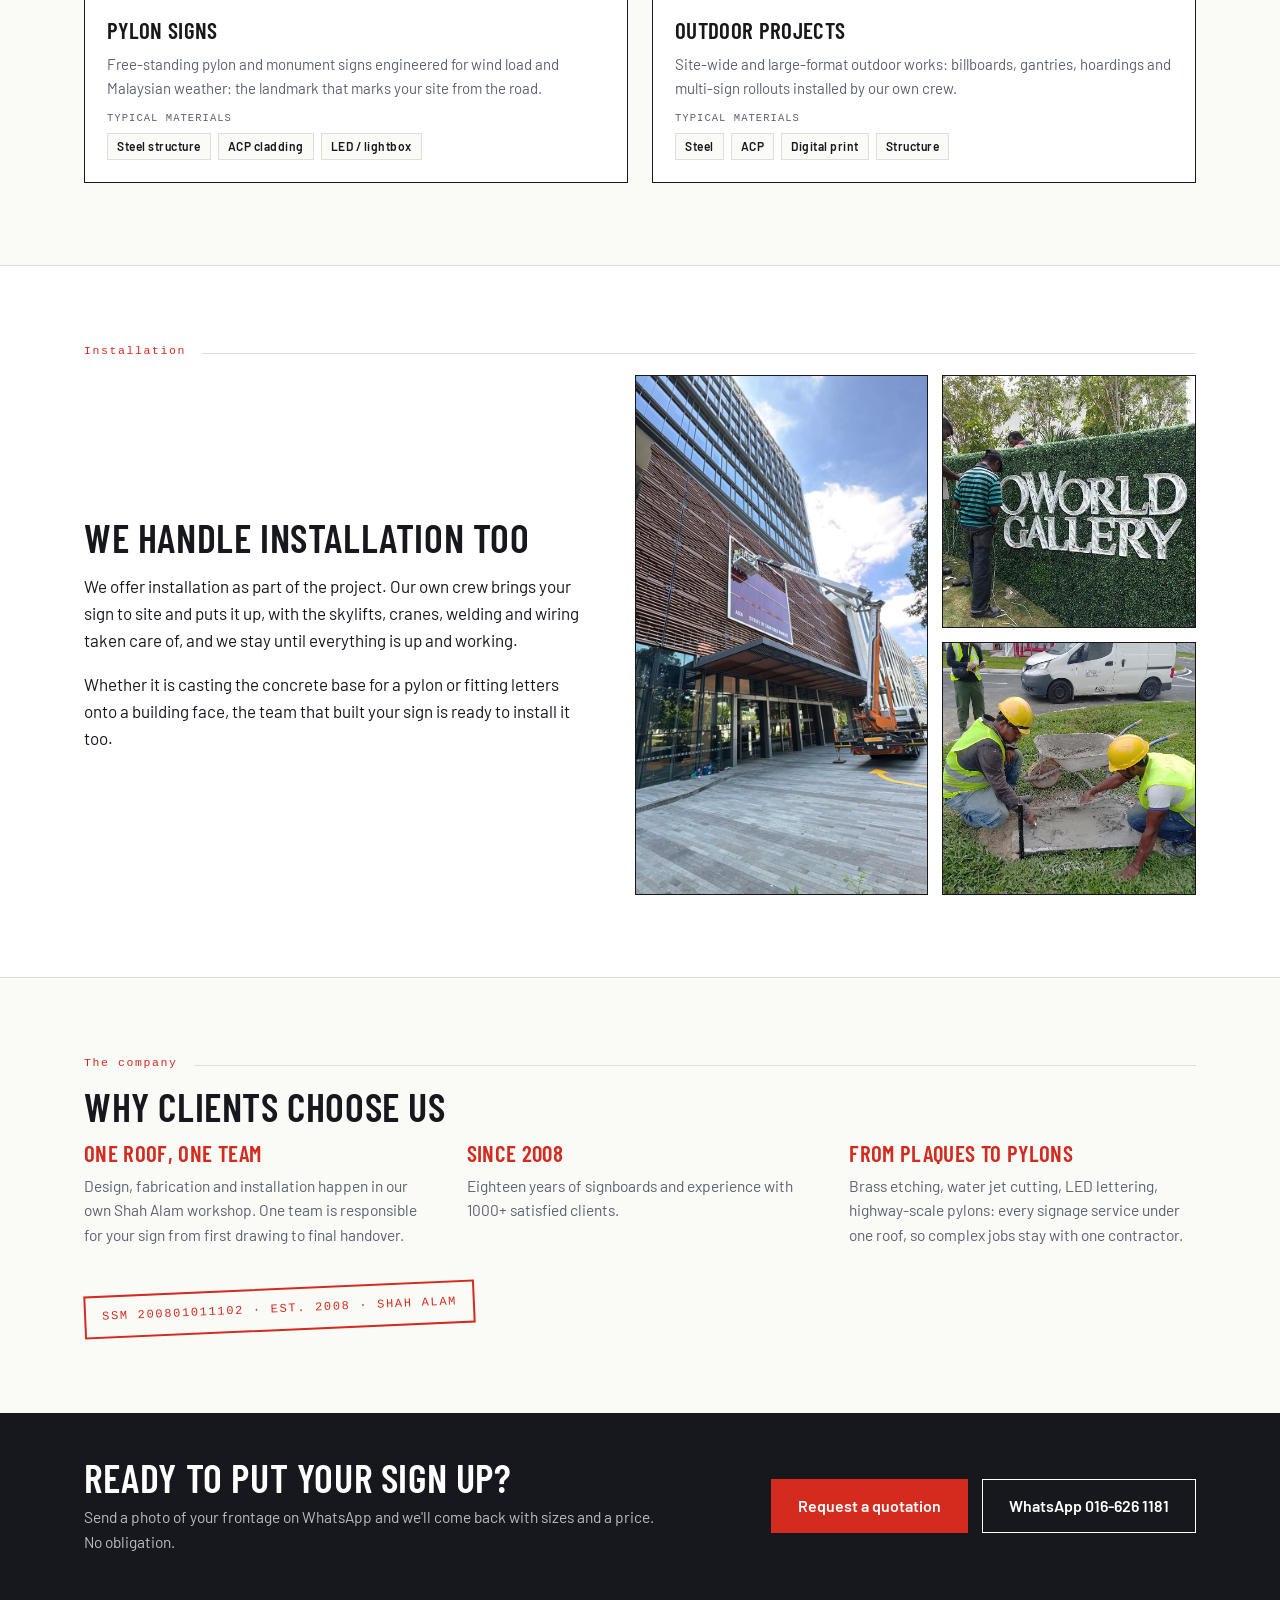
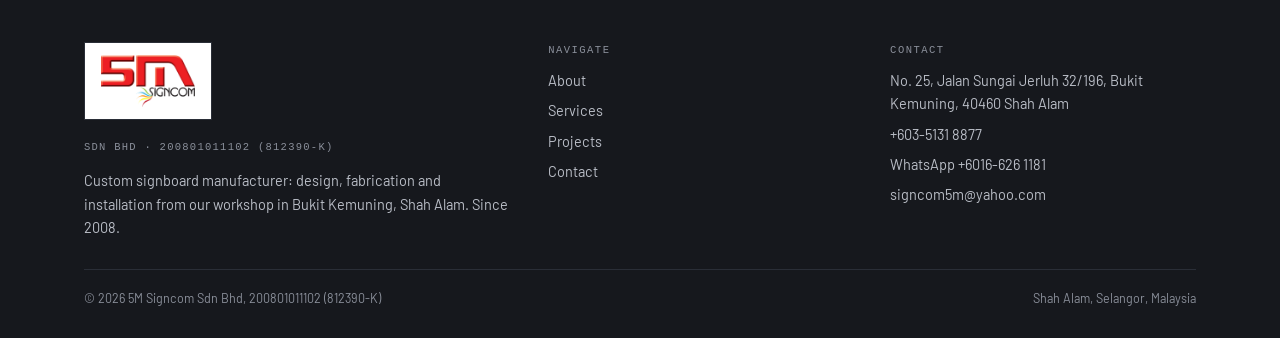
<file: site/services.html>
<!doctype html>
<html lang="en">
<head>
<meta charset="utf-8">
<meta name="viewport" content="width=device-width, initial-scale=1">
<meta http-equiv="Content-Security-Policy" content="default-src 'self'; script-src 'self' https://www.googletagmanager.com https://www.googleadservices.com https://www.google.com; style-src 'self' 'unsafe-inline'; img-src 'self' data: https://www.googletagmanager.com https://www.googleadservices.com https://googleads.g.doubleclick.net https://pagead2.googlesyndication.com https://www.google.com https://www.google.com.my; font-src 'self'; frame-src https://www.google.com https://maps.google.com https://consent.google.com; connect-src 'self' https://www.googletagmanager.com https://www.googleadservices.com https://googleads.g.doubleclick.net https://pagead2.googlesyndication.com https://www.google.com https://www.google.com.my https://ad.doubleclick.net; object-src 'none'; base-uri 'self'; form-action 'self'">
<!-- Google tag (gtag.js) -->
<script async src="https://www.googletagmanager.com/gtag/js?id=AW-16679399863"></script>
<script src="assets/js/gtag-init.js?v=20260922a"></script>
<title>Signage Services: 3D LED, Lightbox, Pylon | 5M Signcom</title>
<meta name="description" content="Every signage service under one roof since 2008: signboards, LED, lightboxes, acrylic, etching and pylons. Get a free quote by phone or WhatsApp.">
<meta property="og:site_name" content="5M Signcom Sdn Bhd">
<meta property="og:type" content="website">
<meta property="og:title" content="Signage Services: 3D LED, Lightbox, Pylon | 5M Signcom">
<meta property="og:description" content="Every signage service under one roof since 2008: signboards, LED, lightboxes, acrylic, etching and pylons. Get a free quote by phone or WhatsApp.">
<link rel="icon" type="image/png" href="assets/img/favicon.png">
<link rel="stylesheet" href="assets/css/site.css?v=20260922a">
</head>
<body>

<header class="topbar">
  <div class="container topbar-inner">
    <a class="brand" href="index.html" aria-label="5M Signcom, home">
      <img class="brand-logo" src="assets/img/logo.png" alt="5M Signcom" width="440" height="244">
    </a>
    <nav class="nav" id="nav" aria-label="Main">
      <a href="index.html" data-i18n="nav_home">Home</a>
      <a href="about.html" data-i18n="nav_about">About</a>
      <a href="services.html" aria-current="page" data-i18n="nav_services">Services</a>
      <a href="gallery.html" data-i18n="nav_projects">Projects</a>
      <a href="contact.html" data-i18n="nav_contact">Contact</a>
    </nav>
    <a class="btn btn-red top-wa" href="https://wa.me/60166261181" target="_blank" rel="noopener" data-i18n="nav_wa">WhatsApp us</a>
    <a class="wa-icon" href="https://wa.me/60166261181" target="_blank" rel="noopener" aria-label="WhatsApp us" data-i18n-attr="aria-label:nav_wa"><svg viewBox="0 0 24 24" width="20" height="20" fill="currentColor" aria-hidden="true"><path d="M17.472 14.382c-.297-.149-1.758-.867-2.03-.967-.273-.099-.471-.148-.67.15-.197.297-.767.966-.94 1.164-.173.199-.347.223-.644.075-.297-.15-1.255-.463-2.39-1.475-.883-.788-1.48-1.761-1.653-2.059-.173-.297-.018-.458.13-.606.134-.133.297-.347.446-.52.149-.174.198-.298.298-.497.099-.198.05-.371-.025-.52-.075-.149-.669-1.612-.916-2.207-.242-.579-.487-.5-.669-.51-.173-.008-.371-.01-.57-.01-.198 0-.52.074-.792.372-.272.297-1.04 1.016-1.04 2.479 0 1.462 1.065 2.875 1.213 3.074.149.198 2.096 3.2 5.077 4.487.709.306 1.262.489 1.694.625.712.227 1.36.195 1.871.118.571-.085 1.758-.719 2.006-1.413.248-.694.248-1.289.173-1.413-.074-.124-.272-.198-.57-.347m-5.421 7.403h-.004a9.87 9.87 0 01-5.031-1.378l-.361-.214-3.741.982.998-3.648-.235-.374a9.86 9.86 0 01-1.51-5.26c.001-5.45 4.436-9.884 9.888-9.884 2.64 0 5.122 1.03 6.988 2.898a9.825 9.825 0 012.893 6.994c-.003 5.45-4.437 9.884-9.885 9.884m8.413-18.297A11.815 11.815 0 0012.05 0C5.495 0 .16 5.335.157 11.892c0 2.096.547 4.142 1.588 5.945L.057 24l6.305-1.654a11.882 11.882 0 005.683 1.448h.005c6.554 0 11.89-5.335 11.893-11.893a11.821 11.821 0 00-3.48-8.413z"/></svg></a>
    <div class="lang">
      <button type="button" class="lang-btn" id="langBtn" aria-haspopup="true" aria-expanded="false" aria-label="Language" data-i18n-attr="aria-label:lang_label">
        <svg viewBox="0 0 24 24" width="19" height="19" fill="none" stroke="currentColor" stroke-width="1.6" aria-hidden="true"><circle cx="12" cy="12" r="9"/><path d="M3 12h18"/><path d="M12 3c2.5 2.6 3.9 5.6 3.9 9s-1.4 6.4-3.9 9c-2.5-2.6-3.9-5.6-3.9-9s1.4-6.4 3.9-9z"/></svg>
      </button>
      <div class="lang-menu" hidden>
        <button type="button" data-lang="en" aria-pressed="true">English</button>
        <button type="button" data-lang="ms" aria-pressed="false">Bahasa Melayu</button>
        <button type="button" data-lang="zh" aria-pressed="false">中文</button>
      </div>
    </div>
    <button class="menu-btn" id="menuBtn" aria-expanded="false" aria-controls="nav" aria-label="Menu" data-i18n-attr="aria-label:nav_menu"><span class="menu-bars" aria-hidden="true"><span></span><span></span><span></span></span></button>
  </div>
</header>

<main id="top">
  <section class="page-head">
    <div class="container page-head-inner">
      <div class="svc-hero">
        <div>
          <nav class="crumb mono" aria-label="Breadcrumb">
            <a href="index.html" data-i18n="nav_home">Home</a><span class="sep">/</span><b data-i18n="sv_crumb">Our services</b>
          </nav>
          <h1 class="display" data-i18n="sv_h1">Every signage service, all in-house</h1>
          <p class="lede" data-i18n="sv_lede">From cut vinyl lettering to a highway pylon, every service below is designed, fabricated and installed by our own team in Shah Alam.</p>
        </div>
        <div class="viewer-wrap">
          <div class="viewer-head mono">
            <span data-i18n="v_head_l">Model: 5M logo · box-up</span>
            <span class="live" data-i18n="v_live">● Live 3D</span>
          </div>
          <canvas id="viewer3d" width="600" height="400" role="img" aria-label="Interactive 3D model of the 5M Signcom logo as a box-up sign"></canvas>
          <div class="viewer-fallback" id="viewerFallback" style="display:none;" data-i18n="v_fallback">3D preview needs WebGL, which this browser has turned off. Everything else on the page works; this box is only the interactive logo.</div>
          <div class="viewer-foot">
            <div class="viewer-controls">
              <button type="button" id="btnRotate" aria-pressed="true" data-i18n="v_ctl_rotate">Auto-rotate</button>
              <button type="button" id="btnLight" aria-pressed="false" data-i18n="v_ctl_light">LED on</button>
            </div>
          </div>
        </div>
      </div>
    </div>
  </section>

  <section class="section">
    <div class="container">
      <div class="sec-tag"><span class="mono" data-i18n="sv_tag">Services</span><span class="rule"></span></div>

      <div class="svc-sheets" style="margin-top:30px;">
        <article class="svc-sheet" id="signboard">
          <div class="svc-photo proj-item" data-cat="signboard">
            <img src="assets/img/gallery/signboard-01.jpg" alt="Shopfront signboard fabricated and installed by 5M Signcom. Opens a photo slider." loading="lazy">
            <span class="svc-num mono">01</span>
            <span class="svc-count mono">● <span class="gl-count">11</span> <span data-i18n="gl_photos">photos</span></span>
          </div>
          <div class="svc-body">
            <h3 class="display" data-i18n="s_signboard">Signboard</h3>
            <p data-i18n="sv_d_signboard">The primary face of your premises. We fabricate storefront and building signboards to your brand artwork and exact building dimensions, finished for years of outdoor exposure.</p>
            <div class="materials"><span class="mono" data-i18n="sv_mat_label">Typical materials</span><div class="mat-tags" data-i18n-list="sv_mat_signboard"><span>Aluminium composite</span><span>Steel frame</span><span>Vinyl</span><span>LED</span></div></div>
          </div>
        </article>

        <article class="svc-sheet" id="threed">
          <div class="svc-photo proj-item" data-cat="3d">
            <img src="assets/img/gallery/aicb/AICB6.webp" alt="AICB 3D box-up lettering by 5M Signcom. Opens a photo slider." loading="lazy">
            <span class="svc-num mono">02</span>
            <span class="svc-count mono">● <span class="gl-count">6</span> <span data-i18n="gl_photos">photos</span></span>
          </div>
          <div class="svc-body">
            <h3 class="display" data-i18n="s_3d">3D / box-up lettering</h3>
            <p data-i18n="sv_d_3d">Individual profile-cut letters manufactured from a wide selection of materials (stainless steel, anodised aluminium, brass or acrylic) for a solid, dimensional storefront.</p>
            <div class="materials"><span class="mono" data-i18n="sv_mat_label">Typical materials</span><div class="mat-tags" data-i18n-list="sv_mat_3d"><span>Stainless steel</span><span>Anodised aluminium</span><span>Brass</span><span>Acrylic</span></div></div>
          </div>
        </article>

        <article class="svc-sheet" id="led">
          <div class="svc-photo proj-item" data-cat="3dled">
            <img src="assets/img/gallery/nikoneko/nikoneko-01.jpg" alt="Niko Neko Matcha LED-lit 3D box-up lettering by 5M Signcom. Opens a photo slider." loading="lazy">
            <span class="svc-num mono">03</span>
            <span class="svc-count mono">● <span class="gl-count">14</span> <span data-i18n="gl_photos">photos</span></span>
          </div>
          <div class="svc-body">
            <h3 class="display" data-i18n="s_led">Neon / LED signs</h3>
            <p data-i18n="sv_d_led">One of the brightest, most effective forms of advertising. Neon and LED signage stays visible long after dark and, well looked after, lasts for many years.</p>
            <div class="materials"><span class="mono" data-i18n="sv_mat_label">Typical materials</span><div class="mat-tags" data-i18n-list="sv_mat_led"><span>LED modules</span><span>Neon flex</span><span>Acrylic face</span><span>Backing panel</span></div></div>
          </div>
        </article>

        <article class="svc-sheet" id="lightbox">
          <div class="svc-photo proj-item" data-cat="lightbox">
            <img src="assets/img/gallery/lightbox-07.jpg" alt="Backlit lightbox signage by 5M Signcom. Opens a photo slider." loading="lazy">
            <span class="svc-num mono">04</span>
            <span class="svc-count mono">● <span class="gl-count">8</span> <span data-i18n="gl_photos">photos</span></span>
          </div>
          <div class="svc-body">
            <h3 class="display" data-i18n="s_lightbox">Lightbox</h3>
            <p data-i18n="sv_d_lightbox">Backlit fascia and projecting lightboxes with even illumination across the panel, for a clean, bright frontage that reads clearly day and night.</p>
            <div class="materials"><span class="mono" data-i18n="sv_mat_label">Typical materials</span><div class="mat-tags" data-i18n-list="sv_mat_lightbox"><span>Acrylic face</span><span>LED</span><span>Aluminium frame</span></div></div>
          </div>
        </article>

        <article class="svc-sheet" id="cutout">
          <div class="svc-photo proj-item" data-cat="cutout">
            <img src="assets/img/gallery/cutout-04.jpg" alt="Cut-out flat lettering mounted on a wall by 5M Signcom. Opens a photo slider." loading="lazy">
            <span class="svc-num mono">05</span>
            <span class="svc-count mono">● <span class="gl-count">7</span> <span data-i18n="gl_photos">photos</span></span>
          </div>
          <div class="svc-body">
            <h3 class="display" data-i18n="s_cutout">Cut-out flat lettering</h3>
            <p data-i18n="sv_d_cutout">Flat letters cut from acrylic, aluminium or PVC and mounted directly to your wall or panel, for a crisp, economical look in interiors and shopfronts.</p>
            <div class="materials"><span class="mono" data-i18n="sv_mat_label">Typical materials</span><div class="mat-tags" data-i18n-list="sv_mat_cutout"><span>Acrylic</span><span>Aluminium</span><span>PVC foam</span></div></div>
          </div>
        </article>

        <article class="svc-sheet" id="acrylic">
          <div class="svc-photo proj-item" data-cat="acrylic">
            <img src="assets/img/gallery/acrylic-01.jpg" alt="Fabricated acrylic signage by 5M Signcom. Opens a photo slider." loading="lazy">
            <span class="svc-num mono">06</span>
            <span class="svc-count mono">● <span class="gl-count">9</span> <span data-i18n="gl_photos">photos</span></span>
          </div>
          <div class="svc-body">
            <h3 class="display" data-i18n="s_acrylic">Acrylic works</h3>
            <p data-i18n="sv_d_acrylic">Precision-cut and fabricated acrylic for panels, plaques, directories and built-up letters, with polished or flame-finished edges.</p>
            <div class="materials"><span class="mono" data-i18n="sv_mat_label">Typical materials</span><div class="mat-tags" data-i18n-list="sv_mat_acrylic"><span>Cast acrylic</span><span>Polished edge</span><span>Custom colour</span></div></div>
          </div>
        </article>

        <article class="svc-sheet" id="etching">
          <div class="svc-photo proj-item" data-cat="etching">
            <img src="assets/img/proj-etching-doosan.jpg" alt="Doosan Infracore chemically etched plaque by 5M Signcom. Opens a photo slider." loading="lazy">
            <span class="svc-num mono">07</span>
            <span class="svc-count mono">● <span class="gl-count">7</span> <span data-i18n="gl_photos">photos</span></span>
          </div>
          <div class="svc-body">
            <h3 class="display" data-i18n="s_etching">Chemical etching</h3>
            <p data-i18n="sv_d_etching">The image is cut into the surface of the material by a chemical process, giving a permanent, hard-wearing result, ideal for brass and stainless plaques.</p>
            <div class="materials"><span class="mono" data-i18n="sv_mat_label">Typical materials</span><div class="mat-tags" data-i18n-list="sv_mat_etching"><span>Brass</span><span>Stainless steel</span><span>Aluminium</span></div></div>
          </div>
        </article>

        <article class="svc-sheet" id="laser">
          <div class="svc-photo proj-item" data-cat="laser">
            <img src="assets/img/gallery/laser-cutting-01.jpg" alt="Laser cutting head profiling a metal sheet. Opens a photo slider." loading="lazy">
            <span class="svc-num mono">08</span>
            <span class="svc-count mono">● <span class="gl-count">1</span> <span data-i18n="gl_photo">photo</span></span>
          </div>
          <div class="svc-body">
            <h3 class="display" data-i18n="s_laser">Laser cutting</h3>
            <p data-i18n="sv_d_laser">Laser cutting for clean, precise profiles in sheet metal, holding tight tolerances.</p>
            <div class="materials"><span class="mono" data-i18n="sv_mat_label">Typical materials</span><div class="mat-tags" data-i18n-list="sv_mat_laser"><span>Stainless steel</span><span>Mild steel</span><span>Aluminium</span><span>Brass</span></div></div>
          </div>
        </article>

        <article class="svc-sheet" id="pylon">
          <div class="svc-photo proj-item" data-cat="pylon">
            <img src="assets/img/gallery/pylon-04.jpeg" alt="Free-standing pylon sign by 5M Signcom. Opens a photo slider." loading="lazy">
            <span class="svc-num mono">09</span>
            <span class="svc-count mono">● <span class="gl-count">10</span> <span data-i18n="gl_photos">photos</span></span>
          </div>
          <div class="svc-body">
            <h3 class="display" data-i18n="s_pylon">Pylon signs</h3>
            <p data-i18n="sv_d_pylon">Free-standing pylon and monument signs engineered for wind load and Malaysian weather: the landmark that marks your site from the road.</p>
            <div class="materials"><span class="mono" data-i18n="sv_mat_label">Typical materials</span><div class="mat-tags" data-i18n-list="sv_mat_pylon"><span>Steel structure</span><span>ACP cladding</span><span>LED / lightbox</span></div></div>
          </div>
        </article>

        <article class="svc-sheet" id="outdoor">
          <div class="svc-photo proj-item" data-cat="outdoor">
            <img src="assets/img/gallery/outdoor-04.jpg" alt="Large-format outdoor signage project by 5M Signcom. Opens a photo slider." loading="lazy">
            <span class="svc-num mono">10</span>
            <span class="svc-count mono">● <span class="gl-count">8</span> <span data-i18n="gl_photos">photos</span></span>
          </div>
          <div class="svc-body">
            <h3 class="display" data-i18n="s_outdoor">Outdoor projects</h3>
            <p data-i18n="sv_d_outdoor">Site-wide and large-format outdoor works: billboards, gantries, hoardings and multi-sign rollouts installed by our own crew.</p>
            <div class="materials"><span class="mono" data-i18n="sv_mat_label">Typical materials</span><div class="mat-tags" data-i18n-list="sv_mat_outdoor"><span>Steel</span><span>ACP</span><span>Digital print</span><span>Structure</span></div></div>
          </div>
        </article>

      </div>
    </div>
  </section>

  <section class="section section-alt">
    <div class="container">
      <div class="sec-tag"><span class="mono" data-i18n="sv_inst_tag">Installation</span><span class="rule"></span></div>
      <div class="install-grid" style="margin-top:8px;">
        <div class="prose">
          <h2 class="display" data-i18n="sv_inst_h">We handle installation too</h2>
          <p data-i18n="sv_inst_p1">We offer installation as part of the project. Our own crew brings your sign to
            site and puts it up, with the skylifts, cranes, welding and wiring taken care of, and we stay until
            everything is up and working.</p>
          <p data-i18n="sv_inst_p2">Whether it is casting the concrete base for a pylon or fitting letters onto a
            building face, the team that built your sign is ready to install it too.</p>
        </div>
        <div class="install-photos">
          <figure class="ph ph-tall">
            <img src="assets/img/gallery/aicb/AICB1.jpeg"
              alt="5M Signcom crew installing large-format building signage at AICB, Kuala Lumpur, using a boom lift" loading="lazy">
          </figure>
          <figure class="ph">
            <img src="assets/img/gallery/outdoor-04.jpg"
              alt="5M Signcom crew wiring LED lettering on site" loading="lazy">
          </figure>
          <figure class="ph">
            <img src="assets/img/gallery/installation-pylon.jpg"
              alt="5M Signcom crew casting the concrete foundation for a sign" loading="lazy">
          </figure>
        </div>
      </div>
    </div>
  </section>

  <section class="section" id="why">
    <div class="container">
      <div class="sec-tag"><span class="mono" data-i18n="tag_why">The company</span><span class="rule"></span></div>
      <h2 class="display" data-i18n="why_h2">Why clients choose us</h2>
      <div class="why-grid">
        <div class="why-item">
          <h3 class="display" data-i18n="why1_h">One roof, one team</h3>
          <p data-i18n="why1_p">Design, fabrication and installation happen in our own Shah Alam workshop. One team is responsible for your sign from first drawing to final handover.</p>
        </div>
        <div class="why-item">
          <h3 class="display" data-i18n="why2_h">Since 2008</h3>
          <p data-i18n="why2_p">Eighteen years of signboards and experience with 1000+ satisfied clients.</p>
        </div>
        <div class="why-item">
          <h3 class="display" data-i18n="why3_h">From plaques to pylons</h3>
          <p data-i18n="why3_p">Brass etching, water jet cutting, LED lettering, highway-scale pylons: every signage service under one roof, so complex jobs stay with one contractor.</p>
        </div>
      </div>
      <div class="stamp mono" data-i18n="stamp">SSM 200801011102 · EST. 2008 · SHAH ALAM</div>
    </div>
  </section>

  <section class="cta-band">
    <div class="container cta-band-inner">
      <div>
        <h2 class="display" data-i18n="cta_band_h">Ready to put your sign up?</h2>
        <p data-i18n="cta_band_p">Send a photo of your frontage on WhatsApp and we'll come back with sizes and a price. No obligation.</p>
      </div>
      <div class="cta-row" style="margin:0;">
        <a class="btn btn-red" href="contact.html" data-i18n="cta_quote">Request a quotation</a>
        <a class="btn btn-ghost" href="https://wa.me/60166261181" target="_blank" rel="noopener">WhatsApp 016-626 1181</a>
      </div>
    </div>
  </section>
</main>

<footer>
  <div class="container">
    <div class="foot-grid">
      <div>
        <a class="foot-logo" href="index.html" aria-label="5M Signcom, home">
          <img src="assets/img/logo.png" alt="5M Signcom Sdn Bhd" width="440" height="244">
        </a>
        <p class="mono" style="margin-top:12px;font-size:10.5px;letter-spacing:.12em;color:#8A8F9A;">SDN BHD · 200801011102 (812390-K)</p>
        <p style="margin-top:14px;max-width:34em;" data-i18n="foot_blurb">Custom signboard manufacturer: design, fabrication and installation from our workshop in Bukit Kemuning, Shah Alam. Since 2008.</p>
      </div>
      <div class="foot-col">
        <span class="mono" data-i18n="foot_nav">Navigate</span>
        <a href="about.html" data-i18n="nav_about">About</a>
        <a href="services.html" data-i18n="nav_services">Services</a>
        <a href="gallery.html" data-i18n="nav_projects">Projects</a>
        <a href="contact.html" data-i18n="nav_contact">Contact</a>
      </div>
      <div class="foot-col">
        <span class="mono" data-i18n="foot_contact">Contact</span>
        <p>No. 25, Jalan Sungai Jerluh 32/196, Bukit Kemuning, 40460 Shah Alam</p>
        <a href="tel:+60351318877">+603-5131 8877</a>
        <a href="https://wa.me/60166261181" target="_blank" rel="noopener">WhatsApp +6016-626 1181</a>
        <a href="mailto:signcom5m@yahoo.com">signcom5m@yahoo.com</a>
      </div>
    </div>
    <div class="foot-base">
      <span>© <span id="year">2026</span> 5M Signcom Sdn Bhd, 200801011102 (812390-K)</span>
      <span data-i18n="foot_made">Shah Alam, Selangor, Malaysia</span>
    </div>
  </div>
</footer>

<script src="assets/js/three.min.js"></script>
<script src="assets/js/viewer3d.js?v=20260922a"></script>
<script src="assets/js/gallery-data.js?v=20260922a"></script>
<script src="assets/js/gallery.js?v=20260922a"></script>
<script src="assets/js/site.js?v=20260922a"></script>
</body>
</html>
</file>
<file: site/assets/css/site.css>
/* ============================================================
   5M Signcom — Shop Drawing theme (Design A)
   Shared stylesheet for the multi-page site.
   ============================================================ */

/* ---------- fonts (self-hosted) ---------- */
@font-face{font-family:'Barlow';font-style:normal;font-weight:400;font-display:swap;src:url('../fonts/barlow-400.woff2') format('woff2');}
@font-face{font-family:'Barlow';font-style:normal;font-weight:600;font-display:swap;src:url('../fonts/barlow-600.woff2') format('woff2');}
@font-face{font-family:'Barlow Condensed';font-style:normal;font-weight:600;font-display:swap;src:url('../fonts/barlowcondensed-600.woff2') format('woff2');}

:root{
  --paper:#FAFAF7;
  --panel:#FFFFFF;
  --ink:#16181D;
  --steel:#5A6270;
  --line:#DDDFD9;
  --red:#D42B1E;
  --red-dark:#B0231B;
  --grid:rgba(22,24,29,.045);
  --grid-major:rgba(22,24,29,.09);
}
*{margin:0;padding:0;box-sizing:border-box;}
html{scroll-behavior:smooth;}
@media (prefers-reduced-motion:reduce){html{scroll-behavior:auto;}}
body{
  font-family:'Barlow','Segoe UI','Microsoft YaHei','PingFang SC',sans-serif;
  background:var(--paper);color:var(--ink);
  font-size:17px;line-height:1.6;
  -webkit-font-smoothing:antialiased;
}
html[lang="zh"] body{font-family:'Barlow','PingFang SC','Microsoft YaHei','Noto Sans SC','Segoe UI',sans-serif;}
.mono{font-family:ui-monospace,'Cascadia Mono',Consolas,'Courier New',monospace;}
.container{max-width:1160px;margin:0 auto;padding:0 24px;}
a{color:inherit;}
img{max-width:100%;display:block;}
:focus-visible{outline:2px solid var(--red);outline-offset:3px;border-radius:1px;}

.display{
  font-family:'Barlow Condensed','Arial Narrow','Barlow','Microsoft YaHei',sans-serif;
  font-weight:600;text-transform:uppercase;letter-spacing:.015em;line-height:1.04;
}
html[lang="zh"] .display{letter-spacing:.06em;line-height:1.22;}

/* ---------- header ---------- */
.topbar{position:sticky;top:0;z-index:50;background:rgba(250,250,247,.94);backdrop-filter:blur(8px);border-bottom:1px solid var(--line);}
.topbar::before{content:"";display:block;height:4px;background:var(--red);}
.topbar-inner{display:flex;align-items:center;gap:28px;height:66px;}
.brand{display:flex;align-items:center;text-decoration:none;}
.brand-logo{height:40px;width:auto;display:block;transform:translateY(6px);}
.nav{display:flex;gap:26px;margin-left:auto;}
.nav a{text-decoration:none;font-weight:600;font-size:15px;color:var(--ink);border-bottom:2px solid transparent;padding:4px 0;}
.nav a:hover{border-bottom-color:var(--red);color:var(--red-dark);}
.nav a[aria-current="page"]{border-bottom-color:var(--red);color:var(--red-dark);}
.lang{position:relative;}
.lang-btn{display:flex;align-items:center;justify-content:center;width:44px;height:40px;background:#fff;border:1px solid var(--line);padding:0;cursor:pointer;color:var(--ink);}
.lang-btn:hover,.lang-btn[aria-expanded="true"]{border-color:var(--ink);}
.lang-btn svg{flex:0 0 auto;}
.lang-menu{position:absolute;top:calc(100% + 6px);right:0;background:#fff;border:1px solid var(--line);box-shadow:0 8px 22px rgba(14,15,19,.1);min-width:150px;z-index:60;}
.lang-menu button{display:block;width:100%;text-align:left;background:none;border:0;border-bottom:1px solid var(--line);padding:10px 14px;font:inherit;font-size:13.5px;cursor:pointer;color:var(--ink);}
.lang-menu button:last-child{border-bottom:0;}
.lang-menu button:hover{background:var(--panel);color:var(--red-dark);}
.lang-menu button[aria-pressed="true"]{color:var(--red);font-weight:600;}
/* top-bar WhatsApp: text button on desktop, icon button on mobile */
.btn.top-wa{display:inline-flex;align-items:center;height:40px;padding:0 14px;font-size:13px;line-height:1;white-space:nowrap;}
.wa-icon{display:none;align-items:center;justify-content:center;height:40px;padding:0 14px;background:var(--red);color:#fff;}
.wa-icon:hover{background:var(--red-dark);}
.wa-icon svg{display:block;}
.menu-btn{display:none;background:none;border:1px solid var(--line);width:44px;height:40px;padding:0;cursor:pointer;align-items:center;justify-content:center;}
.menu-bars{display:block;width:18px;}
.menu-bars span{display:block;height:2px;background:var(--ink);transition:transform .18s ease,opacity .18s ease;}
.menu-bars span + span{margin-top:4px;}
.menu-btn[aria-expanded="true"] .menu-bars span:nth-child(1){transform:translateY(6px) rotate(45deg);}
.menu-btn[aria-expanded="true"] .menu-bars span:nth-child(2){opacity:0;}
.menu-btn[aria-expanded="true"] .menu-bars span:nth-child(3){transform:translateY(-6px) rotate(-45deg);}
@media (prefers-reduced-motion:reduce){.menu-bars span{transition:none;}}

/* ---------- hero (home) ---------- */
.hero{
  border-bottom:1px solid var(--line);
  background-image:
    linear-gradient(var(--grid-major) 1px,transparent 1px),
    linear-gradient(90deg,var(--grid-major) 1px,transparent 1px),
    linear-gradient(var(--grid) 1px,transparent 1px),
    linear-gradient(90deg,var(--grid) 1px,transparent 1px);
  background-size:48px 48px,48px 48px,12px 12px,12px 12px;
}
.hero-inner{display:grid;grid-template-columns:1.05fr .95fr;gap:56px;padding-top:72px;padding-bottom:84px;align-items:center;}
.eyebrow{font-size:12px;letter-spacing:.16em;text-transform:uppercase;color:var(--steel);margin-bottom:18px;}
.eyebrow b{color:var(--red);font-weight:400;}
h1{font-size:clamp(38px,5vw,58px);margin-bottom:20px;}
.h1-sign{color:var(--red);}
.hero-sub{font-size:18.5px;color:var(--steel);max-width:34em;margin-bottom:30px;}
.cta-row{display:flex;gap:14px;flex-wrap:wrap;margin-bottom:34px;}
.btn{display:inline-block;text-decoration:none;font-weight:600;font-size:16px;padding:13px 26px;border:1px solid transparent;cursor:pointer;font-family:inherit;}
.btn-red{background:var(--red);color:#fff;}
.btn-red:hover{background:var(--red-dark);}
.btn-ghost{border-color:var(--ink);color:var(--ink);background:transparent;}
.btn-ghost:hover{background:var(--ink);color:#fff;}
.btn-lg{display:block;width:100%;text-align:center;font-size:18px;padding:17px 28px;}
.chips{display:flex;gap:10px;flex-wrap:wrap;}
.chip{font-size:11.5px;letter-spacing:.06em;color:var(--steel);border:1px solid var(--line);background:#fff;padding:5px 10px;}

/* services hero (page header with live 3D viewer) */
.svc-hero{display:grid;grid-template-columns:1.02fr .98fr;gap:48px;align-items:center;}
.svc-hero-points{list-style:none;display:grid;gap:8px;margin-top:20px;}
.svc-hero-points li{font-size:14.5px;color:var(--steel);padding-left:20px;position:relative;}
.svc-hero-points li::before{content:"—";position:absolute;left:0;color:var(--red);}

/* ---------- interior page header ---------- */
.page-head{
  border-bottom:1px solid var(--line);
  background-image:
    linear-gradient(var(--grid-major) 1px,transparent 1px),
    linear-gradient(90deg,var(--grid-major) 1px,transparent 1px),
    linear-gradient(var(--grid) 1px,transparent 1px),
    linear-gradient(90deg,var(--grid) 1px,transparent 1px);
  background-size:48px 48px,48px 48px,12px 12px,12px 12px;
}
.page-head-inner{padding-top:52px;padding-bottom:46px;}
.crumb{font-size:11.5px;letter-spacing:.12em;text-transform:uppercase;color:var(--steel);margin-bottom:16px;display:flex;gap:8px;align-items:center;flex-wrap:wrap;}
.crumb a{color:var(--steel);text-decoration:none;}
.crumb a:hover{color:var(--red);}
.crumb .sep{color:var(--line);}
.crumb b{color:var(--red);font-weight:400;}
.page-head h1{font-size:clamp(34px,4.4vw,52px);margin-bottom:16px;max-width:16em;}
.page-head .lede{font-size:18px;color:var(--steel);max-width:44em;}

/* sheet frame — the signature device */
.sheet{background:var(--panel);border:1px solid var(--ink);position:relative;}
.sheet-photo{position:relative;}
.sheet-photo img{width:100%;height:auto;}
.sheet-block{display:flex;justify-content:space-between;gap:10px;border-top:1px solid var(--ink);padding:9px 12px;font-size:10.5px;letter-spacing:.08em;text-transform:uppercase;color:var(--steel);}
.sheet-block b{color:var(--ink);font-weight:400;display:block;}
.sheet-status{color:var(--red);white-space:nowrap;align-self:center;}
.hero-sheet{max-width:520px;justify-self:end;width:100%;}
.dim{position:relative;height:22px;margin-top:8px;}
.dim-line{position:absolute;left:0;right:0;top:50%;border-top:1px solid var(--steel);}
.dim-line::before,.dim-line::after{content:"";position:absolute;top:-4px;width:1px;height:8px;background:var(--steel);}
.dim-line::before{left:0;}
.dim-line::after{right:0;}
.dim-label{position:absolute;left:50%;top:50%;transform:translate(-50%,-50%);background:var(--paper);padding:0 10px;font-size:10px;letter-spacing:.1em;color:var(--steel);}

/* ---------- sections ---------- */
.section{padding:76px 0 82px;}
.section-tight{padding:56px 0 60px;}
.section-alt{background:#fff;border-top:1px solid var(--line);border-bottom:1px solid var(--line);}
.sec-tag{display:flex;align-items:baseline;gap:16px;margin-bottom:14px;}
.sec-tag .mono{font-size:11.5px;letter-spacing:.14em;color:var(--red);white-space:nowrap;}
.sec-tag .rule{flex:1;border-top:1px solid var(--line);}
h2{font-size:clamp(28px,3.4vw,40px);margin-bottom:14px;}
.sec-intro{color:var(--steel);max-width:42em;margin-bottom:40px;}

/* clients strip — auto-scrolling logo marquee */
.clients{border-bottom:1px solid var(--line);background:#fff;padding:26px 0 30px;overflow:hidden;}
.clients-label{font-size:11.5px;letter-spacing:.14em;color:var(--red);text-transform:uppercase;display:block;margin-bottom:18px;}
.clients-marquee{
  width:100%;overflow:hidden;
  -webkit-mask-image:linear-gradient(90deg,transparent,#000 8%,#000 92%,transparent);
  mask-image:linear-gradient(90deg,transparent,#000 8%,#000 92%,transparent);
}
.clients-track{display:flex;align-items:center;gap:52px;width:max-content;animation:clients-scroll 90s linear infinite;}
.clients-marquee:hover .clients-track{animation-play-state:paused;}
@media (prefers-reduced-motion:reduce){.clients-track{animation:none;}}
.client-logo{flex:0 0 auto;height:52px;display:flex;align-items:center;}
.client-logo img{
  height:100%;width:auto;max-width:205px;display:block;object-fit:contain;
}
.client-text{
  font-family:'Barlow Condensed','Arial Narrow',sans-serif;font-weight:600;font-size:19px;
  letter-spacing:.06em;text-transform:uppercase;color:var(--ink);opacity:.72;white-space:nowrap;
  transition:opacity .2s;
}
.client-text:hover{opacity:1;}
@keyframes clients-scroll{from{transform:translateX(0);}to{transform:translateX(-50%);}}
@media (max-width:640px){
  .clients-track{gap:34px;animation-duration:65s;}
  .client-logo{height:38px;}
  .client-logo img{max-width:140px;}
  .client-text{font-size:15px;}
}

/* services (home overview cards) */
.svc-grid{display:grid;grid-template-columns:1fr 1fr;gap:22px;}
.svc-card{background:var(--panel);border:1px solid var(--line);border-top:3px solid var(--red);padding:26px 26px 24px;}
.svc-card h3{font-size:24px;margin-bottom:8px;}
.svc-card p{color:var(--steel);font-size:15.5px;margin-bottom:16px;}
.svc-tags{display:flex;flex-wrap:wrap;gap:8px;}
.svc-tags span{font-size:12.5px;font-weight:600;border:1px solid var(--line);padding:4px 10px;color:var(--ink);background:var(--paper);}
.svc-more{margin-top:30px;display:flex;justify-content:flex-start;}
.svc-card.proj-item{cursor:pointer;transition:border-color .15s ease,transform .15s ease,box-shadow .15s ease;}
.svc-card.proj-item:hover,.svc-card.proj-item:focus-visible{border-color:var(--red);transform:translateY(-2px);box-shadow:0 8px 24px rgba(22,24,29,.09);}
.svc-open{margin-top:16px;display:inline-flex;align-items:center;gap:7px;font-size:11px;letter-spacing:.12em;text-transform:uppercase;color:var(--red);}
.svc-open .gl-count{font-weight:600;}

/* services spec-sheet cards (services page) */
.svc-sheets{display:grid;grid-template-columns:1fr 1fr;gap:24px;}
.svc-sheet{
  background:var(--panel);border:1px solid var(--ink);
  display:flex;flex-direction:column;scroll-margin-top:90px;
}
.svc-photo{position:relative;aspect-ratio:16/9;overflow:hidden;border-bottom:1px solid var(--ink);}
.svc-photo img{width:100%;height:100%;object-fit:cover;display:block;}
.svc-num{
  position:absolute;top:0;left:0;background:var(--red);color:#fff;
  font-size:12px;letter-spacing:.12em;padding:5px 12px;
}
.svc-count{
  position:absolute;right:0;bottom:0;background:rgba(22,24,29,.85);color:#fff;
  font-size:10px;letter-spacing:.1em;text-transform:uppercase;padding:4px 9px;
}
.svc-photo.proj-item:hover .svc-count{background:var(--red);}
.svc-body{padding:20px 22px 22px;display:flex;flex-direction:column;gap:10px;flex:1;}
.svc-body h3{font-size:23px;}
.svc-body p{color:var(--steel);font-size:15px;flex:1;}
.svc-body .materials{font-size:12.5px;letter-spacing:.04em;color:var(--ink);}
.svc-body .materials .mono{color:var(--steel);text-transform:uppercase;letter-spacing:.1em;font-size:10.5px;display:block;margin-bottom:6px;}
.mat-tags{display:flex;flex-wrap:wrap;gap:7px;}
.mat-tags span{font-size:12px;font-weight:600;border:1px solid var(--line);padding:3px 9px;color:var(--ink);background:var(--paper);}

/* services quick index */
.svc-index{display:flex;flex-wrap:wrap;gap:8px;margin-bottom:8px;}
.svc-index a{
  font-size:12.5px;font-weight:600;text-decoration:none;color:var(--ink);
  border:1px solid var(--line);background:#fff;padding:6px 12px;
}
.svc-index a:hover{border-color:var(--red);color:var(--red-dark);}

/* projects grid */
.proj-grid{display:grid;grid-template-columns:repeat(3,1fr);gap:22px;}
.proj-grid .sheet-photo{aspect-ratio:4/3;overflow:hidden;}
.proj-grid .sheet-photo img{width:100%;height:100%;object-fit:cover;}
.proj-item{display:block;}

/* section tag row that carries a CTA button on the right */
.sec-tag-cta{align-items:center;margin-bottom:26px;}
.gl-all-btn{flex:0 0 auto;font-size:14px;padding:10px 18px;}

/* gallery filter tabs */
.filterbar{display:flex;flex-wrap:wrap;gap:8px;margin-bottom:34px;}
.filterbar{display:flex;flex-wrap:wrap;gap:8px;margin-bottom:34px;}
.filterbar button{
  font:inherit;font-size:13px;font-weight:600;cursor:pointer;
  border:1px solid var(--line);background:#fff;color:var(--ink);padding:8px 15px;
}
.filterbar button:hover{border-color:var(--red);color:var(--red-dark);}
.filterbar button[aria-pressed="true"]{background:var(--ink);color:#fff;border-color:var(--ink);}
.proj-empty{color:var(--steel);font-size:15.5px;padding:30px 0;display:none;}

/* why us */
.why-grid{display:grid;grid-template-columns:repeat(3,1fr);gap:36px;align-items:start;}
.why-item h3{font-size:23px;margin-bottom:8px;color:var(--red);}
.why-item p{color:var(--steel);font-size:15.5px;}
.stamp{
  display:inline-block;margin-top:40px;border:2px solid var(--red);color:var(--red);
  font-size:12px;letter-spacing:.14em;text-transform:uppercase;padding:10px 16px;
  transform:rotate(-2.5deg);
}

/* stats row (about) */
.stat-row{display:grid;grid-template-columns:repeat(4,1fr);gap:1px;background:var(--line);border:1px solid var(--line);}
.stat{background:var(--panel);padding:26px 22px;}
.stat .num{font-family:'Barlow Condensed','Arial Narrow',sans-serif;font-weight:600;font-size:42px;line-height:1;color:var(--red);}
.stat .lbl{font-size:13px;color:var(--steel);margin-top:8px;}

/* two-column prose (about) */
.prose-grid{display:grid;grid-template-columns:1fr 1fr;gap:44px;align-items:start;}
.prose p{margin-bottom:16px;color:var(--ink);}
.prose p:last-child{margin-bottom:0;}
.prose .lead{font-size:19px;}
/* the company tagline, set like a fabricated sign plate */
.prose .tag-sign{
  display:inline-block;margin-top:28px;padding:20px 24px;max-width:13em;
  font-size:clamp(27px,2.5vw,38px);line-height:1.1;letter-spacing:.02em;
  color:var(--ink);background:var(--panel);border:1px solid var(--ink);
  box-shadow:8px 8px 0 var(--red);transform:rotate(-1.5deg);
}

/* CIDB licence block (about) — copy beside a preview of the certificate */
.cidb{
  display:grid;grid-template-columns:1.25fr .75fr;gap:40px;align-items:center;
  margin-top:8px;padding-bottom:46px;margin-bottom:44px;border-bottom:1px solid var(--line);
}
.cidb-facts{
  display:grid;grid-template-columns:repeat(3,auto);justify-content:start;
  gap:12px 34px;margin:22px 0 26px;
  font-size:10.5px;letter-spacing:.1em;text-transform:uppercase;color:var(--steel);
}
.cidb-facts span span{display:block;margin-bottom:3px;}
.cidb-facts b{color:var(--ink);font-weight:400;font-size:13px;letter-spacing:.04em;}
.cidb-btn{cursor:pointer;font-size:15px;}
.cidb-doc{
  cursor:pointer;background:var(--panel);border:1px solid var(--ink);padding:10px;
  box-shadow:8px 8px 0 rgba(22,24,29,.06);transition:border-color .15s ease,transform .15s ease;
  max-width:300px;justify-self:end;
}
.cidb-doc img{width:100%;height:auto;display:block;}
.cidb-doc:hover,.cidb-doc:focus-visible{border-color:var(--red);transform:translateY(-2px);}

/* partnership call-out row (about) */
.partner-row{margin-top:44px;border-top:1px solid var(--line);padding-top:32px;}
.partner-note{
  font-size:clamp(20px,2.4vw,26px);font-weight:600;line-height:1.4;
  max-width:38em;border-left:4px solid var(--red);padding-left:22px;
}
/* installation section (about) — cropped on-site photo collage */
.install-grid{display:grid;grid-template-columns:.95fr 1.05fr;gap:44px;align-items:center;}
.install-photos{display:grid;grid-template-columns:1.15fr 1fr;grid-template-rows:1fr 1fr;gap:14px;height:520px;}
.install-photos .ph{position:relative;overflow:hidden;border:1px solid var(--ink);background:var(--panel);margin:0;}
.install-photos .ph img{width:100%;height:100%;object-fit:cover;display:block;}
.install-photos .ph-tall{grid-row:1 / span 2;}
.install-photos .ph-tag{
  position:absolute;left:0;bottom:0;background:var(--ink);color:#fff;
  font-size:10px;letter-spacing:.12em;text-transform:uppercase;padding:5px 10px;
}
.capbars{display:grid;gap:16px;}
.capbar .capbar-top{display:flex;justify-content:space-between;font-size:13.5px;font-weight:600;margin-bottom:6px;}
.capbar .capbar-top .mono{color:var(--steel);}
.capbar .track{height:8px;background:var(--paper);border:1px solid var(--line);}
.capbar .fill{height:100%;background:var(--red);}

/* process — drafting-sheet flow with leader-line arrows */
.section-grid{
  background-image:
    linear-gradient(var(--grid-major) 1px,transparent 1px),
    linear-gradient(90deg,var(--grid-major) 1px,transparent 1px),
    linear-gradient(var(--grid) 1px,transparent 1px),
    linear-gradient(90deg,var(--grid) 1px,transparent 1px);
  background-size:48px 48px,48px 48px,12px 12px,12px 12px;
}
/* the 4 step cards zigzag across 2 columns; flow.js threads one continuous
   red leader line through them (drawn into .flow-thread, measured from the
   real card boxes, so the geometry follows the grid at any width) */
.flow{
  position:relative;
  display:grid;grid-template-columns:1fr 1fr;
  column-gap:clamp(28px,7vw,116px);
  row-gap:clamp(64px,9vw,108px);
  margin-top:clamp(52px,7vw,84px);
  margin-bottom:34px;
}
.flow-thread{position:absolute;inset:0;width:100%;height:100%;overflow:visible;pointer-events:none;z-index:0;}
.flow-step{
  position:relative;z-index:1;
  background:var(--panel);border:1.6px solid var(--red);
  padding:clamp(20px,2.6vw,30px);
  box-shadow:6px 8px 0 rgba(22,24,29,.055);
}
.flow-step:nth-of-type(1){grid-column:1;grid-row:1;}
.flow-step:nth-of-type(2){grid-column:2;grid-row:2;}
.flow-step:nth-of-type(3){grid-column:1;grid-row:3;}
.flow-step:nth-of-type(4){grid-column:2;grid-row:4;}
.flow-num{font-size:clamp(42px,5vw,62px);line-height:.84;color:var(--red);margin-bottom:14px;}
.flow-step h3{font-size:20px;letter-spacing:.04em;margin-bottom:10px;}
.flow-step p{color:var(--steel);font-size:15px;line-height:1.55;max-width:34ch;}

/* 3D viewer */
.viewer-wrap{
  background:var(--panel);border:1px solid var(--ink);position:relative;overflow:hidden;
}
.viewer-head{
  display:flex;justify-content:space-between;gap:10px;border-bottom:1px solid var(--ink);
  padding:10px 14px;font-size:10.5px;letter-spacing:.1em;text-transform:uppercase;color:var(--steel);
}
.viewer-head .live{color:var(--red);}
#viewer3d{
  width:100%;height:400px;display:block;
  background-color:#FDFDFA;
  background-image:
    linear-gradient(var(--grid) 1px,transparent 1px),
    linear-gradient(90deg,var(--grid) 1px,transparent 1px);
  background-size:24px 24px,24px 24px;
  touch-action:none;cursor:grab;
  transition:background-color .5s ease;
}
@media (prefers-reduced-motion:reduce){#viewer3d{transition:none;}}
.viewer-wrap.night #viewer3d{
  background-color:#14161D;
  background-image:
    linear-gradient(rgba(255,255,255,.055) 1px,transparent 1px),
    linear-gradient(90deg,rgba(255,255,255,.055) 1px,transparent 1px);
}
#viewer3d:active{cursor:grabbing;}
.viewer-foot{
  border-top:1px solid var(--ink);padding:10px 14px;font-size:11.5px;color:var(--steel);
  display:flex;justify-content:space-between;gap:10px;flex-wrap:wrap;align-items:center;
}
.viewer-hint{font-size:11.5px;}
.viewer-controls{display:flex;gap:8px;}
.viewer-controls button{
  font:inherit;font-size:11.5px;font-weight:600;cursor:pointer;
  border:1px solid var(--line);background:var(--paper);color:var(--ink);padding:5px 11px;
}
.viewer-controls button:hover{border-color:var(--red);color:var(--red-dark);}
.viewer-controls button[aria-pressed="true"]{background:var(--ink);color:#fff;border-color:var(--ink);}
.viewer-fallback{padding:40px 20px;text-align:center;color:var(--steel);font-size:14.5px;}

/* project lightbox (popup slider) */
.lb{position:fixed;inset:0;z-index:200;background:rgba(14,15,19,.93);display:flex;flex-direction:column;align-items:center;justify-content:center;padding:22px;}
.lb[hidden]{display:none;}
.lb-stage{
  position:relative;width:min(1080px,100%);height:min(70vh,720px);
  display:flex;align-items:center;justify-content:center;
  border:1px solid rgba(255,255,255,.9);background:#000;
  touch-action:manipulation;
}
.lb-img{
  display:block;width:100%;height:100%;object-fit:contain;
  touch-action:pan-y;user-select:none;-webkit-user-drag:none;
}
.lb-bar{
  width:min(1080px,100%);display:flex;justify-content:space-between;align-items:center;gap:14px;
  color:#D8DAE0;font-size:12px;letter-spacing:.1em;text-transform:uppercase;
  padding:12px 2px 0;
}
.lb-cap{white-space:nowrap;overflow:hidden;text-overflow:ellipsis;}
.lb-count{color:#8A8F9A;white-space:nowrap;}
.lb button{
  font:inherit;cursor:pointer;background:none;border:1px solid rgba(255,255,255,.4);
  color:#fff;width:46px;height:46px;font-size:22px;line-height:1;touch-action:manipulation;
}
/* only fill on real hover — on a touch screen :hover sticks after a tap, which
   left the button sitting there filled in until you tapped elsewhere */
@media (hover:hover){
  .lb button:hover{background:var(--red);border-color:var(--red);}
}
.lb button:active{background:var(--red);border-color:var(--red);}
.lb button:focus-visible{outline:2px solid #fff;outline-offset:2px;}
.lb-close{position:absolute;top:18px;right:18px;}
.lb-prev,.lb-next{position:absolute;top:50%;transform:translateY(-50%);}
.lb-prev{left:12px;}
.lb-next{right:12px;}
body.lb-open{overflow:hidden;}
.proj-item{cursor:pointer;}
.proj-item:hover .sheet-block b{color:var(--red);}
.proj-item:focus-visible{outline:2px solid var(--red);outline-offset:3px;}
@media (max-width:700px){
  .lb{padding:12px;}
  .lb-stage{height:min(64vh,560px);}
  .lb-close{top:10px;right:10px;width:42px;height:42px;}
  /* prev/next become full-height tap zones down the sides of the photo,
     not just the small arrow glyph — a precise tap on a 42px circle is
     what was causing accidental double-taps (and the browser's native
     double-tap-to-zoom) when flicking through photos quickly */
  .lb .lb-prev,.lb .lb-next{
    top:0;bottom:0;transform:none;height:auto;width:30%;max-width:120px;
    display:flex;align-items:center;border:none;background:none;
    font-size:30px;touch-action:manipulation;
  }
  .lb .lb-prev{left:0;justify-content:flex-start;padding-left:6px;}
  .lb .lb-next{right:0;justify-content:flex-end;padding-right:6px;}
  /* these zones are ~30% of the photo, so filling them red reads as a slab
     covering the image — they only flash a faint wash while actually pressed */
  .lb .lb-prev:hover,.lb .lb-next:hover{background:none;border:none;}
  .lb .lb-prev:active,.lb .lb-next:active{background:rgba(255,255,255,.14);border:none;}
}

/* contact */
/* the map sits left of the contact card, so both columns run to the same height */
.contact-grid{display:grid;grid-template-columns:.9fr 1.1fr;gap:26px;align-items:stretch;}
.contact-grid .map-col{order:-1;}
.info-card{background:var(--panel);border:1px solid var(--ink);display:flex;flex-direction:column;}
.info-body{padding:26px 22px 22px;display:flex;flex-direction:column;gap:18px;flex:1;}
/* the card leads with the offer rather than a title bar, so it carries no rule */
.info-title{font-size:clamp(30px,3vw,38px);color:var(--red);margin-bottom:2px;}
.info-item .mono{display:block;font-size:10.5px;letter-spacing:.12em;text-transform:uppercase;color:var(--steel);margin-bottom:3px;}
.info-item a{text-decoration:none;font-weight:600;}
.info-item a:hover{color:var(--red);}
.info-item p{font-size:15.5px;}
/* directions line under the address, quieter than the address itself */
.info-item .info-note{font-size:13.5px;color:var(--steel);margin-top:6px;}
.maplink{display:block;font-size:14px;color:var(--red);font-weight:600;text-decoration:none;margin-top:4px;}
.maplink:first-of-type{margin-top:10px;}
.maplink:hover{text-decoration:underline;}
/* the quotation button stays at the foot of the card however tall it grows */
.info-cta{margin-top:auto;padding-top:18px;border-top:1px solid var(--line);}
/* map embed: the column carries the border, the frame fills what is left of it */
.map-col{display:flex;flex-direction:column;background:var(--panel);border:1px solid var(--ink);}
.map-frame{border:0;width:100%;flex:1;min-height:520px;display:block;filter:grayscale(.25);}

/* generic CTA band */
.cta-band{background:var(--ink);color:#fff;}
.cta-band-inner{display:flex;justify-content:space-between;align-items:center;gap:26px;padding-top:44px;padding-bottom:44px;flex-wrap:wrap;}
.cta-band h2{color:#fff;margin-bottom:6px;}
.cta-band p{color:#B9BDC6;font-size:15.5px;max-width:38em;}
.cta-band .btn-ghost{border-color:#fff;color:#fff;}
.cta-band .btn-ghost:hover{background:#fff;color:var(--ink);}

/* footer */
footer{background:var(--ink);color:#B9BDC6;padding:44px 0 30px;font-size:14.5px;}
.foot-logo{background:#fff;display:inline-block;padding:12px 16px;border:1px solid #2A2E37;}
.foot-logo img{height:52px;width:auto;display:block;}
.foot-grid{display:grid;grid-template-columns:1.4fr 1fr 1fr;gap:36px;margin-bottom:30px;}
.foot-col .mono{display:block;font-size:10.5px;letter-spacing:.14em;text-transform:uppercase;color:#8A8F9A;margin-bottom:10px;}
.foot-col a{color:#B9BDC6;text-decoration:none;display:block;margin-bottom:7px;}
.foot-col a:hover{color:#fff;}
.foot-col p{margin-bottom:7px;}
.foot-base{border-top:1px solid #2A2E37;padding-top:18px;font-size:12.5px;color:#8A8F9A;display:flex;justify-content:space-between;gap:14px;flex-wrap:wrap;}

/* ---------- responsive ---------- */
@media (max-width:960px){
  .hero-inner{grid-template-columns:1fr;gap:44px;padding-top:52px;padding-bottom:60px;}
  /* once the hero stacks, the photo is the only thing on its row — let it span
     the full container instead of staying capped at its two-column width, which
     left an awkward gap on tablets and unfolded foldables */
  .hero-sheet{justify-self:stretch;max-width:none;}
  .svc-grid{grid-template-columns:1fr;}
  .svc-sheets{grid-template-columns:1fr;}
  .svc-hero{grid-template-columns:1fr;gap:34px;}
  .proj-grid{grid-template-columns:1fr 1fr;}
  .why-grid{grid-template-columns:1fr;gap:26px;}
  /* stacked, the contact details and the quotation button come first; the map
     follows in source order, so drop the desktop reordering */
  .contact-grid{grid-template-columns:1fr;}
  .contact-grid .map-col{order:0;}
  .map-frame{min-height:340px;}
  .foot-grid{grid-template-columns:1fr;gap:26px;}
  .prose-grid{grid-template-columns:1fr;gap:30px;}
  /* the tagline plate is sized to its own text in the two-column layout; once
     stacked it's alone on its row, so let it span rather than leave a gap */
  .prose .tag-sign{display:block;max-width:none;text-align:center;}
  /* keep the certificate beside the copy on tablets — stacking it left a
     small orphaned box with a column of dead space next to it — just tighter */
  .cidb{grid-template-columns:1.4fr .6fr;gap:30px;}
  .cidb-doc{max-width:210px;}
  .stat-row{grid-template-columns:1fr 1fr;}
  .install-grid{grid-template-columns:1fr;gap:30px;}
  .install-photos{height:440px;}
}
@media (max-width:860px){
  .menu-btn{display:flex;}
  .lang{margin-left:auto;}
  .nav{display:none;position:absolute;top:100%;left:0;right:0;background:#fff;border-bottom:1px solid var(--line);flex-direction:column;gap:0;padding:8px 24px 14px;}
  .nav.open{display:flex;}
  .nav a{padding:11px 0;border-bottom:1px solid var(--line);}
  .nav a:last-child{border-bottom:0;}
}
@media (max-width:700px){
  .btn.top-wa{display:none;}
  .wa-icon{display:inline-flex;margin-left:auto;}
  .lang{margin-left:0;}
  /* filter tabs: one swipeable row instead of a tall stack of wrapped buttons */
  .filterbar{flex-wrap:nowrap;overflow-x:auto;-webkit-overflow-scrolling:touch;scrollbar-width:none;padding-bottom:4px;}
  .filterbar::-webkit-scrollbar{display:none;}
  .filterbar button{white-space:nowrap;flex:0 0 auto;}
  /* no room for two columns: stack, and centre the certificate so it reads as
     part of the block rather than an offcut left hanging in the corner */
  .cidb{grid-template-columns:1fr;gap:24px;padding-bottom:36px;margin-bottom:34px;}
  .cidb-facts{grid-template-columns:1fr 1fr;gap:16px 24px;margin:20px 0 22px;}
  .cidb-btn{width:100%;text-align:center;}
  .cidb-doc{justify-self:center;max-width:250px;box-shadow:6px 6px 0 rgba(22,24,29,.06);}
}
@media (max-width:640px){
  /* --- mobile rhythm pass: tighter, deliberate spacing --- */
  .container{padding:0 18px;}
  .topbar-inner{gap:10px;height:60px;}
  .brand-logo{height:36px;transform:translateY(5px);}
  .lang-btn{width:40px;height:36px;}
  .wa-icon{height:36px;padding:0 12px;}
  .menu-btn{width:40px;height:36px;}

  .hero-inner{gap:36px;padding-top:40px;padding-bottom:48px;}
  .eyebrow{font-size:10.5px;letter-spacing:.13em;margin-bottom:14px;}
  h1{font-size:33px;margin-bottom:16px;}
  .hero-sub{font-size:16.5px;margin-bottom:24px;}
  .cta-row{flex-direction:column;gap:10px;margin-bottom:26px;}
  .cta-row .btn{width:100%;text-align:center;}
  .chips{gap:8px;}
  .chip{font-size:10.5px;padding:4px 9px;}

  .section{padding:48px 0 54px;}
  .section-tight{padding:38px 0 44px;}
  .sec-tag{margin-bottom:12px;}
  h2{font-size:26px;}
  .sec-intro{font-size:15.5px;margin-bottom:26px;}
  .clients{padding:20px 0 24px;}
  .partner-row{margin-top:32px;padding-top:24px;}
  .partner-note{font-size:19px;padding-left:16px;border-left-width:3px;}
  .prose .tag-sign{font-size:24px;padding:14px 16px;margin-top:20px;box-shadow:6px 6px 0 var(--red);}

  .page-head-inner{padding-top:36px;padding-bottom:34px;}
  .page-head h1{font-size:30px;margin-bottom:12px;}
  .page-head .lede{font-size:16px;}
  .crumb{margin-bottom:12px;}

  .svc-card{padding:20px 18px 18px;}
  .svc-body{padding:16px 16px 18px;}
  .svc-hero{gap:26px;}
  #viewer3d{height:300px;}

  .proj-grid{grid-template-columns:1fr;gap:16px;}
  .install-photos{height:auto;grid-template-columns:1fr 1fr;grid-template-rows:auto auto;gap:10px;}
  .install-photos .ph{aspect-ratio:1/1;}
  .install-photos .ph-tall{grid-column:1 / -1;grid-row:auto;aspect-ratio:4/3;}
  .filterbar{gap:6px;margin-bottom:24px;}
  .filterbar button{padding:7px 12px;font-size:12px;}
  .flow{
    grid-template-columns:1fr;
    row-gap:clamp(66px,17vw,86px);
    margin-top:34px;
  }
  /* stack: every card in column 1, flow.js then draws a single-column thread */
  .flow-step:nth-of-type(1),.flow-step:nth-of-type(2),
  .flow-step:nth-of-type(3),.flow-step:nth-of-type(4){grid-column:1;}
  .flow-step:nth-of-type(1){grid-row:1;}
  .flow-step:nth-of-type(2){grid-row:2;}
  .flow-step:nth-of-type(3){grid-row:3;}
  .flow-step:nth-of-type(4){grid-row:4;}
  .flow-step{padding:18px 18px 20px;}
  .flow-num{font-size:44px;margin-bottom:10px;}
  .flow-step h3{font-size:19px;}
  .why-grid{gap:20px;}
  .stat-row{grid-template-columns:1fr 1fr;}
  .stat{padding:18px 16px;}
  .stat .num{font-size:34px;}

  .info-body{padding:20px 16px 18px;gap:15px;}
  .map-frame{min-height:280px;}
  .btn-lg{font-size:16.5px;padding:15px 22px;}

  .cta-band-inner{padding-top:30px;padding-bottom:30px;gap:18px;}
  .cta-band .cta-row{width:100%;}
  footer{padding:34px 0 22px;}
  .foot-grid{gap:22px;margin-bottom:22px;}
}
</file>
